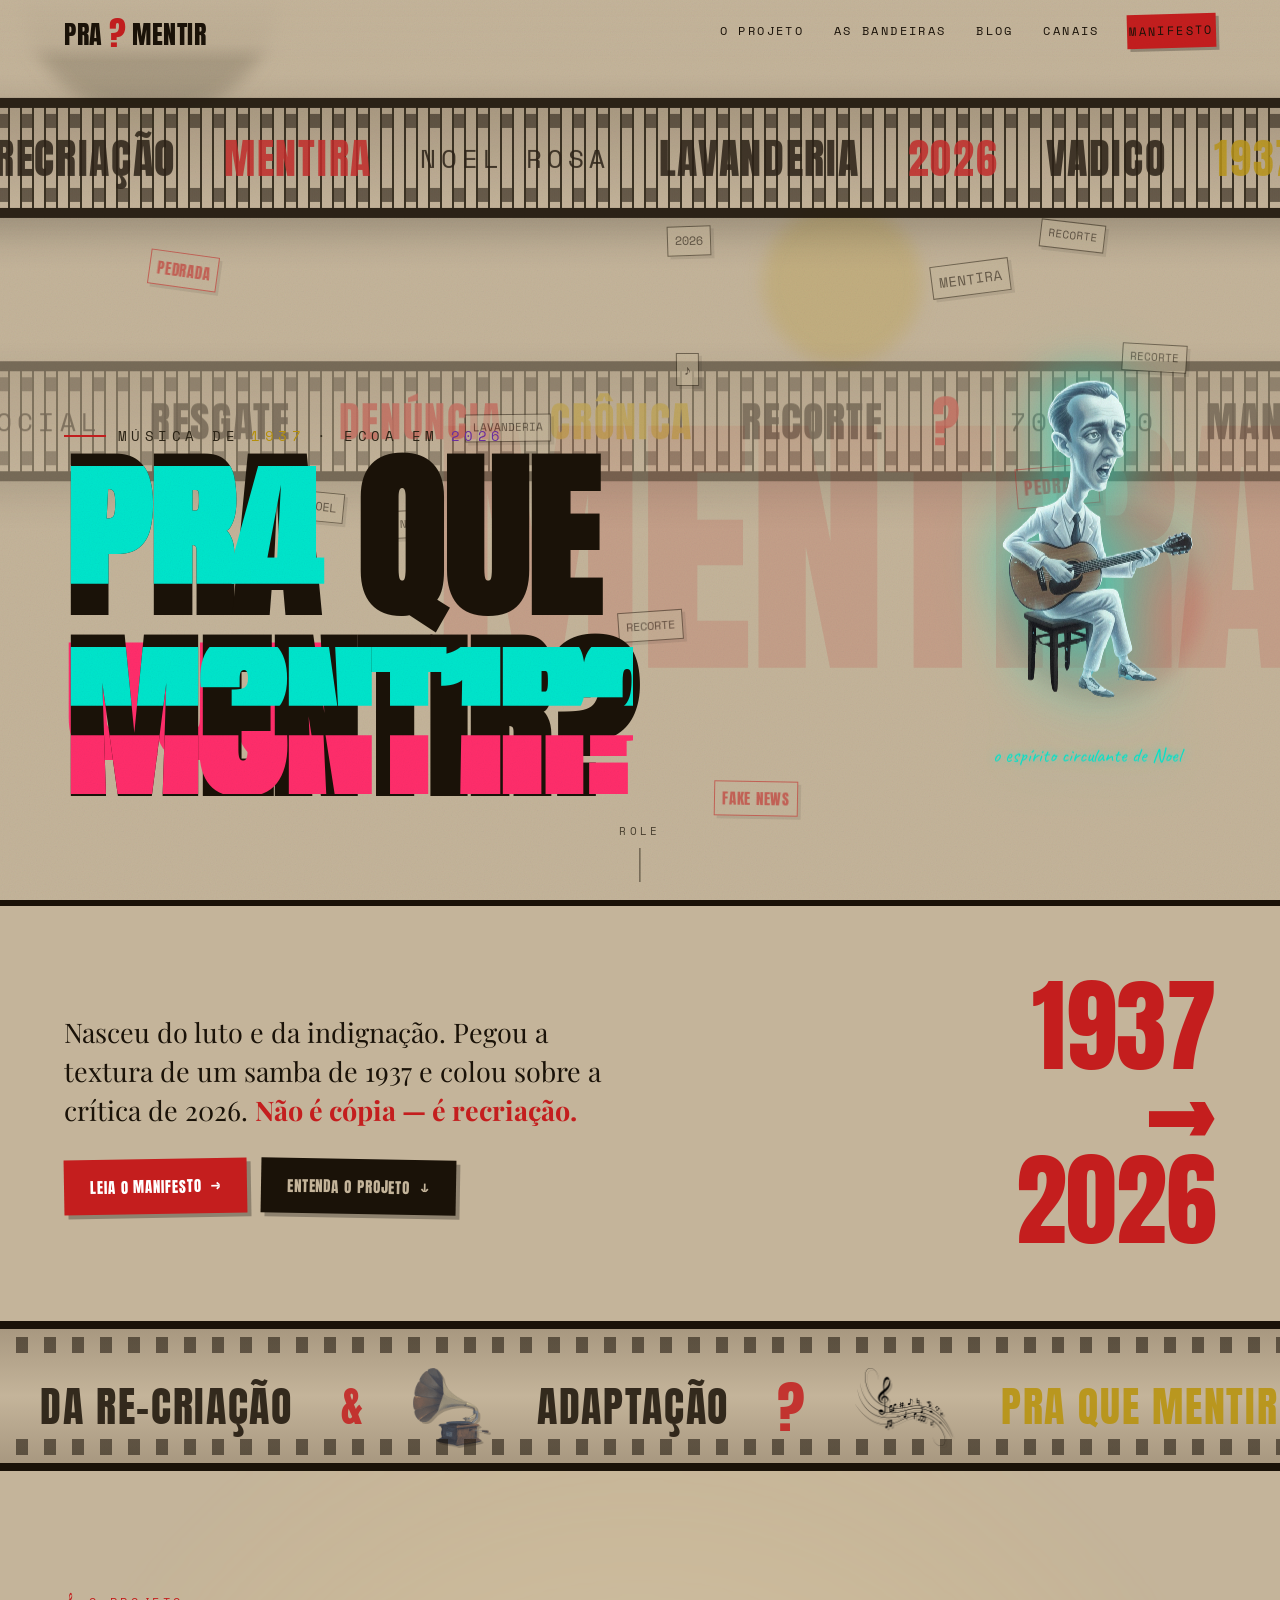
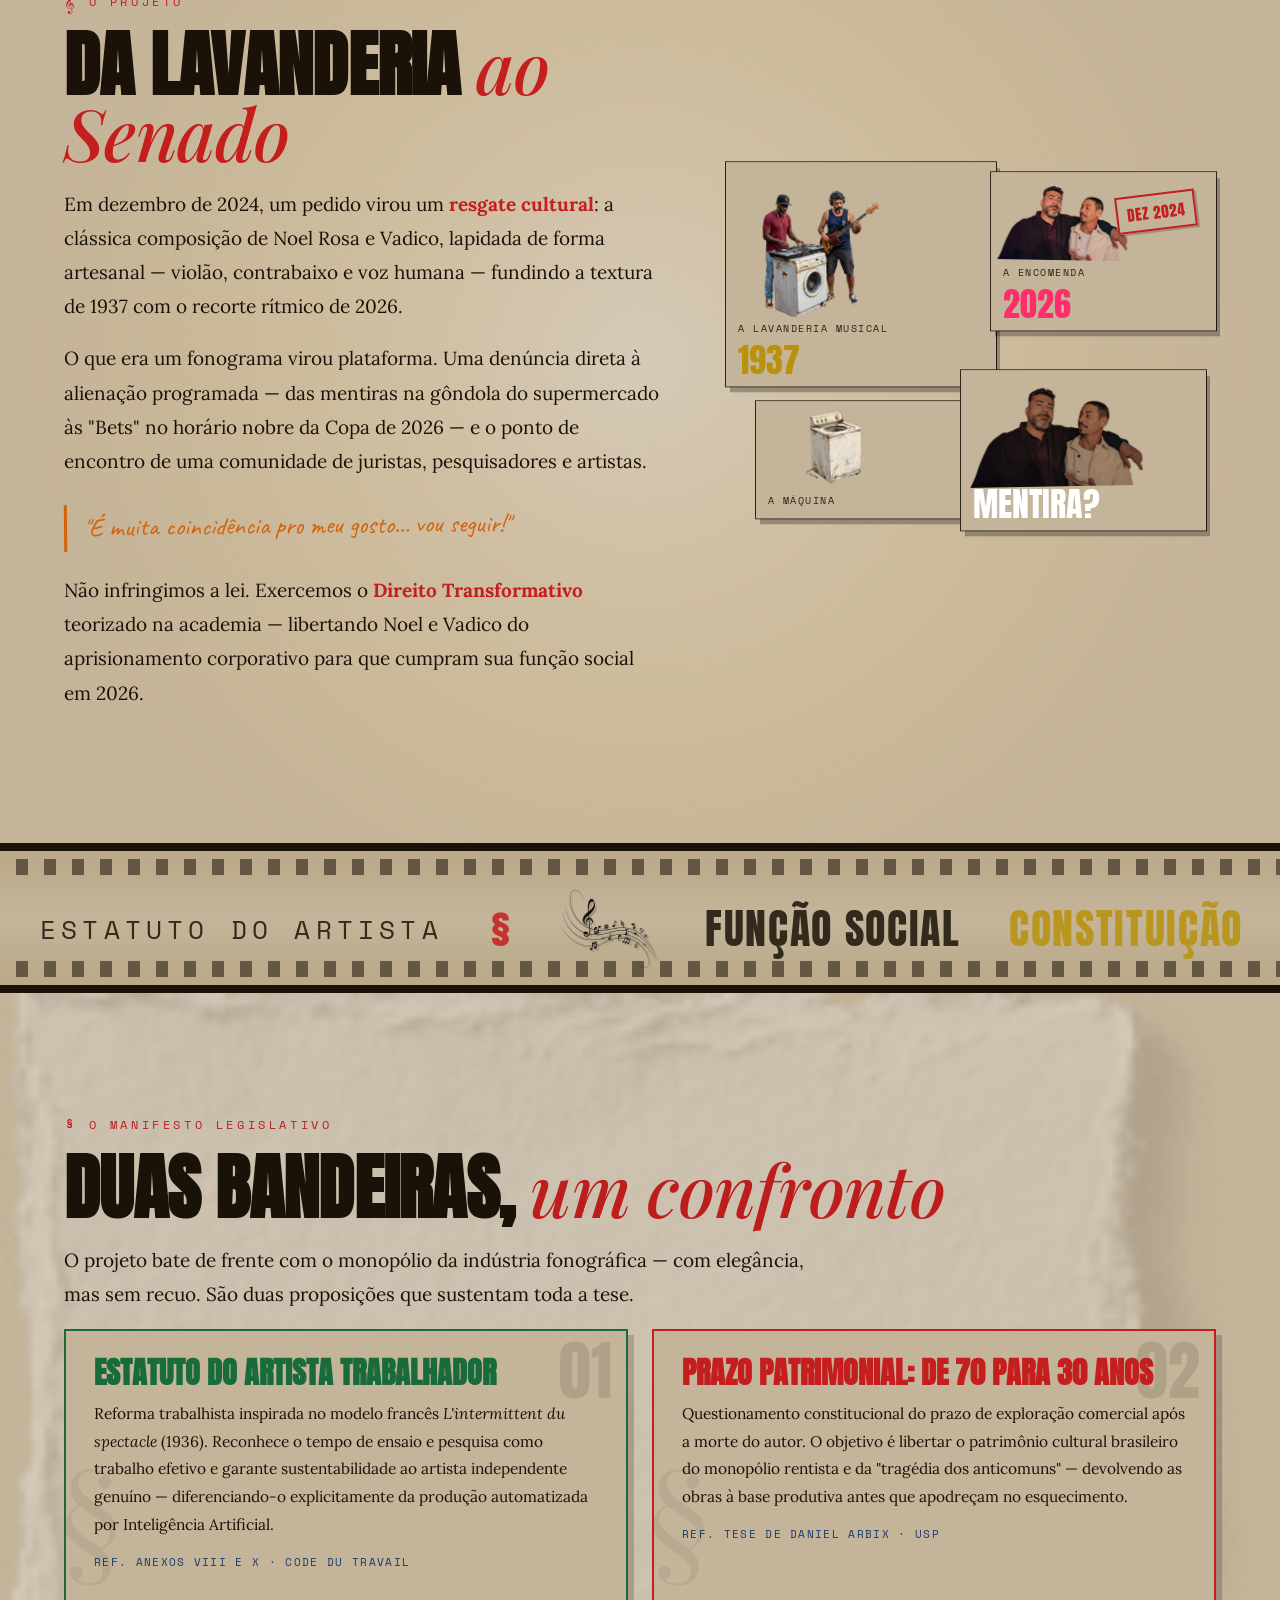
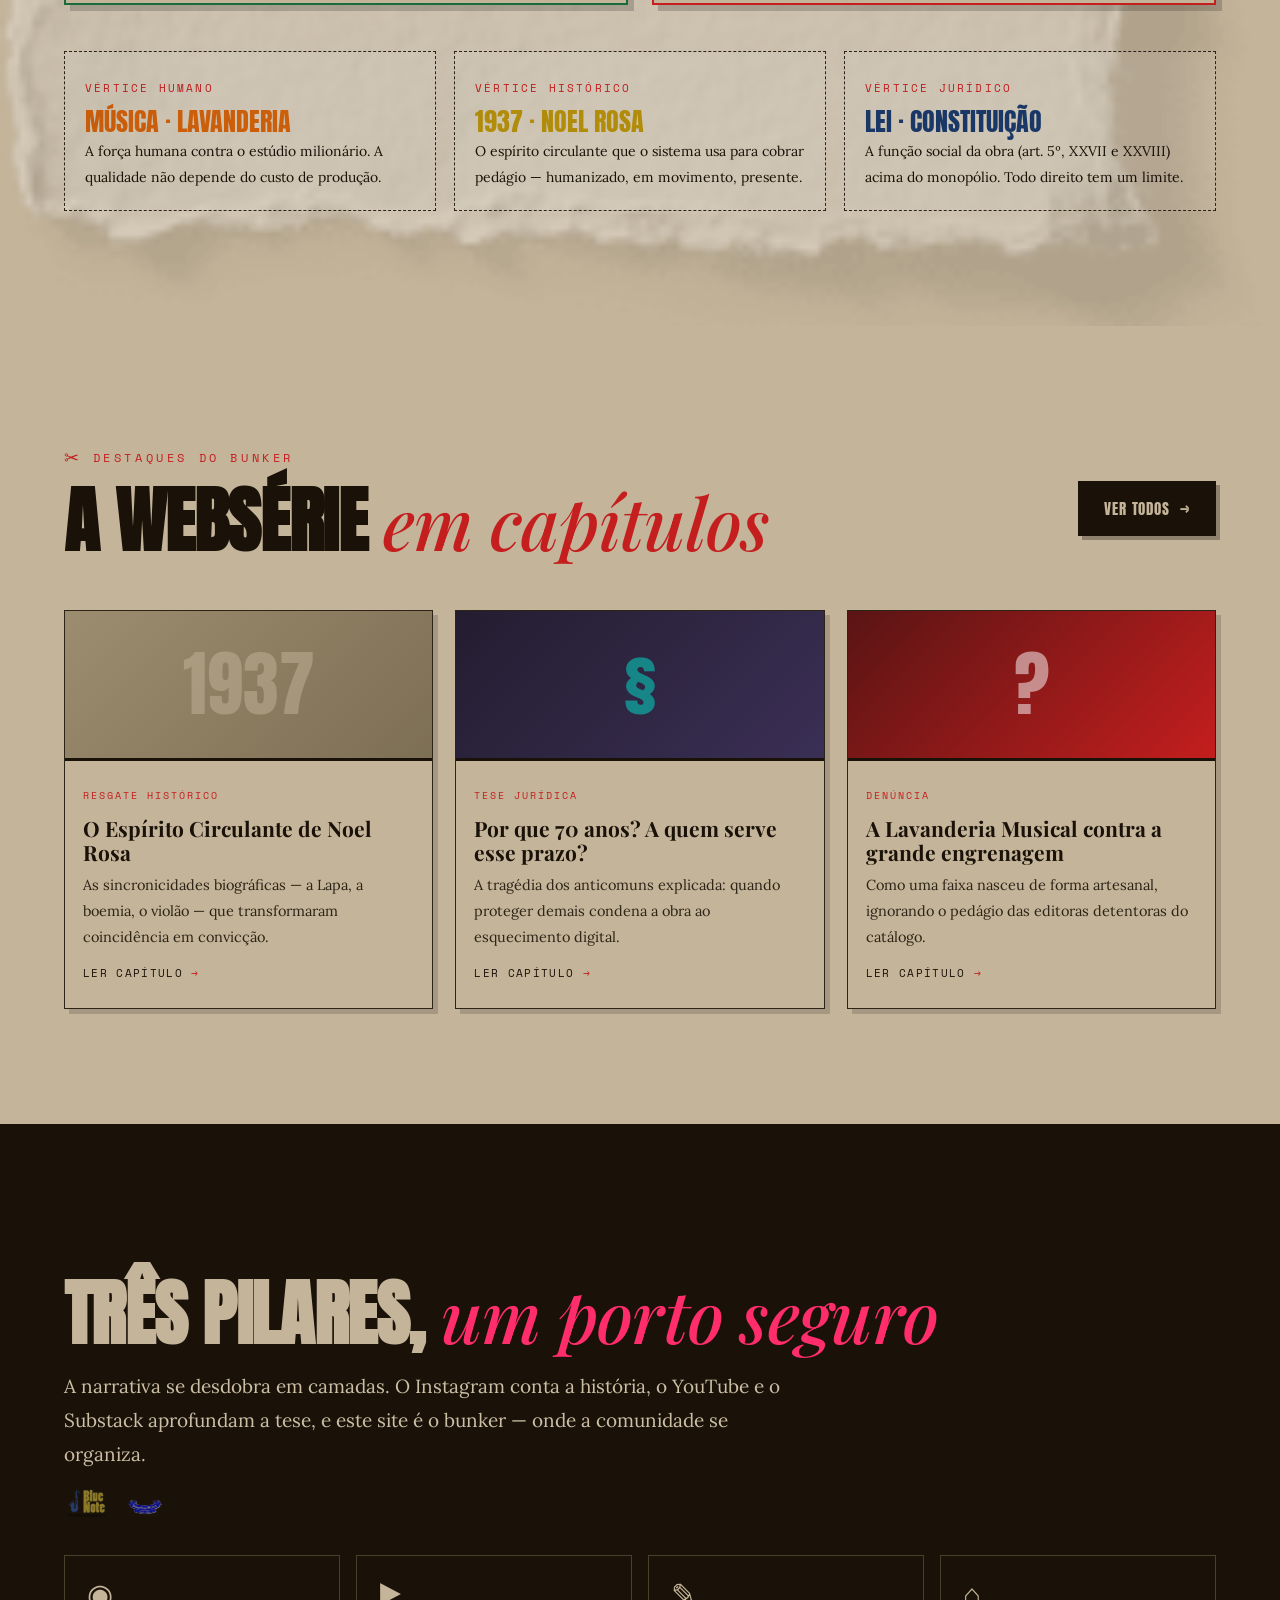
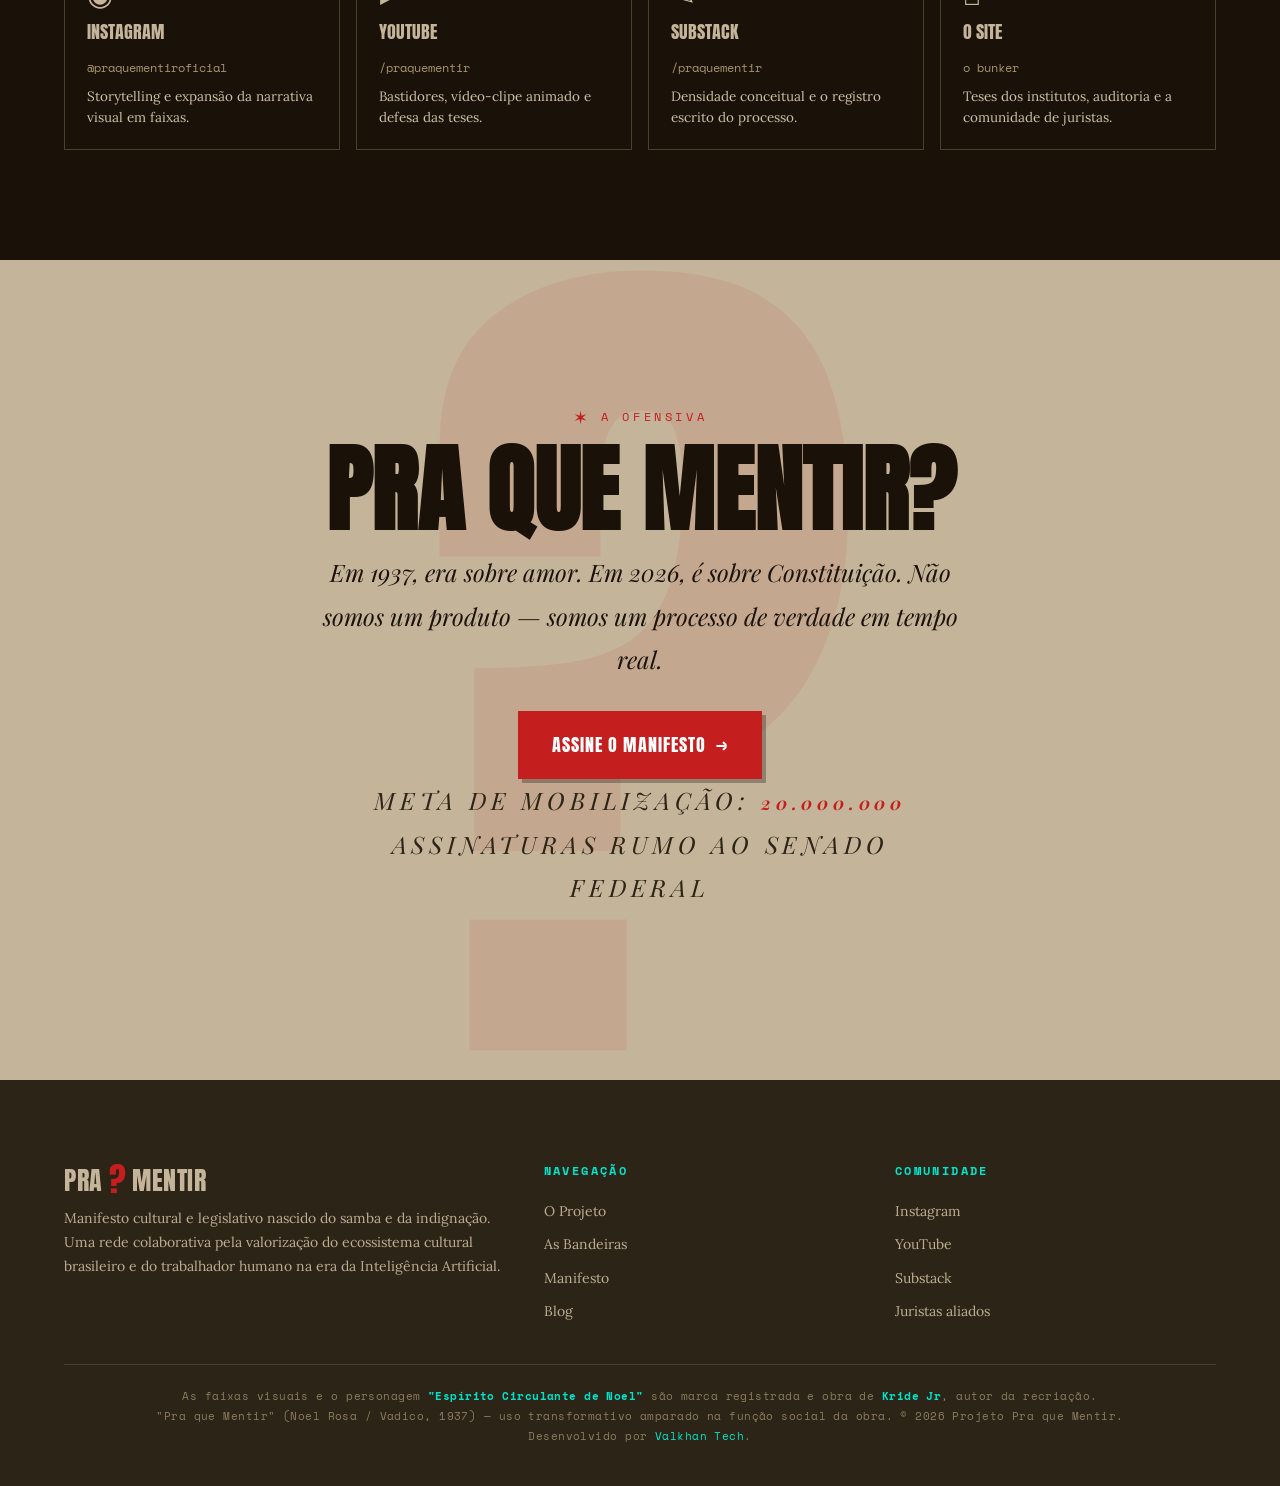
<file: index.html>
<!DOCTYPE html>
<html lang="pt-BR">
<head>
<meta charset="UTF-8">
<meta name="viewport" content="width=device-width, initial-scale=1.0">
<title>Pra que Mentir? — Música de 1937, ecoa em 2026 | Manifesto Cultural e Legislativo</title>

<!-- ============ SEO ============ -->
<meta name="description" content="Pra que Mentir? é um manifesto cultural e legislativo nascido do samba de Noel Rosa e Vadico (1937), recriado em 2026. Defende o Estatuto do Artista Trabalhador e a redução do prazo de direitos autorais de 70 para 30 anos.">
<meta name="keywords" content="Pra que Mentir, Noel Rosa, Vadico, direito autoral, domínio público, manifesto, Estatuto do Artista, Kride Jr, samba, uso transformativo, função social da obra">
<meta name="author" content="Kride Jr · Projeto Pra que Mentir">
<meta name="robots" content="index, follow, max-image-preview:large">
<link rel="canonical" href="https://praquementir.com.br/">

<!-- ============ Open Graph / GEO ============ -->
<meta property="og:type" content="website">
<meta property="og:locale" content="pt_BR">
<meta property="og:site_name" content="Pra que Mentir?">
<meta property="og:title" content="Pra que Mentir? — Música de 1937, ecoa em 2026">
<meta property="og:description" content="Manifesto cultural e legislativo. Da lavanderia ao Senado: libertar o patrimônio cultural brasileiro do monopólio rentista.">
<meta property="og:url" content="https://praquementir.com.br/">
<meta name="twitter:card" content="summary_large_image">
<meta name="twitter:title" content="Pra que Mentir? — Música de 1937, ecoa em 2026">
<meta name="twitter:description" content="Não somos um produto. Somos um processo de verdade em tempo real.">

<!-- ============ Structured Data (GEO) ============ -->
<script type="application/ld+json">
{
  "@context": "https://schema.org",
  "@type": "Organization",
  "name": "Pra que Mentir?",
  "alternateName": "Projeto Pra que Mentir",
  "url": "https://praquementir.com.br/",
  "description": "Manifesto cultural e legislativo brasileiro que defende o Estatuto do Artista Trabalhador e a redução do prazo de proteção patrimonial dos direitos autorais de 70 para 30 anos após a morte do autor.",
  "founder": { "@type": "Person", "name": "Kride Jr" },
  "sameAs": [
    "https://instagram.com/praquementiroficial",
    "https://youtube.com/@praquementiroficial",
    "https://praquementir.substack.com"
  ]
}
</script>
<script type="application/ld+json">
{
  "@context": "https://schema.org",
  "@type": "MusicComposition",
  "name": "Pra que Mentir? (Recriação 2026)",
  "composer": [
    { "@type": "Person", "name": "Noel Rosa" },
    { "@type": "Person", "name": "Vadico (Oswaldo Gogliano)" }
  ],
  "datePublished": "2026",
  "inLanguage": "pt-BR",
  "isBasedOn": "Pra que Mentir? (Noel Rosa / Vadico, 1937)",
  "about": "Uso transformativo, função social da obra, crítica à alienação e às apostas esportivas"
}
</script>
<script type="application/ld+json">
{
  "@context": "https://schema.org",
  "@type": "FAQPage",
  "mainEntity": [
    {
      "@type": "Question",
      "name": "O que é o projeto Pra que Mentir?",
      "acceptedAnswer": { "@type": "Answer", "text": "É um manifesto cultural e legislativo que parte da recriação do samba 'Pra que Mentir', de Noel Rosa e Vadico (1937), para defender a valorização do artista independente e a reforma da lei de direitos autorais no Brasil." }
    },
    {
      "@type": "Question",
      "name": "Quais são as duas bandeiras do manifesto?",
      "acceptedAnswer": { "@type": "Answer", "text": "Primeira: o Estatuto do Artista Trabalhador, inspirado no modelo francês L'intermittent du spectacle. Segunda: a redução do prazo de exploração comercial das obras de 70 para 30 anos após a morte do autor." }
    },
    {
      "@type": "Question",
      "name": "Por que 70 anos de proteção pós-morte é questionado?",
      "acceptedAnswer": { "@type": "Answer", "text": "Porque, segundo a tese de Daniel Arbix, o excesso de direitos sobre uma obra pode condená-la ao esquecimento — a chamada tragédia dos anticomuns — em vez de manter viva a memória cultural." }
    }
  ]
}
</script>

<!-- ============ Fontes ============ -->
<link rel="preconnect" href="https://fonts.googleapis.com">
<link rel="preconnect" href="https://fonts.gstatic.com" crossorigin>
<link href="https://fonts.googleapis.com/css2?family=Anton&family=Bebas+Neue&family=Caveat:wght@500;700&family=Lora:ital,wght@0,400;0,500;1,400&family=Playfair+Display:ital,wght@0,500;0,700;0,900;1,500&family=Space+Mono:wght@400;700&display=swap" rel="stylesheet">
<link rel="stylesheet" href="./css/main.css">

</head>
<body>

<!-- ===================== NAV ===================== -->
<nav class="nav" aria-label="Navegação principal">
  <a href="#topo" class="brand" aria-label="Pra que Mentir, página inicial">PRA<span class="q">?</span>MENTIR</a>
  <div class="nav-links">
    <a href="#projeto">O Projeto</a>
    <a href="#bandeiras">As Bandeiras</a>
    <a href="#blog">Blog</a>
    <a href="#canais">Canais</a>
    <a href="manifesto.html" class="nav-cta">Manifesto</a>
  </div>
</nav>

<!-- ===================== HERÓI ===================== -->
<header class="hero" id="topo">
  <div class="hero-bg-layer" data-parallax="0.15" aria-hidden="true">
    <span class="stain" style="width:260px;height:260px;background:var(--carvao);top:8%;left:6%"></span>
    <span class="stain" style="width:200px;height:200px;background:var(--vermelho);bottom:14%;right:10%"></span>
    <span class="stain" style="width:160px;height:160px;background:var(--dourado);top:40%;right:30%"></span>
  </div>

  <div class="mentira-ghost" data-parallax="0.06" aria-hidden="true">MENTIRA</div>

  <!-- Tiras diagonais (assinatura) -->
  <div class="diag-strip diag-1" data-parallax="0.1" aria-hidden="true">
    <div class="strip-run">
      <span class="strip-word gold">1937</span><span class="strip-word q">?</span>
      <span class="strip-word">RECRIAÇÃO</span><span class="strip-word red">MENTIRA</span>
      <span class="strip-word mono">NOEL ROSA</span><span class="strip-word">LAVANDERIA</span>
      <span class="strip-word red">2026</span><span class="strip-word">VADICO</span>
      <span class="strip-word gold">1937</span><span class="strip-word q">?</span>
      <span class="strip-word">RECRIAÇÃO</span><span class="strip-word red">MENTIRA</span>
      <span class="strip-word mono">NOEL ROSA</span><span class="strip-word">LAVANDERIA</span>
      <span class="strip-word red">2026</span><span class="strip-word">VADICO</span>
    </div>
  </div>
  <div class="diag-strip diag-2" data-parallax="0.14" aria-hidden="true">
    <div class="strip-run">
      <span class="strip-word mono">§ FUNÇÃO SOCIAL</span><span class="strip-word">RESGATE</span>
      <span class="strip-word red">DENÚNCIA</span><span class="strip-word gold">CRÔNICA</span>
      <span class="strip-word">RECORTE</span><span class="strip-word q">?</span>
      <span class="strip-word mono">70 → 30</span><span class="strip-word">MANIFESTO</span>
      <span class="strip-word mono">§ FUNÇÃO SOCIAL</span><span class="strip-word">RESGATE</span>
      <span class="strip-word red">DENÚNCIA</span><span class="strip-word gold">CRÔNICA</span>
      <span class="strip-word">RECORTE</span><span class="strip-word q">?</span>
      <span class="strip-word mono">70 → 30</span><span class="strip-word">MANIFESTO</span>
    </div>
  </div>

  <div class="hero-inner">
    <div class="hero-grid">
      <div>
        <span class="kicker">Música de <span class="y1937">1937</span> · ecoa em <span class="y2026">2026</span></span>
        <h1>
          <span class="glitch" data-text="PR4 QU3">PRA QUE</span><span class="que">&nbsp;</span><span class="glitch mentir" data-text="M3NT1R?">MENTIR?</span>
        </h1>
      </div>

      <!-- ESPÍRITO CIRCULANTE — imagem real (marca registrada Kride Jr) -->
      <figure class="spirit-wrap" data-parallax="0.08">
        <img class="spirit-svg spirit-real"
             src="./img/espirito-circulante-noel-rosa.png"
             alt="Espírito Circulante de Noel Rosa tocando violão — personagem do projeto"
             loading="eager" decoding="async">
        <figcaption class="spirit-tag">o espírito circulante de Noel</figcaption>
      </figure>
    </div>
  </div>

  <!-- Scatter híbrido: imagens reais (ui_ + ilu_ pequenos) + scraps tipográficos via JS -->
  <div id="hero-scatter" data-scatter-pool="ui,ilu" data-scatter-count="8"
       data-scatter-priority="low" aria-hidden="true"
       style="position:absolute;inset:0;z-index:2;pointer-events:none;overflow:hidden"></div>

  <div class="scroll-cue" aria-hidden="true"><span>role</span><span class="line"></span></div>
</header>

<!-- ===================== HERO INTRO — seção limpa ===================== -->
<div class="hero-intro">
  <div class="hero-intro-inner">
    <div class="reveal">
      <p class="hero-lead">Nasceu do luto e da indignação. Pegou a textura de um samba de 1937 e colou sobre a crítica de 2026. <b>Não é cópia — é recriação.</b></p>
      <div class="hero-actions">
        <a href="manifesto.html" class="btn btn-red">Leia o Manifesto <span class="arr">→</span></a>
        <a href="#projeto" class="btn btn-ink">Entenda o Projeto <span class="arr">↓</span></a>
      </div>
    </div>
    <div class="hero-intro-deco reveal" aria-hidden="true">1937<br>→<br>2026</div>
  </div>
</div>

<!-- ===================== DIVISOR FAIXA ===================== -->
<div class="faixa-divider" aria-hidden="true" data-strip-pool="hist,ins,logo">
  <div class="strip-run">
    <span class="strip-word">DA RE-CRIAÇÃO</span><span class="strip-word red">&</span><span class="strip-word">ADAPTAÇÃO</span>
    <span class="strip-word q">?</span><span class="strip-word gold">PRA QUE MENTIR</span>
    <span class="strip-word mono">EM NOVO ESTILO</span><span class="strip-word red">PEDRADA NO SISTEMA</span>
    <span class="strip-word">DA RE-CRIAÇÃO</span><span class="strip-word red">&</span><span class="strip-word">ADAPTAÇÃO</span>
    <span class="strip-word q">?</span><span class="strip-word gold">PRA QUE MENTIR</span>
    <span class="strip-word mono">EM NOVO ESTILO</span><span class="strip-word red">PEDRADA NO SISTEMA</span>
  </div>
</div>

<!-- ===================== O PROJETO ===================== -->
<section class="section" id="projeto" data-bg-pool="tex" data-bg-tone="sepia">
  <div class="projeto">
    <div class="reveal">
      <span class="eyebrow"><span class="sym">𝄞</span> O Projeto</span>
      <h2 class="h2">Da lavanderia <span class="ital">ao Senado</span></h2>
      <p class="lead-p">Em dezembro de 2024, um pedido virou um <strong>resgate cultural</strong>: a clássica composição de Noel Rosa e Vadico, lapidada de forma artesanal — violão, contrabaixo e voz humana — fundindo a textura de 1937 com o recorte rítmico de 2026.</p>
      <p class="lead-p">O que era um fonograma virou plataforma. Uma denúncia direta à alienação programada — das mentiras na gôndola do supermercado às "Bets" no horário nobre da Copa de 2026 — e o ponto de encontro de uma comunidade de juristas, pesquisadores e artistas.</p>
      <p class="aside-note">"É muita coincidência pro meu gosto… vou seguir!"</p>
      <p class="lead-p">Não infringimos a lei. Exercemos o <strong>Direito Transformativo</strong> teorizado na academia — libertando Noel e Vadico do aprisionamento corporativo para que cumpram sua função social em 2026.</p>
    </div>
    <div class="collage reveal" data-parallax="0.05" aria-hidden="true">
      <div class="collage-notes" id="collage-notes"></div>
      <!-- Foto 1: Kride na lavanderia — quadrada 150×150, roda esquerda -->
      <div class="foto f1">
        <img data-asset="art_kride-lavanderia_01" alt="">
        <span class="lbl">A Lavanderia Musical</span>
        <span class="big">1937</span>
      </div>
      <!-- Foto 2: Dupla Kride + Marcos — landscape 149×84 -->
      <div class="foto f2">
        <img data-asset="art_kride-marcos-braga-dupla_01" alt="">
        <span class="lbl">A encomenda</span>
        <span class="big">2026</span>
      </div>
      <!-- Foto 3: Máquina de lavar — landscape 149×83 -->
      <div class="foto f3">
        <img data-asset="ins_lavanderia-maquina_01" alt="">
        <span class="lbl">A máquina</span>
      </div>
      <!-- Foto 4: Kride retrato — landscape 199×112 -->
      <div class="foto f4">
        <img data-asset="art_kride-retrato_01" alt="" style="filter:grayscale(30%)">
        <span class="big">MENTIRA?</span>
      </div>
      <!-- Carimbo tipográfico flutuante -->
      <span class="collage-stamp" style="top:6%;right:4%">DEZ 2024</span>
    </div>
  </div>
</section>

<!-- ===================== DIVISOR FAIXA ALT ===================== -->
<div class="faixa-divider alt" aria-hidden="true" data-strip-pool="jur,ins">
  <div class="strip-run">
    <span class="strip-word mono">ESTATUTO DO ARTISTA</span><span class="strip-word red">§</span>
    <span class="strip-word">FUNÇÃO SOCIAL</span><span class="strip-word gold">CONSTITUIÇÃO</span>
    <span class="strip-word mono">70 → 30 ANOS</span><span class="strip-word q">?</span>
    <span class="strip-word mono">ESTATUTO DO ARTISTA</span><span class="strip-word red">§</span>
    <span class="strip-word">FUNÇÃO SOCIAL</span><span class="strip-word gold">CONSTITUIÇÃO</span>
    <span class="strip-word mono">70 → 30 ANOS</span><span class="strip-word q">?</span>
  </div>
</div>

<!-- ===================== AS BANDEIRAS ===================== -->
<section class="section" id="bandeiras" data-bg-pool="tex" data-bg-tone="rasgado">
  <span class="eyebrow reveal"><span class="sym">§</span> O Manifesto Legislativo</span>
  <h2 class="h2 reveal">Duas bandeiras, <span class="ital">um confronto</span></h2>
  <p class="lead-p reveal">O projeto bate de frente com o monopólio da indústria fonográfica — com elegância, mas sem recuo. São duas proposições que sustentam toda a tese.</p>

  <div class="bandeiras">
    <article class="bandeira b1 reveal">
      <span class="num">01</span>
      <h3>Estatuto do Artista Trabalhador</h3>
      <p>Reforma trabalhista inspirada no modelo francês <em>L'intermittent du spectacle</em> (1936). Reconhece o tempo de ensaio e pesquisa como trabalho efetivo e garante sustentabilidade ao artista independente genuíno — diferenciando-o explicitamente da produção automatizada por Inteligência Artificial.</p>
      <span class="tagref">Ref. Anexos VIII e X · Code du Travail</span>
    </article>
    <article class="bandeira b2 reveal">
      <span class="num">02</span>
      <h3>Prazo Patrimonial: de 70 para 30 anos</h3>
      <p>Questionamento constitucional do prazo de exploração comercial após a morte do autor. O objetivo é libertar o patrimônio cultural brasileiro do monopólio rentista e da "tragédia dos anticomuns" — devolvendo as obras à base produtiva antes que apodreçam no esquecimento.</p>
      <span class="tagref">Ref. Tese de Daniel Arbix · USP</span>
    </article>
  </div>

  <!-- Triângulo Visual-Manifesto -->
  <div class="triangle" role="list" aria-label="O triângulo visual do manifesto">
    <div class="vertex v-hum reveal" role="listitem">
      <span class="v-k">Vértice Humano</span>
      <div class="v-t">Música · Lavanderia</div>
      <p class="v-d">A força humana contra o estúdio milionário. A qualidade não depende do custo de produção.</p>
    </div>
    <div class="vertex v-his reveal" role="listitem">
      <span class="v-k">Vértice Histórico</span>
      <div class="v-t">1937 · Noel Rosa</div>
      <p class="v-d">O espírito circulante que o sistema usa para cobrar pedágio — humanizado, em movimento, presente.</p>
    </div>
    <div class="vertex v-jur reveal" role="listitem">
      <span class="v-k">Vértice Jurídico</span>
      <div class="v-t">Lei · Constituição</div>
      <p class="v-d">A função social da obra (art. 5º, XXVII e XXVIII) acima do monopólio. Todo direito tem um limite.</p>
    </div>
  </div>
</section>

<!-- ===================== BLOG ===================== -->
<section class="section" id="blog">
  <div class="blog-head">
    <div class="reveal">
      <span class="eyebrow"><span class="sym">✂</span> Destaques do Bunker</span>
      <h2 class="h2">A websérie <span class="ital">em capítulos</span></h2>
    </div>
    <a href="blog.html" class="btn btn-ink reveal" style="align-self:center">Ver todos <span class="arr">→</span></a>
  </div>

  <div class="blog-grid">
    <a href="blog.html" class="post p-a reveal">
      <div class="thumb"><span class="glyph">1937</span></div>
      <div class="body">
        <span class="cat">Resgate Histórico</span>
        <h3>O Espírito Circulante de Noel Rosa</h3>
        <p class="excerpt">As sincronicidades biográficas — a Lapa, a boemia, o violão — que transformaram coincidência em convicção.</p>
        <span class="read">Ler capítulo <span class="arr">→</span></span>
      </div>
    </a>

    <a href="blog.html" class="post p-b reveal">
      <span class="soon">Em breve</span>
      <div class="thumb"><span class="glyph">§</span></div>
      <div class="body">
        <span class="cat">Tese Jurídica</span>
        <h3>Por que 70 anos? A quem serve esse prazo?</h3>
        <p class="excerpt">A tragédia dos anticomuns explicada: quando proteger demais condena a obra ao esquecimento digital.</p>
        <span class="read">Ler capítulo <span class="arr">→</span></span>
      </div>
    </a>

    <a href="blog.html" class="post p-c reveal">
      <span class="soon">Em breve</span>
      <div class="thumb"><span class="glyph">?</span></div>
      <div class="body">
        <span class="cat">Denúncia</span>
        <h3>A Lavanderia Musical contra a grande engrenagem</h3>
        <p class="excerpt">Como uma faixa nasceu de forma artesanal, ignorando o pedágio das editoras detentoras do catálogo.</p>
        <span class="read">Ler capítulo <span class="arr">→</span></span>
      </div>
    </a>
  </div>
</section>

<!-- ===================== CANAIS OFICIAIS ===================== -->
<section class="canais-sec" id="canais">
  <div class="section" style="padding-top:clamp(64px,9vw,110px);padding-bottom:clamp(64px,9vw,110px)">
    <span class="eyebrow reveal"><span class="sym">◎</span> Canais Oficiais</span>
    <h2 class="h2 reveal">Três pilares, <span class="ital">um porto seguro</span></h2>
    <p class="lead-p reveal">A narrativa se desdobra em camadas. O Instagram conta a história, o YouTube e o Substack aprofundam a tese, e este site é o bunker — onde a comunidade se organiza.</p>

    <!-- Logos de parceiros -->
    <div style="display:flex;gap:20px;align-items:center;margin-bottom:22px;opacity:.7">
      <img data-asset="logo_blue-note-alt_01" alt="Blue Note — parceiro do projeto Pra que Mentir" style="height:36px;width:auto;filter:invert(1) brightness(0.8)">
      <img data-asset="logo_bourbon-street-alt_01" alt="Bourbon Street Music Club — parceiro do projeto Pra que Mentir" style="height:36px;width:auto;filter:invert(1) brightness(0.8)">
    </div>

    <div class="canais">
      <a href="https://instagram.com/praquementiroficial" class="canal insta reveal" target="_blank" rel="noopener">
        <span class="ic">◉</span><span class="nm">Instagram</span>
        <span class="at">@praquementiroficial</span>
        <span class="desc">Storytelling e expansão da narrativa visual em faixas.</span>
      </a>
      <a href="https://youtube.com/@praquementiroficial" class="canal yt reveal" target="_blank" rel="noopener">
        <span class="ic">▶</span><span class="nm">YouTube</span>
        <span class="at">/praquementir</span>
        <span class="desc">Bastidores, vídeo-clipe animado e defesa das teses.</span>
      </a>
      <a href="https://praquementir.substack.com" class="canal sub reveal" target="_blank" rel="noopener">
        <span class="ic">✎</span><span class="nm">Substack</span>
        <span class="at">/praquementir</span>
        <span class="desc">Densidade conceitual e o registro escrito do processo.</span>
      </a>
      <a href="manifesto.html" class="canal site reveal">
        <span class="ic">⌂</span><span class="nm">O Site</span>
        <span class="at">o bunker</span>
        <span class="desc">Teses dos institutos, auditoria e a comunidade de juristas.</span>
      </a>
    </div>
  </div>
</section>

<!-- ===================== CTA MANIFESTO ===================== -->
<section class="cta-sec" data-bg-pool="den" data-bg-tone="dark">
  <span class="big-q" aria-hidden="true">?</span>
  <div class="cta-inner">
    <span class="eyebrow reveal" style="justify-content:center"><span class="sym">✶</span> A Ofensiva</span>
    <h2 class="reveal">Pra que mentir?</h2>
    <p class="reveal">Em 1937, era sobre amor. Em 2026, é sobre Constituição. Não somos um produto — somos um processo de verdade em tempo real.</p>
    <a href="manifesto.html" class="btn btn-red reveal" style="font-size:18px;padding:18px 34px">Assine o Manifesto <span class="arr">→</span></a>
    <p class="count reveal">Meta de mobilização: <b>20.000.000</b> assinaturas rumo ao Senado Federal</p>
  </div>
</section>

<!-- ===================== RODAPÉ ===================== -->
<footer>
  <div class="foot-grid">
    <div>
      <div class="brand">PRA<span class="q">?</span>MENTIR</div>
      <p>Manifesto cultural e legislativo nascido do samba e da indignação. Uma rede colaborativa pela valorização do ecossistema cultural brasileiro e do trabalhador humano na era da Inteligência Artificial.</p>
    </div>
    <div class="foot-col">
      <h4>Navegação</h4>
      <a href="#projeto">O Projeto</a>
      <a href="#bandeiras">As Bandeiras</a>
      <a href="manifesto.html">Manifesto</a>
      <a href="blog.html">Blog</a>
    </div>
    <div class="foot-col">
      <h4>Comunidade</h4>
      <a href="https://instagram.com/praquementiroficial" target="_blank" rel="noopener">Instagram</a>
      <a href="https://youtube.com/@praquementiroficial" target="_blank" rel="noopener">YouTube</a>
      <a href="https://praquementir.substack.com" target="_blank" rel="noopener">Substack</a>
      <a href="manifesto.html">Juristas aliados</a>
    </div>
  </div>
  <div class="tm">
    As faixas visuais e o personagem <b>"Espírito Circulante de Noel"</b> são marca registrada e obra de <b>Kride Jr</b>, autor da recriação.<br>
    "Pra que Mentir" (Noel Rosa / Vadico, 1937) — uso transformativo amparado na função social da obra. © 2026 Projeto Pra que Mentir.<br>
    Desenvolvido por <a href="https://valkhan.com.br?utm_source=praquementir.com.br" target="_blank" rel="noopener">Valkhan Tech</a>.
  </div>
</footer>

<script src="./js/assets-loader.js" defer></script>
<script src="./js/main.js" defer></script>
</body>
</html>
</file>
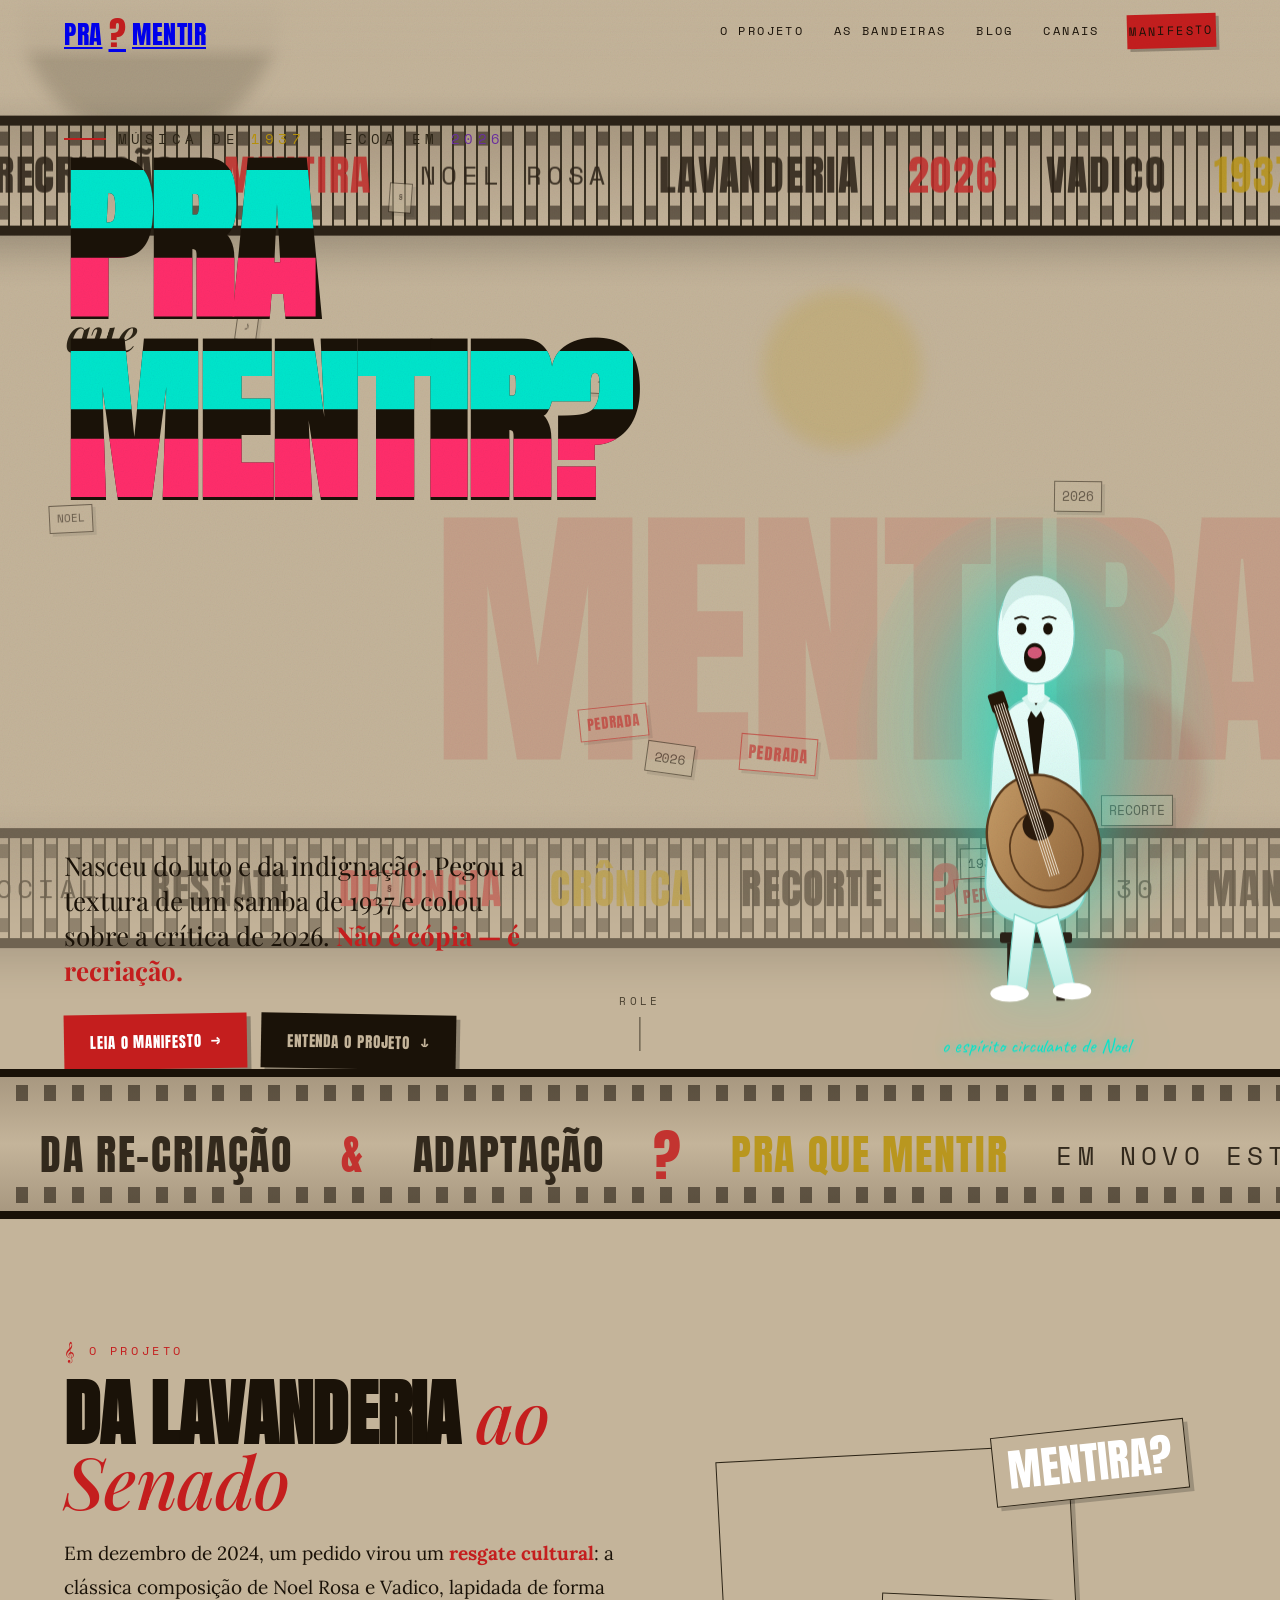
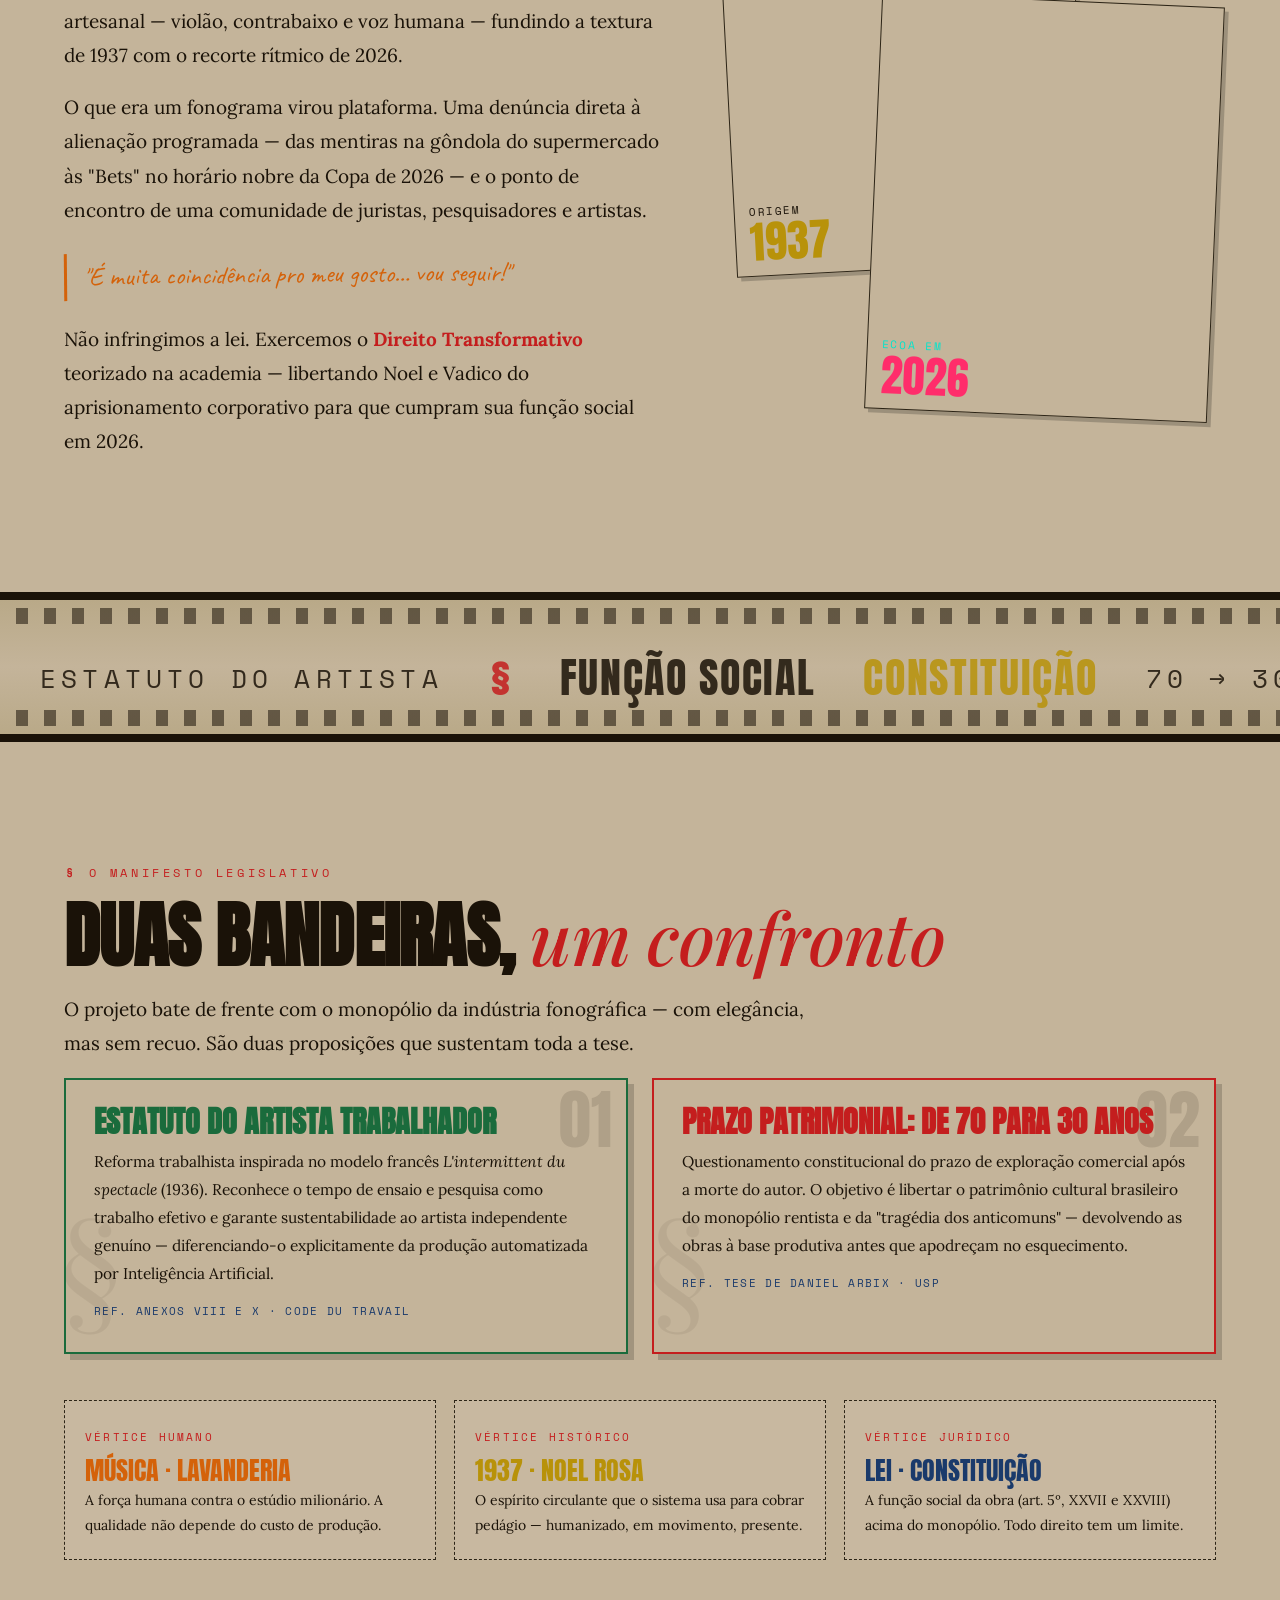
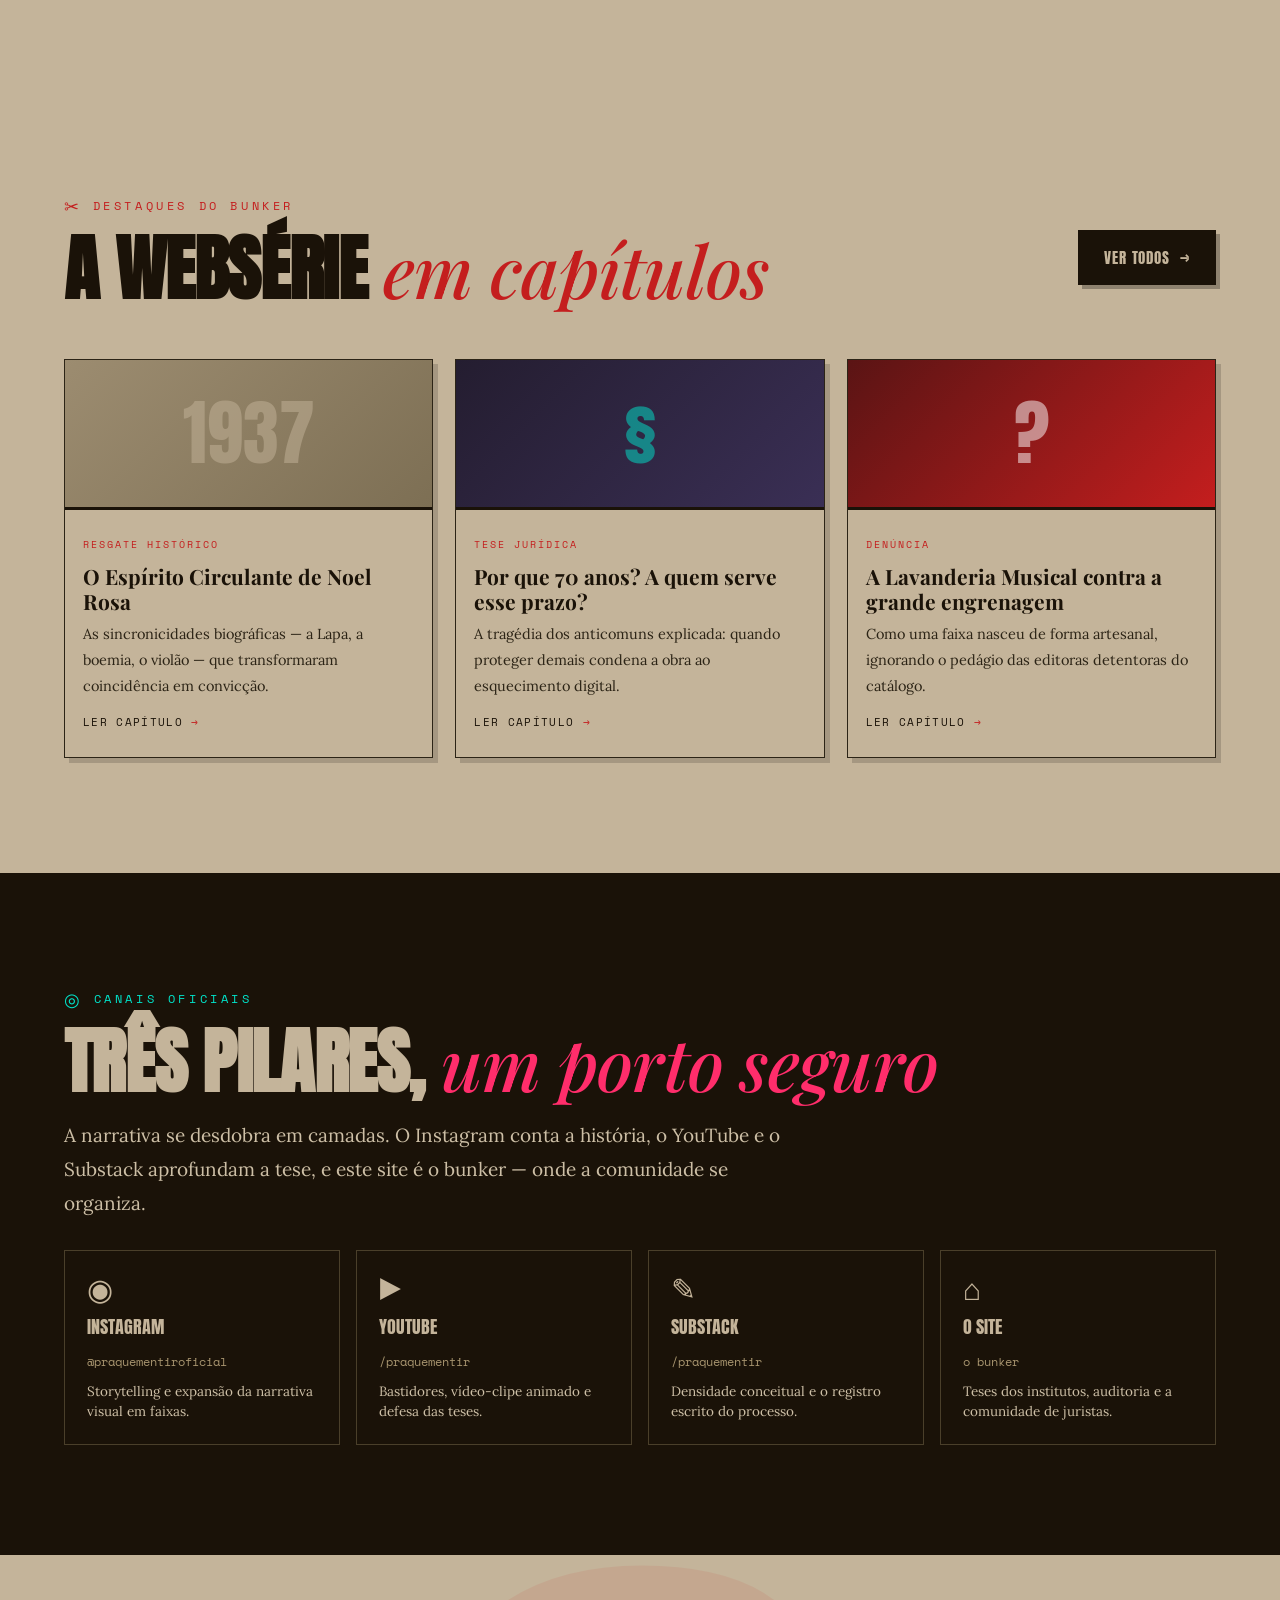
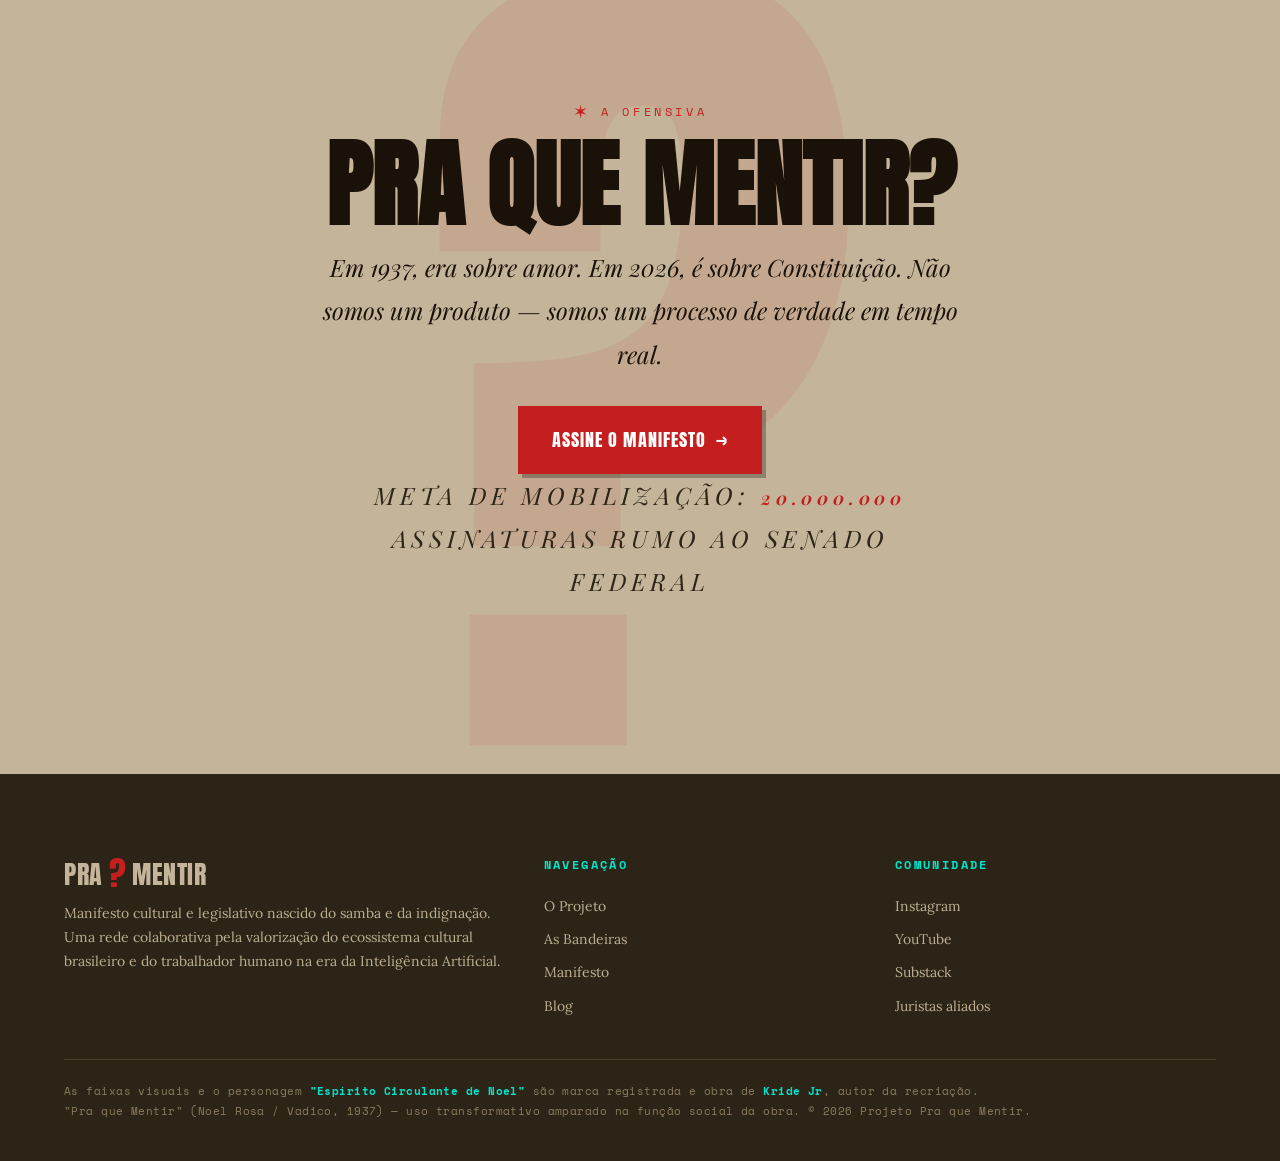
<file: index2.html>
<!DOCTYPE html>
<html lang="pt-BR">
<head>
<meta charset="UTF-8">
<meta name="viewport" content="width=device-width, initial-scale=1.0">
<title>Pra que Mentir? — Música de 1937, ecoa em 2026 | Manifesto Cultural e Legislativo</title>

<!-- ============ SEO ============ -->
<meta name="description" content="Pra que Mentir? é um manifesto cultural e legislativo nascido do samba de Noel Rosa e Vadico (1937), recriado em 2026. Defende o Estatuto do Artista Trabalhador e a redução do prazo de direitos autorais de 70 para 30 anos.">
<meta name="keywords" content="Pra que Mentir, Noel Rosa, Vadico, direito autoral, domínio público, manifesto, Estatuto do Artista, Kride Jr, samba, uso transformativo, função social da obra">
<meta name="author" content="Kride Jr · Projeto Pra que Mentir">
<meta name="robots" content="index, follow, max-image-preview:large">
<link rel="canonical" href="https://praquementir.com.br/">

<!-- ============ Open Graph / GEO ============ -->
<meta property="og:type" content="website">
<meta property="og:locale" content="pt_BR">
<meta property="og:site_name" content="Pra que Mentir?">
<meta property="og:title" content="Pra que Mentir? — Música de 1937, ecoa em 2026">
<meta property="og:description" content="Manifesto cultural e legislativo. Da lavanderia ao Senado: libertar o patrimônio cultural brasileiro do monopólio rentista.">
<meta property="og:url" content="https://praquementir.com.br/">
<meta name="twitter:card" content="summary_large_image">
<meta name="twitter:title" content="Pra que Mentir? — Música de 1937, ecoa em 2026">
<meta name="twitter:description" content="Não somos um produto. Somos um processo de verdade em tempo real.">

<!-- ============ Structured Data (GEO) ============ -->
<script type="application/ld+json">
{
  "@context": "https://schema.org",
  "@type": "Organization",
  "name": "Pra que Mentir?",
  "alternateName": "Projeto Pra que Mentir",
  "url": "https://praquementir.com.br/",
  "description": "Manifesto cultural e legislativo brasileiro que defende o Estatuto do Artista Trabalhador e a redução do prazo de proteção patrimonial dos direitos autorais de 70 para 30 anos após a morte do autor.",
  "founder": { "@type": "Person", "name": "Kride Jr" },
  "sameAs": [
    "https://instagram.com/praquementiroficial",
    "https://youtube.com/@praquementiroficial",
    "https://praquementir.substack.com"
  ]
}
</script>
<script type="application/ld+json">
{
  "@context": "https://schema.org",
  "@type": "MusicComposition",
  "name": "Pra que Mentir? (Recriação 2026)",
  "composer": [
    { "@type": "Person", "name": "Noel Rosa" },
    { "@type": "Person", "name": "Vadico (Oswaldo Gogliano)" }
  ],
  "datePublished": "2026",
  "inLanguage": "pt-BR",
  "isBasedOn": "Pra que Mentir? (Noel Rosa / Vadico, 1937)",
  "about": "Uso transformativo, função social da obra, crítica à alienação e às apostas esportivas"
}
</script>
<script type="application/ld+json">
{
  "@context": "https://schema.org",
  "@type": "FAQPage",
  "mainEntity": [
    {
      "@type": "Question",
      "name": "O que é o projeto Pra que Mentir?",
      "acceptedAnswer": { "@type": "Answer", "text": "É um manifesto cultural e legislativo que parte da recriação do samba 'Pra que Mentir', de Noel Rosa e Vadico (1937), para defender a valorização do artista independente e a reforma da lei de direitos autorais no Brasil." }
    },
    {
      "@type": "Question",
      "name": "Quais são as duas bandeiras do manifesto?",
      "acceptedAnswer": { "@type": "Answer", "text": "Primeira: o Estatuto do Artista Trabalhador, inspirado no modelo francês L'intermittent du spectacle. Segunda: a redução do prazo de exploração comercial das obras de 70 para 30 anos após a morte do autor." }
    },
    {
      "@type": "Question",
      "name": "Por que 70 anos de proteção pós-morte é questionado?",
      "acceptedAnswer": { "@type": "Answer", "text": "Porque, segundo a tese de Daniel Arbix, o excesso de direitos sobre uma obra pode condená-la ao esquecimento — a chamada tragédia dos anticomuns — em vez de manter viva a memória cultural." }
    }
  ]
}
</script>

<!-- ============ Fontes ============ -->
<link rel="preconnect" href="https://fonts.googleapis.com">
<link rel="preconnect" href="https://fonts.gstatic.com" crossorigin>
<link href="https://fonts.googleapis.com/css2?family=Anton&family=Bebas+Neue&family=Caveat:wght@500;700&family=Lora:ital,wght@0,400;0,500;1,400&family=Playfair+Display:ital,wght@0,500;0,700;0,900;1,500&family=Space+Mono:wght@400;700&display=swap" rel="stylesheet">

<style>
/* ============================================================
   PRA QUE MENTIR — Identidade "Retro-Futurismo de Denúncia"
   Tokens derivados do Guia da Marca v1.0
   ============================================================ */
:root{
  /* A Lavanderia */
  --papel:#C4B49A;
  --areia:#A89880;
  --tinta:#1A1208;
  --carvao:#2C2416;
  /* A Tinta */
  --vermelho:#C41E1E;
  --laranja:#D4620A;
  --roxo:#6B2FA0;
  --dourado:#B8920A;
  --verde:#1A6B3C;
  --azul:#1A3A6B;
  /* O Glitch */
  --neon:#FF2D6B;
  --ciano:#00E5CC;
  --alerta:#FFE100;

  --max:1440px;

  /* Slots de imagem — PV: troque por assets reais das faixas/tiras */
  --faixa-1:none;
  --faixa-2:none;
  --faixa-3:none;
}

*{margin:0;padding:0;box-sizing:border-box}
html{scroll-behavior:smooth}
body{
  background:var(--papel);
  color:var(--tinta);
  font-family:'Lora',Georgia,serif;
  line-height:1.8;
  overflow-x:hidden;
  position:relative;
}

/* Grão de papel global */
body::before{
  content:"";position:fixed;inset:0;z-index:9000;pointer-events:none;opacity:.10;
  mix-blend-mode:multiply;
  background-image:url("data:image/svg+xml,%3Csvg xmlns='http://www.w3.org/2000/svg' width='180' height='180'%3E%3Cfilter id='n'%3E%3CfeTurbulence type='fractalNoise' baseFrequency='0.85' numOctaves='3' stitchTiles='stitch'/%3E%3C/filter%3E%3Crect width='100%25' height='100%25' filter='url(%23n)'/%3E%3C/svg%3E");
  animation:grain 8s steps(6) infinite;
}
@keyframes grain{
  0%,100%{transform:translate(0,0)}
  20%{transform:translate(-3px,2px)}
  40%{transform:translate(2px,-3px)}
  60%{transform:translate(-2px,-2px)}
  80%{transform:translate(3px,2px)}
}

::selection{background:var(--vermelho);color:#fff}

/* ===================== NAV ===================== */
.nav{
  position:fixed;top:0;left:0;right:0;z-index:8000;
  display:flex;align-items:center;justify-content:space-between;
  padding:14px clamp(18px,5vw,80px);
  background:linear-gradient(180deg,rgba(196,180,154,.96),rgba(196,180,154,.78) 70%,transparent);
  backdrop-filter:blur(2px);
}
.brand{font-family:'Anton';font-size:clamp(18px,2.4vw,26px);letter-spacing:.5px;text-transform:uppercase;line-height:1;display:flex;align-items:baseline;gap:6px}
.brand .q{color:var(--vermelho);font-size:1.3em;transform:translateY(.06em)}
.nav-links{display:flex;align-items:center;gap:clamp(10px,2vw,30px)}
.nav-links a{
  font-family:'Space Mono';font-size:12px;letter-spacing:.2em;text-transform:uppercase;
  color:var(--tinta);text-decoration:none;position:relative;padding:6px 2px;
}
.nav-links a::after{content:"";position:absolute;left:0;bottom:0;height:2px;width:0;background:var(--vermelho);transition:width .25s}
.nav-links a:hover::after,.nav-links a:focus-visible::after{width:100%}
.nav-cta{
  font-family:'Anton';text-transform:uppercase;letter-spacing:.06em;
  background:var(--vermelho);color:#fff;text-decoration:none;
  padding:9px 18px;font-size:13px;box-shadow:3px 3px 0 rgba(0,0,0,.25);
  transform:rotate(-1.5deg);transition:transform .15s,box-shadow .15s;
}
.nav-cta:hover{transform:rotate(-1.5deg) translate(-1px,-1px);box-shadow:5px 5px 0 rgba(0,0,0,.3)}
.menu-toggle{display:none}

/* ===================== HERÓI ===================== */
.hero{
  position:relative;min-height:100svh;
  display:flex;flex-direction:column;justify-content:center;
  padding:120px clamp(18px,5vw,80px) 0;
  overflow:hidden;
}
.hero-bg-layer{position:absolute;inset:-10% -5%;z-index:0;pointer-events:none}

/* manchas de café/umidade */
.stain{position:absolute;border-radius:50%;filter:blur(8px);opacity:.18;mix-blend-mode:multiply}

/* faixa diagonal — assinatura visual */
.diag-strip{
  position:absolute;left:-20%;width:140%;height:120px;z-index:1;
  background:repeating-linear-gradient(90deg,var(--carvao) 0 2px,transparent 2px 12px),
             linear-gradient(180deg,var(--areia),var(--papel));
  border-top:10px solid var(--tinta);border-bottom:10px solid var(--tinta);
  box-shadow:0 14px 40px rgba(0,0,0,.25);opacity:.9;
  display:flex;align-items:center;overflow:hidden;
}
.diag-strip::before,.diag-strip::after{
  content:"";position:absolute;left:0;right:0;height:14px;
  background:repeating-linear-gradient(90deg,transparent 0 14px,var(--tinta) 14px 24px);
  opacity:.6;
}
.diag-strip::before{top:6px}
.diag-strip::after{bottom:6px}
.diag-1{top:18%;transform:rotate(-7deg)}
.diag-2{bottom:8%;transform:rotate(5deg);opacity:.5}

.strip-run{display:flex;gap:48px;white-space:nowrap;align-items:center;padding-left:40px;animation:run 38s linear infinite;will-change:transform}
.diag-2 .strip-run{animation-duration:52s;animation-direction:reverse}
@keyframes run{from{transform:translateX(0)}to{transform:translateX(-50%)}}
.strip-word{font-family:'Anton';font-size:42px;text-transform:uppercase;letter-spacing:.04em;color:var(--tinta);opacity:.85}
.strip-word.red{color:var(--vermelho)}
.strip-word.gold{color:var(--dourado)}
.strip-word.mono{font-family:'Space Mono';font-size:26px;letter-spacing:.2em}
.strip-word.q{color:var(--vermelho);font-size:56px}

.hero-inner{position:relative;z-index:5;max-width:var(--max);margin:0 auto;width:100%}
.kicker{
  font-family:'Space Mono';font-size:clamp(11px,1.5vw,14px);letter-spacing:.32em;text-transform:uppercase;
  color:var(--carvao);display:inline-flex;align-items:center;gap:12px;margin-bottom:18px;
}
.kicker::before{content:"";width:42px;height:2px;background:var(--vermelho)}
.kicker .y1937{color:var(--dourado)}
.kicker .y2026{color:var(--roxo)}

.hero h1{
  font-family:'Anton';text-transform:uppercase;line-height:.82;
  font-size:clamp(58px,14vw,200px);letter-spacing:-.01em;
  color:var(--tinta);position:relative;margin-bottom:6px;
}
.hero h1 .que{
  display:block;font-family:'Playfair Display';font-style:italic;font-weight:500;
  font-size:.26em;letter-spacing:0;text-transform:none;color:var(--carvao);
  margin:-.05em 0 -.04em .04em;
}
.hero h1 .mentir{color:var(--tinta)}
/* Glitch 1937 ↔ 2026 no título */
.glitch{position:relative;display:inline-block}
.glitch::before,.glitch::after{
  content:attr(data-text);position:absolute;left:0;top:0;width:100%;overflow:hidden;pointer-events:none;
}
.glitch::before{color:var(--ciano);clip-path:inset(0 0 60% 0);animation:gl1 4.2s infinite steps(2)}
.glitch::after{color:var(--neon);clip-path:inset(60% 0 0 0);animation:gl2 3.4s infinite steps(2)}
@keyframes gl1{0%,92%,100%{transform:translate(0,0);opacity:0}93%{opacity:.9;transform:translate(-4px,-2px)}96%{transform:translate(3px,1px)}}
@keyframes gl2{0%,90%,100%{transform:translate(0,0);opacity:0}91%{opacity:.9;transform:translate(4px,2px)}97%{transform:translate(-3px,-1px)}}

.hero-grid{display:grid;grid-template-columns:1.3fr .9fr;gap:40px;align-items:end;margin-top:26px}
@media(max-width:860px){.hero-grid{grid-template-columns:1fr;gap:28px}}

.hero-lead{font-family:'Playfair Display';font-size:clamp(18px,2.4vw,26px);line-height:1.35;max-width:30ch}
.hero-lead b{color:var(--vermelho);font-weight:700}
.hero-actions{display:flex;flex-wrap:wrap;gap:14px;margin-top:26px}
.btn{
  font-family:'Anton';text-transform:uppercase;letter-spacing:.06em;font-size:15px;
  text-decoration:none;padding:14px 26px;display:inline-flex;align-items:center;gap:10px;
  box-shadow:4px 4px 0 rgba(0,0,0,.28);transition:transform .15s,box-shadow .15s;cursor:pointer;border:none;
}
.btn-red{background:var(--vermelho);color:#fff;transform:rotate(-1deg)}
.btn-ink{background:var(--tinta);color:var(--papel);transform:rotate(1deg)}
.btn:hover{transform:translate(-2px,-2px) rotate(0deg);box-shadow:6px 6px 0 rgba(0,0,0,.32)}
.btn .arr{font-family:'Space Mono';font-weight:700}

/* MENTIRA combativa gigante atrás */
.mentira-ghost{
  position:absolute;right:-2%;top:50%;transform:translateY(-50%) rotate(-4deg);
  font-family:'Anton';font-size:clamp(120px,22vw,360px);color:var(--vermelho);
  opacity:.13;letter-spacing:-.02em;z-index:1;pointer-events:none;user-select:none;line-height:.8;
}

/* O ESPÍRITO CIRCULANTE (SVG) */
.spirit-wrap{position:relative;justify-self:end;width:min(360px,80vw);filter:drop-shadow(0 0 30px rgba(0,229,204,.35))}
.spirit-tag{
  font-family:'Caveat';font-size:20px;color:var(--ciano);text-align:center;margin-top:6px;
  text-shadow:0 0 12px rgba(0,229,204,.6);
}
.spirit-svg{width:100%;height:auto;display:block;animation:float 7s ease-in-out infinite;will-change:transform}
@keyframes float{0%,100%{transform:translateY(0)}50%{transform:translateY(-14px)}}
.aura{animation:pulse 4s ease-in-out infinite}
@keyframes pulse{0%,100%{opacity:.5}50%{opacity:.95}}

.scroll-cue{
  position:absolute;bottom:18px;left:50%;transform:translateX(-50%);z-index:6;
  font-family:'Space Mono';font-size:11px;letter-spacing:.3em;text-transform:uppercase;color:var(--carvao);
  display:flex;flex-direction:column;align-items:center;gap:6px;opacity:.8;
}
.scroll-cue .line{width:1px;height:34px;background:var(--carvao);animation:cue 1.8s ease-in-out infinite}
@keyframes cue{0%,100%{transform:scaleY(.4);transform-origin:top;opacity:.4}50%{transform:scaleY(1);opacity:1}}

/* recortes aleatórios espalhados via JS */
.scrap{position:absolute;z-index:2;pointer-events:none;font-family:'Space Mono';font-size:12px;
  background:var(--papel);border:1px solid var(--carvao);padding:3px 7px;
  box-shadow:3px 3px 0 rgba(0,0,0,.15);opacity:.0;transition:opacity 1.2s}
.scrap.show{opacity:.55}
.scrap.stamp{font-family:'Anton';color:var(--vermelho);border-color:var(--vermelho);background:transparent;font-size:14px;letter-spacing:.05em}

/* ===================== DIVISOR DE FAIXA FULL-BLEED ===================== */
.faixa-divider{
  position:relative;height:150px;overflow:hidden;z-index:3;
  background:linear-gradient(180deg,var(--areia),var(--papel) 50%,var(--areia));
  border-top:8px solid var(--tinta);border-bottom:8px solid var(--tinta);
  margin:0;
}
.faixa-divider::before,.faixa-divider::after{
  content:"";position:absolute;left:0;right:0;height:16px;z-index:2;
  background:repeating-linear-gradient(90deg,transparent 0 16px,var(--tinta) 16px 28px);opacity:.55;
}
.faixa-divider::before{top:8px}
.faixa-divider::after{bottom:8px}
.faixa-divider .strip-run{height:100%;padding-top:22px}
.faixa-divider.alt{background:linear-gradient(180deg,#b9a988,var(--papel) 50%,#b9a988)}

/* ===================== SEÇÃO BASE ===================== */
.section{position:relative;max-width:var(--max);margin:0 auto;padding:clamp(64px,9vw,120px) clamp(18px,5vw,80px);z-index:4}
.eyebrow{font-family:'Space Mono';font-size:12px;letter-spacing:.3em;text-transform:uppercase;color:var(--vermelho);margin-bottom:14px;display:flex;align-items:center;gap:10px}
.eyebrow .sym{font-size:18px}
.h2{font-family:'Anton';text-transform:uppercase;font-size:clamp(34px,6vw,72px);line-height:.92;letter-spacing:-.01em;margin-bottom:22px}
.h2 .ital{font-family:'Playfair Display';font-style:italic;font-weight:500;text-transform:none;color:var(--vermelho)}
.lead-p{font-size:clamp(16px,2vw,19px);max-width:62ch;margin-bottom:18px}
.lead-p strong{color:var(--vermelho)}

/* reveal */
.reveal{opacity:0;transform:translateY(28px);transition:opacity .8s,transform .8s}
.reveal.in{opacity:1;transform:none}

/* ----- O PROJETO ----- */
.projeto{display:grid;grid-template-columns:1.1fr .9fr;gap:clamp(30px,5vw,70px);align-items:center}
@media(max-width:860px){.projeto{grid-template-columns:1fr}}
.aside-note{
  font-family:'Caveat';font-size:clamp(19px,2.4vw,26px);color:var(--laranja);
  border-left:3px solid var(--laranja);padding-left:16px;margin:24px 0;transform:rotate(-.6deg);
}
.collage{position:relative;aspect-ratio:4/5;min-height:320px}
.collage .card{
  position:absolute;background:var(--papel);border:1px solid var(--carvao);
  box-shadow:4px 4px 0 rgba(0,0,0,.2);padding:14px;
  display:flex;flex-direction:column;justify-content:flex-end;
}
.collage .card .lbl{font-family:'Space Mono';font-size:11px;letter-spacing:.15em;text-transform:uppercase}
.collage .card .big{font-family:'Anton';font-size:clamp(28px,4vw,44px);line-height:.9;text-transform:uppercase}
.c1{inset:0 28% 32% 0;background:linear-gradient(135deg,#9c8c70,var(--areia));transform:rotate(-3deg);z-index:2}
.c1 .big{color:var(--dourado)}
.c2{inset:24% 0 8% 30%;background:linear-gradient(135deg,#2a2335,#1a1422);transform:rotate(2.5deg);z-index:3}
.c2 .lbl,.c2 .big{color:var(--ciano)}
.c2 .big{color:var(--neon)}
.c3{right:6%;top:-4%;background:var(--vermelho);color:#fff;transform:rotate(-6deg);z-index:4;padding:10px 14px;width:max-content}
.c3 .big{font-size:clamp(22px,3vw,32px)}

/* ----- TRIÂNGULO / BANDEIRAS ----- */
.bandeiras{display:grid;grid-template-columns:repeat(2,1fr);gap:24px;margin-top:10px}
@media(max-width:760px){.bandeiras{grid-template-columns:1fr}}
.bandeira{
  position:relative;background:var(--papel);border:2px solid var(--tinta);padding:28px;
  box-shadow:6px 6px 0 rgba(0,0,0,.18);overflow:hidden;
}
.bandeira .num{font-family:'Anton';font-size:64px;line-height:1;color:rgba(26,18,8,.12);position:absolute;top:8px;right:14px}
.bandeira h3{font-family:'Anton';text-transform:uppercase;font-size:clamp(22px,2.6vw,30px);line-height:.95;margin-bottom:12px;position:relative;z-index:2}
.bandeira p{font-size:15.5px;position:relative;z-index:2}
.bandeira .tagref{font-family:'Space Mono';font-size:11px;letter-spacing:.12em;text-transform:uppercase;margin-top:14px;display:inline-block;color:var(--azul)}
.bandeira.b1{border-color:var(--verde)}
.bandeira.b1 h3{color:var(--verde)}
.bandeira.b2{border-color:var(--vermelho)}
.bandeira.b2 h3{color:var(--vermelho)}
.bandeira::after{content:"§";position:absolute;bottom:-18px;left:-6px;font-family:'Playfair Display';font-size:120px;opacity:.06}

/* triângulo visual */
.triangle{display:grid;grid-template-columns:repeat(3,1fr);gap:18px;margin-top:46px}
@media(max-width:760px){.triangle{grid-template-columns:1fr}}
.vertex{border:1px dashed var(--carvao);padding:20px;background:rgba(255,255,255,.06)}
.vertex .v-k{font-family:'Space Mono';font-size:11px;letter-spacing:.2em;text-transform:uppercase;color:var(--vermelho)}
.vertex .v-t{font-family:'Anton';text-transform:uppercase;font-size:clamp(20px,2.4vw,26px);line-height:.95;margin:8px 0 6px}
.vertex .v-d{font-size:14px}
.v-hum .v-t{color:var(--laranja)}
.v-his .v-t{color:var(--dourado)}
.v-jur .v-t{color:var(--azul)}

/* ----- BLOG ----- */
.blog-head{display:flex;align-items:flex-end;justify-content:space-between;flex-wrap:wrap;gap:18px;margin-bottom:34px}
.blog-grid{display:grid;grid-template-columns:repeat(3,1fr);gap:22px}
@media(max-width:900px){.blog-grid{grid-template-columns:1fr 1fr}}
@media(max-width:600px){.blog-grid{grid-template-columns:1fr}}
.post{
  position:relative;background:var(--papel);border:1px solid var(--carvao);
  box-shadow:5px 5px 0 rgba(0,0,0,.16);text-decoration:none;color:var(--tinta);
  display:flex;flex-direction:column;overflow:hidden;transition:transform .18s,box-shadow .18s;
}
.post:hover{transform:translate(-3px,-3px);box-shadow:9px 9px 0 rgba(0,0,0,.22)}
.post .thumb{height:150px;position:relative;overflow:hidden;border-bottom:3px solid var(--tinta);
  display:flex;align-items:center;justify-content:center}
.post .thumb .glyph{font-family:'Anton';font-size:72px;opacity:.5;text-transform:uppercase}
.p-a .thumb{background:linear-gradient(135deg,#9c8c70,#7d6f54)}.p-a .glyph{color:var(--papel)}
.p-b .thumb{background:linear-gradient(135deg,#241d30,#3a2f55)}.p-b .glyph{color:var(--ciano)}
.p-c .thumb{background:linear-gradient(135deg,#5a1414,var(--vermelho))}.p-c .glyph{color:#fff}
.post .body{padding:18px 18px 22px}
.post .cat{font-family:'Space Mono';font-size:10px;letter-spacing:.2em;text-transform:uppercase;color:var(--vermelho)}
.post h3{font-family:'Playfair Display';font-weight:700;font-size:21px;line-height:1.15;margin:8px 0 8px}
.post .excerpt{font-size:14.5px;color:var(--carvao)}
.post .read{font-family:'Space Mono';font-size:11px;letter-spacing:.12em;text-transform:uppercase;margin-top:14px;display:inline-block}
.post .read .arr{color:var(--vermelho)}
.soon{position:absolute;top:10px;right:-30px;transform:rotate(40deg);background:var(--tinta);color:var(--papel);
  font-family:'Space Mono';font-size:10px;letter-spacing:.15em;padding:4px 38px;text-transform:uppercase}

/* ----- CANAIS ----- */
.canais-sec{background:var(--tinta);color:var(--papel);position:relative;z-index:4;overflow:hidden}
.canais-sec .eyebrow{color:var(--ciano)}
.canais-sec .h2{color:var(--papel)}
.canais-sec .h2 .ital{color:var(--neon)}
.canais-sec .lead-p{color:#cdbfa6}
.canais{display:grid;grid-template-columns:repeat(4,1fr);gap:16px;margin-top:30px}
@media(max-width:880px){.canais{grid-template-columns:1fr 1fr}}
@media(max-width:460px){.canais{grid-template-columns:1fr}}
.canal{
  border:1px solid #4a3f2a;padding:22px;text-decoration:none;color:var(--papel);
  display:flex;flex-direction:column;gap:8px;transition:background .2s,transform .18s,border-color .2s;
}
.canal:hover{transform:translateY(-4px)}
.canal .ic{font-family:'Anton';font-size:30px;line-height:1}
.canal .nm{font-family:'Anton';text-transform:uppercase;font-size:18px}
.canal .at{font-family:'Space Mono';font-size:12px;color:#a8956f}
.canal .desc{font-size:13.5px;color:#cdbfa6;line-height:1.5}
.canal.insta:hover{background:linear-gradient(135deg,#6b2fa0,#ff2d6b);border-color:transparent}
.canal.yt:hover{background:var(--vermelho);border-color:transparent}
.canal.sub:hover{background:var(--laranja);border-color:transparent}
.canal.site:hover{background:var(--verde);border-color:transparent}

/* ----- CTA MANIFESTO ----- */
.cta-sec{position:relative;text-align:center;padding:clamp(70px,11vw,150px) clamp(18px,5vw,80px);overflow:hidden;z-index:4}
.cta-sec .big-q{position:absolute;inset:0;display:flex;align-items:center;justify-content:center;
  font-family:'Anton';font-size:min(80vw,900px);color:var(--vermelho);opacity:.08;z-index:0;pointer-events:none;line-height:1}
.cta-inner{position:relative;z-index:2;max-width:var(--max);margin:0 auto}
.cta-sec h2{font-family:'Anton';text-transform:uppercase;font-size:clamp(38px,8vw,96px);line-height:.9;margin-bottom:18px}
.cta-sec p{font-family:'Playfair Display';font-style:italic;font-size:clamp(17px,2.4vw,24px);max-width:46ch;margin:0 auto 30px}
.count{font-family:'Space Mono';font-size:13px;letter-spacing:.2em;text-transform:uppercase;color:var(--carvao);margin-top:24px}
.count b{color:var(--vermelho);font-size:18px}

/* ----- RODAPÉ ----- */
footer{background:var(--carvao);color:#bdae93;position:relative;z-index:4;padding:clamp(48px,7vw,80px) clamp(18px,5vw,80px) 40px}
.foot-grid{max-width:var(--max);margin:0 auto;display:grid;grid-template-columns:1.4fr 1fr 1fr;gap:30px}
@media(max-width:760px){.foot-grid{grid-template-columns:1fr}}
footer .brand{color:var(--papel);margin-bottom:14px}
footer p{font-size:14px;line-height:1.7}
.foot-col h4{font-family:'Space Mono';font-size:12px;letter-spacing:.2em;text-transform:uppercase;color:var(--ciano);margin-bottom:14px}
.foot-col a{display:block;color:#bdae93;text-decoration:none;font-size:14px;padding:4px 0}
.foot-col a:hover{color:var(--papel)}
.tm{max-width:var(--max);margin:36px auto 0;border-top:1px solid #4a3f2a;padding-top:22px;
  font-family:'Space Mono';font-size:11px;line-height:1.8;color:#8a7c5f;letter-spacing:.04em}
.tm b{color:var(--ciano)}

/* ===================== ACESSIBILIDADE ===================== */
a:focus-visible,button:focus-visible{outline:3px solid var(--ciano);outline-offset:3px}
@media(prefers-reduced-motion:reduce){
  *,*::before,*::after{animation:none!important;transition:none!important;scroll-behavior:auto!important}
  .reveal{opacity:1;transform:none}
}
</style>
</head>
<body>

<!-- ===================== NAV ===================== -->
<nav class="nav" aria-label="Navegação principal">
  <a href="#topo" class="brand" aria-label="Pra que Mentir, página inicial">PRA<span class="q">?</span>MENTIR</a>
  <div class="nav-links">
    <a href="#projeto">O Projeto</a>
    <a href="#bandeiras">As Bandeiras</a>
    <a href="#blog">Blog</a>
    <a href="#canais">Canais</a>
    <a href="manifesto.html" class="nav-cta">Manifesto</a>
  </div>
</nav>

<!-- ===================== HERÓI ===================== -->
<header class="hero" id="topo">
  <div class="hero-bg-layer" data-parallax="0.15" aria-hidden="true">
    <span class="stain" style="width:260px;height:260px;background:var(--carvao);top:8%;left:6%"></span>
    <span class="stain" style="width:200px;height:200px;background:var(--vermelho);bottom:14%;right:10%"></span>
    <span class="stain" style="width:160px;height:160px;background:var(--dourado);top:40%;right:30%"></span>
  </div>

  <div class="mentira-ghost" data-parallax="0.06" aria-hidden="true">MENTIRA</div>

  <!-- Tiras diagonais (assinatura) -->
  <div class="diag-strip diag-1" data-parallax="0.1" aria-hidden="true">
    <div class="strip-run">
      <span class="strip-word gold">1937</span><span class="strip-word q">?</span>
      <span class="strip-word">RECRIAÇÃO</span><span class="strip-word red">MENTIRA</span>
      <span class="strip-word mono">NOEL ROSA</span><span class="strip-word">LAVANDERIA</span>
      <span class="strip-word red">2026</span><span class="strip-word">VADICO</span>
      <span class="strip-word gold">1937</span><span class="strip-word q">?</span>
      <span class="strip-word">RECRIAÇÃO</span><span class="strip-word red">MENTIRA</span>
      <span class="strip-word mono">NOEL ROSA</span><span class="strip-word">LAVANDERIA</span>
      <span class="strip-word red">2026</span><span class="strip-word">VADICO</span>
    </div>
  </div>
  <div class="diag-strip diag-2" data-parallax="0.14" aria-hidden="true">
    <div class="strip-run">
      <span class="strip-word mono">§ FUNÇÃO SOCIAL</span><span class="strip-word">RESGATE</span>
      <span class="strip-word red">DENÚNCIA</span><span class="strip-word gold">CRÔNICA</span>
      <span class="strip-word">RECORTE</span><span class="strip-word q">?</span>
      <span class="strip-word mono">70 → 30</span><span class="strip-word">MANIFESTO</span>
      <span class="strip-word mono">§ FUNÇÃO SOCIAL</span><span class="strip-word">RESGATE</span>
      <span class="strip-word red">DENÚNCIA</span><span class="strip-word gold">CRÔNICA</span>
      <span class="strip-word">RECORTE</span><span class="strip-word q">?</span>
      <span class="strip-word mono">70 → 30</span><span class="strip-word">MANIFESTO</span>
    </div>
  </div>

  <div class="hero-inner">
    <span class="kicker">Música de <span class="y1937">1937</span> · ecoa em <span class="y2026">2026</span></span>
    <h1>
      <span class="glitch" data-text="PRA">PRA</span><span class="que">que</span><span class="glitch mentir" data-text="MENTIR?">MENTIR?</span>
    </h1>

    <div class="hero-grid">
      <div>
        <p class="hero-lead">Nasceu do luto e da indignação. Pegou a textura de um samba de 1937 e colou sobre a crítica de 2026. <b>Não é cópia — é recriação.</b></p>
        <div class="hero-actions">
          <a href="manifesto.html" class="btn btn-red">Leia o Manifesto <span class="arr">→</span></a>
          <a href="#projeto" class="btn btn-ink">Entenda o Projeto <span class="arr">↓</span></a>
        </div>
      </div>

      <!-- ESPÍRITO CIRCULANTE — SVG (marca registrada Kride Jr) -->
      <figure class="spirit-wrap" data-parallax="0.08">
        <svg class="spirit-svg" viewBox="0 0 300 420" xmlns="http://www.w3.org/2000/svg" role="img" aria-label="Espírito Circulante de Noel Rosa — personagem do projeto">
          <defs>
            <radialGradient id="halo" cx="50%" cy="45%" r="55%">
              <stop offset="0%" stop-color="#00E5CC" stop-opacity="0.55"/>
              <stop offset="60%" stop-color="#00E5CC" stop-opacity="0.12"/>
              <stop offset="100%" stop-color="#00E5CC" stop-opacity="0"/>
            </radialGradient>
            <linearGradient id="suit" x1="0" y1="0" x2="0" y2="1">
              <stop offset="0%" stop-color="#eafffb"/><stop offset="100%" stop-color="#bfeee6"/>
            </linearGradient>
            <linearGradient id="wood" x1="0" y1="0" x2="1" y2="1">
              <stop offset="0%" stop-color="#caa06a"/><stop offset="100%" stop-color="#8a5e34"/>
            </linearGradient>
          </defs>
          <ellipse class="aura" cx="150" cy="190" rx="150" ry="200" fill="url(#halo)"/>
          <!-- banquinho -->
          <rect x="120" y="345" width="60" height="9" rx="2" fill="#2a2118"/>
          <rect x="126" y="354" width="7" height="48" fill="#2a2118"/>
          <rect x="167" y="354" width="7" height="48" fill="#2a2118"/>
          <!-- corpo / terno branco -->
          <path d="M150 150 C128 150 116 170 114 196 L108 300 C106 322 120 338 150 338 C180 338 194 322 192 300 L186 196 C184 170 172 150 150 150 Z" fill="url(#suit)" stroke="#7fd6c9" stroke-width="1.5"/>
          <!-- pernas -->
          <path d="M132 330 L126 392 L142 392 L150 338 Z" fill="url(#suit)" stroke="#7fd6c9" stroke-width="1"/>
          <path d="M168 330 L182 388 L166 392 L150 338 Z" fill="url(#suit)" stroke="#7fd6c9" stroke-width="1"/>
          <!-- sapatos brancos -->
          <ellipse cx="128" cy="396" rx="16" ry="7" fill="#fff"/>
          <ellipse cx="180" cy="394" rx="16" ry="7" fill="#fff"/>
          <!-- gravata -->
          <path d="M150 150 L143 168 L150 230 L157 168 Z" fill="#1a1208"/>
          <!-- colarinho -->
          <path d="M138 150 L150 166 L162 150 L156 146 L150 156 L144 146 Z" fill="#d9f7f1"/>
          <!-- pescoço -->
          <rect x="143" y="128" width="14" height="26" rx="5" fill="#eafffb"/>
          <!-- cabeça (caricatura alongada) -->
          <path d="M150 50 C170 50 182 70 182 96 C182 122 168 138 150 138 C132 138 118 122 118 96 C118 70 130 50 150 50 Z" fill="#eafffb" stroke="#7fd6c9" stroke-width="1.2"/>
          <!-- cabelo penteado -->
          <path d="M122 86 C120 60 134 48 150 48 C168 48 182 62 180 86 C176 72 168 64 150 64 C133 64 126 73 122 86 Z" fill="#cfeee8"/>
          <!-- olhos -->
          <ellipse cx="138" cy="92" rx="4" ry="5" fill="#1a1208"/>
          <ellipse cx="160" cy="92" rx="4" ry="5" fill="#1a1208"/>
          <!-- sobrancelhas expressivas -->
          <path d="M132 84 Q138 80 144 84" stroke="#1a1208" stroke-width="1.6" fill="none"/>
          <path d="M155 84 Q161 80 167 84" stroke="#1a1208" stroke-width="1.6" fill="none"/>
          <!-- boca cantando -->
          <ellipse cx="149" cy="116" rx="9" ry="12" fill="#1a1208"/>
          <ellipse cx="149" cy="112" rx="6" ry="5" fill="#d65a7a"/>
          <!-- VIOLÃO -->
          <g transform="rotate(-18 150 250)">
            <ellipse cx="150" cy="270" rx="46" ry="56" fill="url(#wood)" stroke="#5a3a1c" stroke-width="2"/>
            <ellipse cx="150" cy="278" rx="30" ry="34" fill="none" stroke="#5a3a1c" stroke-width="1.5"/>
            <circle cx="150" cy="256" r="13" fill="#2a1a0c"/>
            <rect x="144" y="150" width="12" height="100" rx="3" fill="#3a2614"/>
            <rect x="143" y="140" width="14" height="16" rx="2" fill="#241608"/>
            <g stroke="#f2e9d8" stroke-width="0.7">
              <line x1="146" y1="150" x2="146" y2="300"/><line x1="148" y1="150" x2="148" y2="300"/>
              <line x1="150" y1="150" x2="150" y2="300"/><line x1="152" y1="150" x2="152" y2="300"/>
              <line x1="154" y1="150" x2="154" y2="300"/>
            </g>
          </g>
        </svg>
        <figcaption class="spirit-tag">o espírito circulante de Noel</figcaption>
      </figure>
    </div>
  </div>

  <div class="scroll-cue" aria-hidden="true"><span>role</span><span class="line"></span></div>
</header>

<!-- ===================== DIVISOR FAIXA ===================== -->
<div class="faixa-divider" aria-hidden="true">
  <div class="strip-run">
    <span class="strip-word">DA RE-CRIAÇÃO</span><span class="strip-word red">&</span><span class="strip-word">ADAPTAÇÃO</span>
    <span class="strip-word q">?</span><span class="strip-word gold">PRA QUE MENTIR</span>
    <span class="strip-word mono">EM NOVO ESTILO</span><span class="strip-word red">PEDRADA NO SISTEMA</span>
    <span class="strip-word">DA RE-CRIAÇÃO</span><span class="strip-word red">&</span><span class="strip-word">ADAPTAÇÃO</span>
    <span class="strip-word q">?</span><span class="strip-word gold">PRA QUE MENTIR</span>
    <span class="strip-word mono">EM NOVO ESTILO</span><span class="strip-word red">PEDRADA NO SISTEMA</span>
  </div>
</div>

<!-- ===================== O PROJETO ===================== -->
<section class="section" id="projeto">
  <div class="projeto">
    <div class="reveal">
      <span class="eyebrow"><span class="sym">𝄞</span> O Projeto</span>
      <h2 class="h2">Da lavanderia <span class="ital">ao Senado</span></h2>
      <p class="lead-p">Em dezembro de 2024, um pedido virou um <strong>resgate cultural</strong>: a clássica composição de Noel Rosa e Vadico, lapidada de forma artesanal — violão, contrabaixo e voz humana — fundindo a textura de 1937 com o recorte rítmico de 2026.</p>
      <p class="lead-p">O que era um fonograma virou plataforma. Uma denúncia direta à alienação programada — das mentiras na gôndola do supermercado às "Bets" no horário nobre da Copa de 2026 — e o ponto de encontro de uma comunidade de juristas, pesquisadores e artistas.</p>
      <p class="aside-note">"É muita coincidência pro meu gosto… vou seguir!"</p>
      <p class="lead-p">Não infringimos a lei. Exercemos o <strong>Direito Transformativo</strong> teorizado na academia — libertando Noel e Vadico do aprisionamento corporativo para que cumpram sua função social em 2026.</p>
    </div>
    <div class="collage reveal" data-parallax="0.05" aria-hidden="true">
      <div class="card c1"><span class="lbl">Origem</span><span class="big">1937</span></div>
      <div class="card c2"><span class="lbl">Ecoa em</span><span class="big">2026</span></div>
      <div class="card c3"><span class="big">MENTIRA?</span></div>
    </div>
  </div>
</section>

<!-- ===================== DIVISOR FAIXA ALT ===================== -->
<div class="faixa-divider alt" aria-hidden="true">
  <div class="strip-run">
    <span class="strip-word mono">ESTATUTO DO ARTISTA</span><span class="strip-word red">§</span>
    <span class="strip-word">FUNÇÃO SOCIAL</span><span class="strip-word gold">CONSTITUIÇÃO</span>
    <span class="strip-word mono">70 → 30 ANOS</span><span class="strip-word q">?</span>
    <span class="strip-word mono">ESTATUTO DO ARTISTA</span><span class="strip-word red">§</span>
    <span class="strip-word">FUNÇÃO SOCIAL</span><span class="strip-word gold">CONSTITUIÇÃO</span>
    <span class="strip-word mono">70 → 30 ANOS</span><span class="strip-word q">?</span>
  </div>
</div>

<!-- ===================== AS BANDEIRAS ===================== -->
<section class="section" id="bandeiras">
  <span class="eyebrow reveal"><span class="sym">§</span> O Manifesto Legislativo</span>
  <h2 class="h2 reveal">Duas bandeiras, <span class="ital">um confronto</span></h2>
  <p class="lead-p reveal">O projeto bate de frente com o monopólio da indústria fonográfica — com elegância, mas sem recuo. São duas proposições que sustentam toda a tese.</p>

  <div class="bandeiras">
    <article class="bandeira b1 reveal">
      <span class="num">01</span>
      <h3>Estatuto do Artista Trabalhador</h3>
      <p>Reforma trabalhista inspirada no modelo francês <em>L'intermittent du spectacle</em> (1936). Reconhece o tempo de ensaio e pesquisa como trabalho efetivo e garante sustentabilidade ao artista independente genuíno — diferenciando-o explicitamente da produção automatizada por Inteligência Artificial.</p>
      <span class="tagref">Ref. Anexos VIII e X · Code du Travail</span>
    </article>
    <article class="bandeira b2 reveal">
      <span class="num">02</span>
      <h3>Prazo Patrimonial: de 70 para 30 anos</h3>
      <p>Questionamento constitucional do prazo de exploração comercial após a morte do autor. O objetivo é libertar o patrimônio cultural brasileiro do monopólio rentista e da "tragédia dos anticomuns" — devolvendo as obras à base produtiva antes que apodreçam no esquecimento.</p>
      <span class="tagref">Ref. Tese de Daniel Arbix · USP</span>
    </article>
  </div>

  <!-- Triângulo Visual-Manifesto -->
  <div class="triangle" role="list" aria-label="O triângulo visual do manifesto">
    <div class="vertex v-hum reveal" role="listitem">
      <span class="v-k">Vértice Humano</span>
      <div class="v-t">Música · Lavanderia</div>
      <p class="v-d">A força humana contra o estúdio milionário. A qualidade não depende do custo de produção.</p>
    </div>
    <div class="vertex v-his reveal" role="listitem">
      <span class="v-k">Vértice Histórico</span>
      <div class="v-t">1937 · Noel Rosa</div>
      <p class="v-d">O espírito circulante que o sistema usa para cobrar pedágio — humanizado, em movimento, presente.</p>
    </div>
    <div class="vertex v-jur reveal" role="listitem">
      <span class="v-k">Vértice Jurídico</span>
      <div class="v-t">Lei · Constituição</div>
      <p class="v-d">A função social da obra (art. 5º, XXVII e XXVIII) acima do monopólio. Todo direito tem um limite.</p>
    </div>
  </div>
</section>

<!-- ===================== BLOG ===================== -->
<section class="section" id="blog">
  <div class="blog-head">
    <div class="reveal">
      <span class="eyebrow"><span class="sym">✂</span> Destaques do Bunker</span>
      <h2 class="h2">A websérie <span class="ital">em capítulos</span></h2>
    </div>
    <a href="blog.html" class="btn btn-ink reveal" style="align-self:center">Ver todos <span class="arr">→</span></a>
  </div>

  <div class="blog-grid">
    <a href="blog.html" class="post p-a reveal">
      <div class="thumb"><span class="glyph">1937</span></div>
      <div class="body">
        <span class="cat">Resgate Histórico</span>
        <h3>O Espírito Circulante de Noel Rosa</h3>
        <p class="excerpt">As sincronicidades biográficas — a Lapa, a boemia, o violão — que transformaram coincidência em convicção.</p>
        <span class="read">Ler capítulo <span class="arr">→</span></span>
      </div>
    </a>

    <a href="blog.html" class="post p-b reveal">
      <span class="soon">Em breve</span>
      <div class="thumb"><span class="glyph">§</span></div>
      <div class="body">
        <span class="cat">Tese Jurídica</span>
        <h3>Por que 70 anos? A quem serve esse prazo?</h3>
        <p class="excerpt">A tragédia dos anticomuns explicada: quando proteger demais condena a obra ao esquecimento digital.</p>
        <span class="read">Ler capítulo <span class="arr">→</span></span>
      </div>
    </a>

    <a href="blog.html" class="post p-c reveal">
      <span class="soon">Em breve</span>
      <div class="thumb"><span class="glyph">?</span></div>
      <div class="body">
        <span class="cat">Denúncia</span>
        <h3>A Lavanderia Musical contra a grande engrenagem</h3>
        <p class="excerpt">Como uma faixa nasceu de forma artesanal, ignorando o pedágio das editoras detentoras do catálogo.</p>
        <span class="read">Ler capítulo <span class="arr">→</span></span>
      </div>
    </a>
  </div>
</section>

<!-- ===================== CANAIS OFICIAIS ===================== -->
<section class="canais-sec" id="canais">
  <div class="section" style="padding-top:clamp(64px,9vw,110px);padding-bottom:clamp(64px,9vw,110px)">
    <span class="eyebrow reveal"><span class="sym">◎</span> Canais Oficiais</span>
    <h2 class="h2 reveal">Três pilares, <span class="ital">um porto seguro</span></h2>
    <p class="lead-p reveal">A narrativa se desdobra em camadas. O Instagram conta a história, o YouTube e o Substack aprofundam a tese, e este site é o bunker — onde a comunidade se organiza.</p>

    <div class="canais">
      <a href="https://instagram.com/praquementiroficial" class="canal insta reveal" target="_blank" rel="noopener">
        <span class="ic">◉</span><span class="nm">Instagram</span>
        <span class="at">@praquementiroficial</span>
        <span class="desc">Storytelling e expansão da narrativa visual em faixas.</span>
      </a>
      <a href="https://youtube.com/@praquementiroficial" class="canal yt reveal" target="_blank" rel="noopener">
        <span class="ic">▶</span><span class="nm">YouTube</span>
        <span class="at">/praquementir</span>
        <span class="desc">Bastidores, vídeo-clipe animado e defesa das teses.</span>
      </a>
      <a href="https://praquementir.substack.com" class="canal sub reveal" target="_blank" rel="noopener">
        <span class="ic">✎</span><span class="nm">Substack</span>
        <span class="at">/praquementir</span>
        <span class="desc">Densidade conceitual e o registro escrito do processo.</span>
      </a>
      <a href="manifesto.html" class="canal site reveal">
        <span class="ic">⌂</span><span class="nm">O Site</span>
        <span class="at">o bunker</span>
        <span class="desc">Teses dos institutos, auditoria e a comunidade de juristas.</span>
      </a>
    </div>
  </div>
</section>

<!-- ===================== CTA MANIFESTO ===================== -->
<section class="cta-sec">
  <span class="big-q" aria-hidden="true">?</span>
  <div class="cta-inner">
    <span class="eyebrow reveal" style="justify-content:center"><span class="sym">✶</span> A Ofensiva</span>
    <h2 class="reveal">Pra que mentir?</h2>
    <p class="reveal">Em 1937, era sobre amor. Em 2026, é sobre Constituição. Não somos um produto — somos um processo de verdade em tempo real.</p>
    <a href="manifesto.html" class="btn btn-red reveal" style="font-size:18px;padding:18px 34px">Assine o Manifesto <span class="arr">→</span></a>
    <p class="count reveal">Meta de mobilização: <b>20.000.000</b> assinaturas rumo ao Senado Federal</p>
  </div>
</section>

<!-- ===================== RODAPÉ ===================== -->
<footer>
  <div class="foot-grid">
    <div>
      <div class="brand">PRA<span class="q">?</span>MENTIR</div>
      <p>Manifesto cultural e legislativo nascido do samba e da indignação. Uma rede colaborativa pela valorização do ecossistema cultural brasileiro e do trabalhador humano na era da Inteligência Artificial.</p>
    </div>
    <div class="foot-col">
      <h4>Navegação</h4>
      <a href="#projeto">O Projeto</a>
      <a href="#bandeiras">As Bandeiras</a>
      <a href="manifesto.html">Manifesto</a>
      <a href="blog.html">Blog</a>
    </div>
    <div class="foot-col">
      <h4>Comunidade</h4>
      <a href="https://instagram.com/praquementiroficial" target="_blank" rel="noopener">Instagram</a>
      <a href="https://youtube.com/@praquementiroficial" target="_blank" rel="noopener">YouTube</a>
      <a href="https://praquementir.substack.com" target="_blank" rel="noopener">Substack</a>
      <a href="manifesto.html">Juristas aliados</a>
    </div>
  </div>
  <div class="tm">
    As faixas visuais e o personagem <b>"Espírito Circulante de Noel"</b> são marca registrada e obra de <b>Kride Jr</b>, autor da recriação.<br>
    "Pra que Mentir" (Noel Rosa / Vadico, 1937) — uso transformativo amparado na função social da obra. © 2026 Projeto Pra que Mentir.
  </div>
</footer>

<script>
(function(){
  var reduce = window.matchMedia('(prefers-reduced-motion: reduce)').matches;

  /* ---------- Reveal on scroll ---------- */
  var io = new IntersectionObserver(function(entries){
    entries.forEach(function(e){ if(e.isIntersecting){ e.target.classList.add('in'); io.unobserve(e.target); } });
  }, {threshold:0.12, rootMargin:'0px 0px -8% 0px'});
  document.querySelectorAll('.reveal').forEach(function(el){ io.observe(el); });

  if(reduce) return; /* respeita reduced-motion: sem parallax nem recortes animados */

  /* ---------- Parallax (rAF, ligado ao scroll) ---------- */
  var layers = [].slice.call(document.querySelectorAll('[data-parallax]'));
  var ticking = false;
  function onScroll(){
    if(ticking) return; ticking = true;
    requestAnimationFrame(function(){
      var y = window.pageYOffset;
      layers.forEach(function(l){
        var speed = parseFloat(l.getAttribute('data-parallax')) || 0;
        var rect = l.getBoundingClientRect();
        var center = rect.top + window.pageYOffset + rect.height/2;
        var off = (y + window.innerHeight/2 - center) * speed;
        l.style.transform = 'translate3d(0,'+ (-off).toFixed(1) +'px,0)';
      });
      ticking = false;
    });
  }
  window.addEventListener('scroll', onScroll, {passive:true});
  onScroll();

  /* ---------- Recortes aleatórios no herói (aleatoriedade dos elementos) ---------- */
  var hero = document.getElementById('topo');
  var bits = ['§','?','♪','1937','2026','RECORTE','MENTIRA','NOEL','VADICO','LAVANDERIA'];
  var stamps = ['FAKE NEWS','URGENTE','RESGATE','PEDRADA'];
  var made = [];
  function place(text, isStamp){
    var s = document.createElement('span');
    s.className = 'scrap' + (isStamp?' stamp':'');
    s.textContent = text;
    var top = 14 + Math.random()*72;
    var left = Math.random()*88;
    s.style.top = top+'%';
    s.style.left = left+'%';
    s.style.transform = 'rotate('+ (Math.random()*16-8).toFixed(1) +'deg)';
    s.style.fontSize = (isStamp ? 13+Math.random()*6 : 10+Math.random()*4).toFixed(0)+'px';
    hero.appendChild(s);
    made.push(s);
    return s;
  }
  for(var i=0;i<9;i++){ place(bits[Math.floor(Math.random()*bits.length)], false); }
  for(var j=0;j<3;j++){ place(stamps[Math.floor(Math.random()*stamps.length)], true); }
  /* fade-in escalonado + leve drift contínuo */
  made.forEach(function(s, idx){
    setTimeout(function(){ s.classList.add('show'); }, 600 + idx*140);
    var base = parseFloat(s.style.top);
    var t0 = Math.random()*1000, amp = 4+Math.random()*6, per = 6000+Math.random()*5000;
    (function drift(){
      var dy = Math.sin((performance.now()+t0)/per*Math.PI*2)*amp;
      s.style.marginTop = dy.toFixed(1)+'px';
      requestAnimationFrame(drift);
    })();
  });
})();
</script>
</body>
</html>
</file>
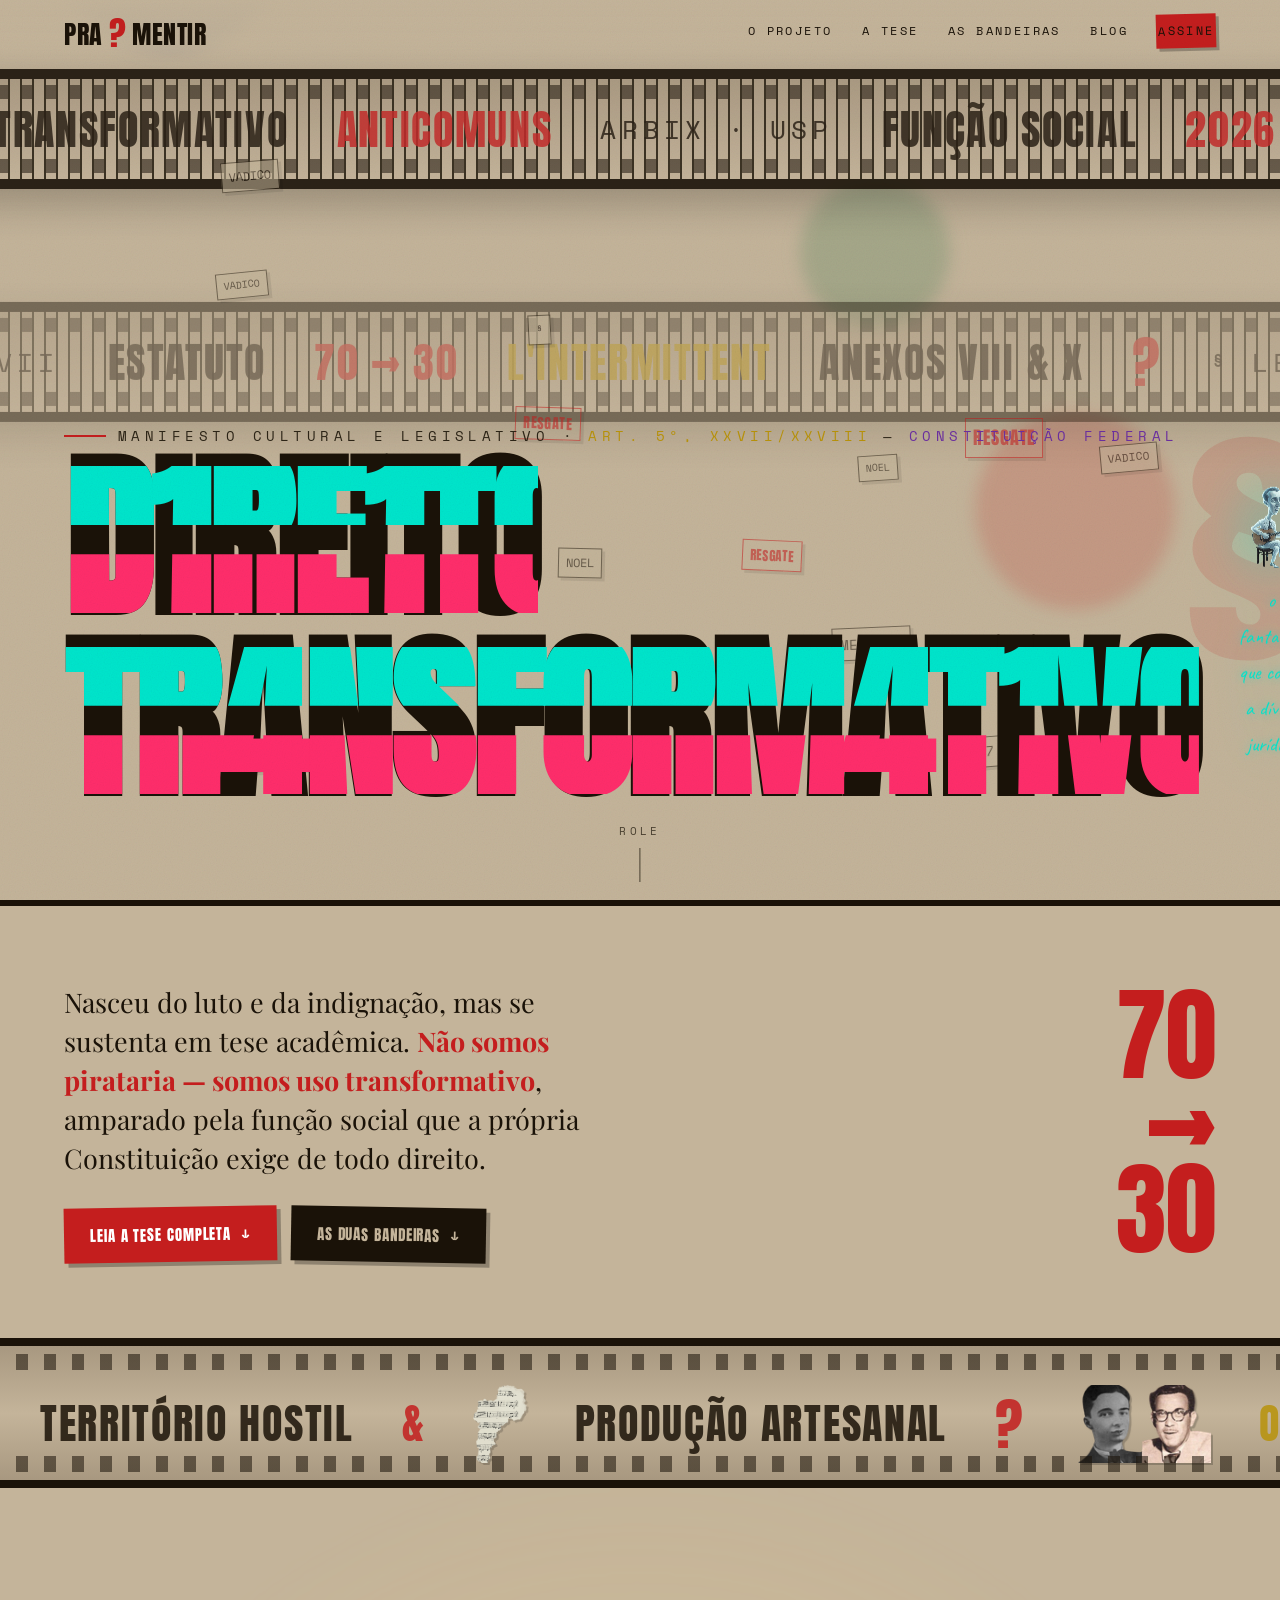
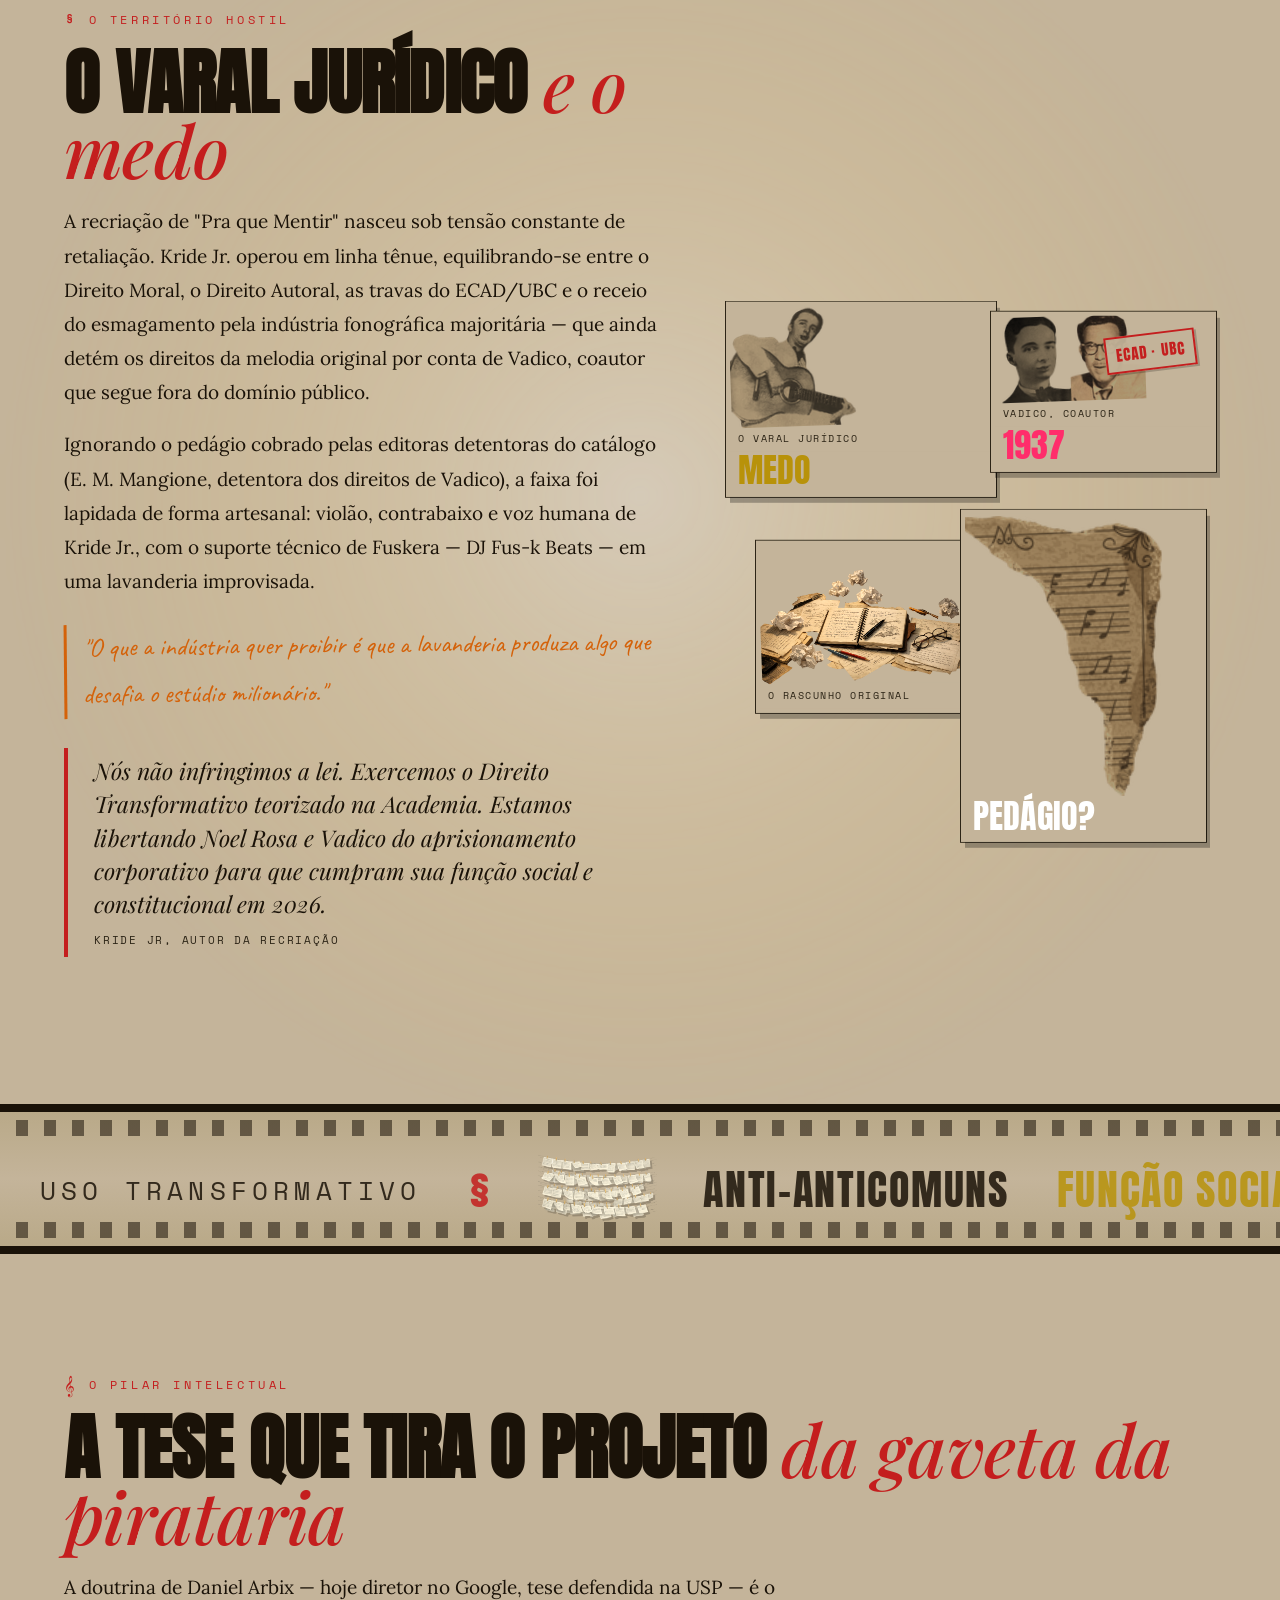
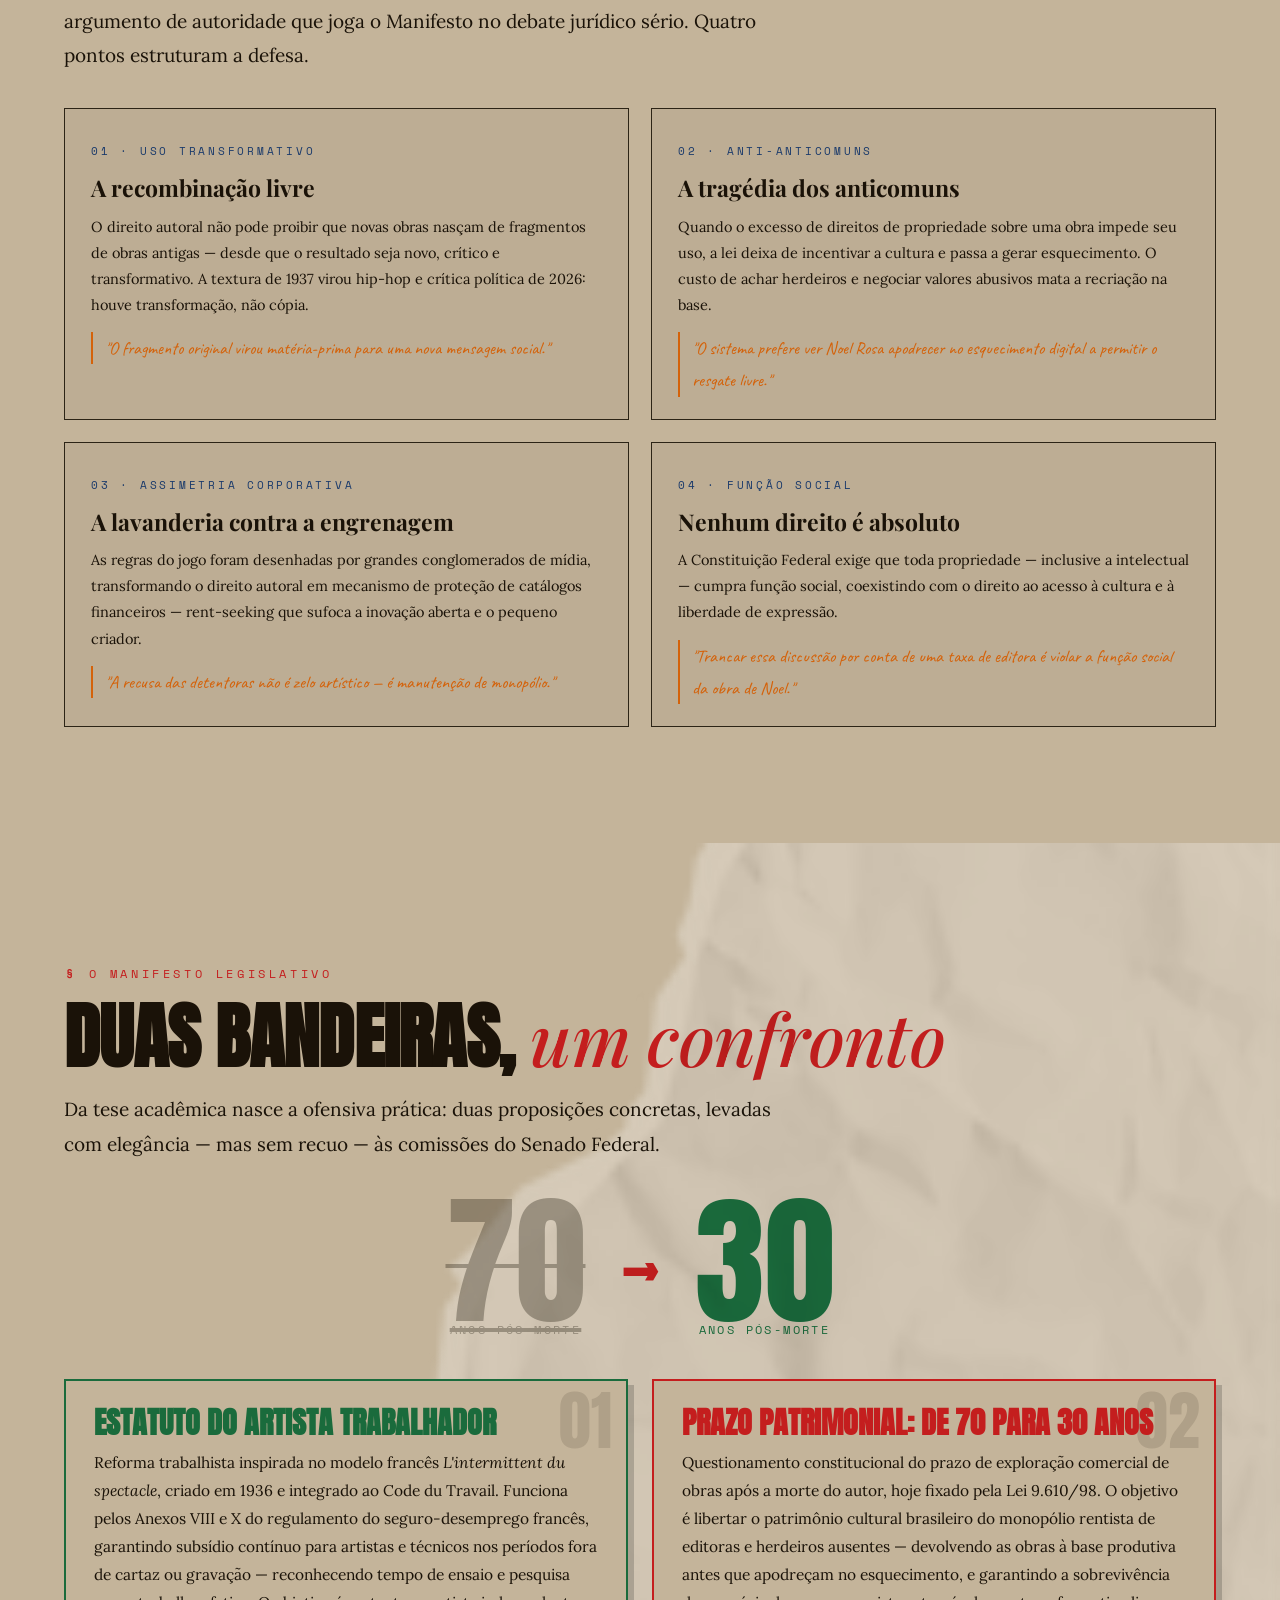
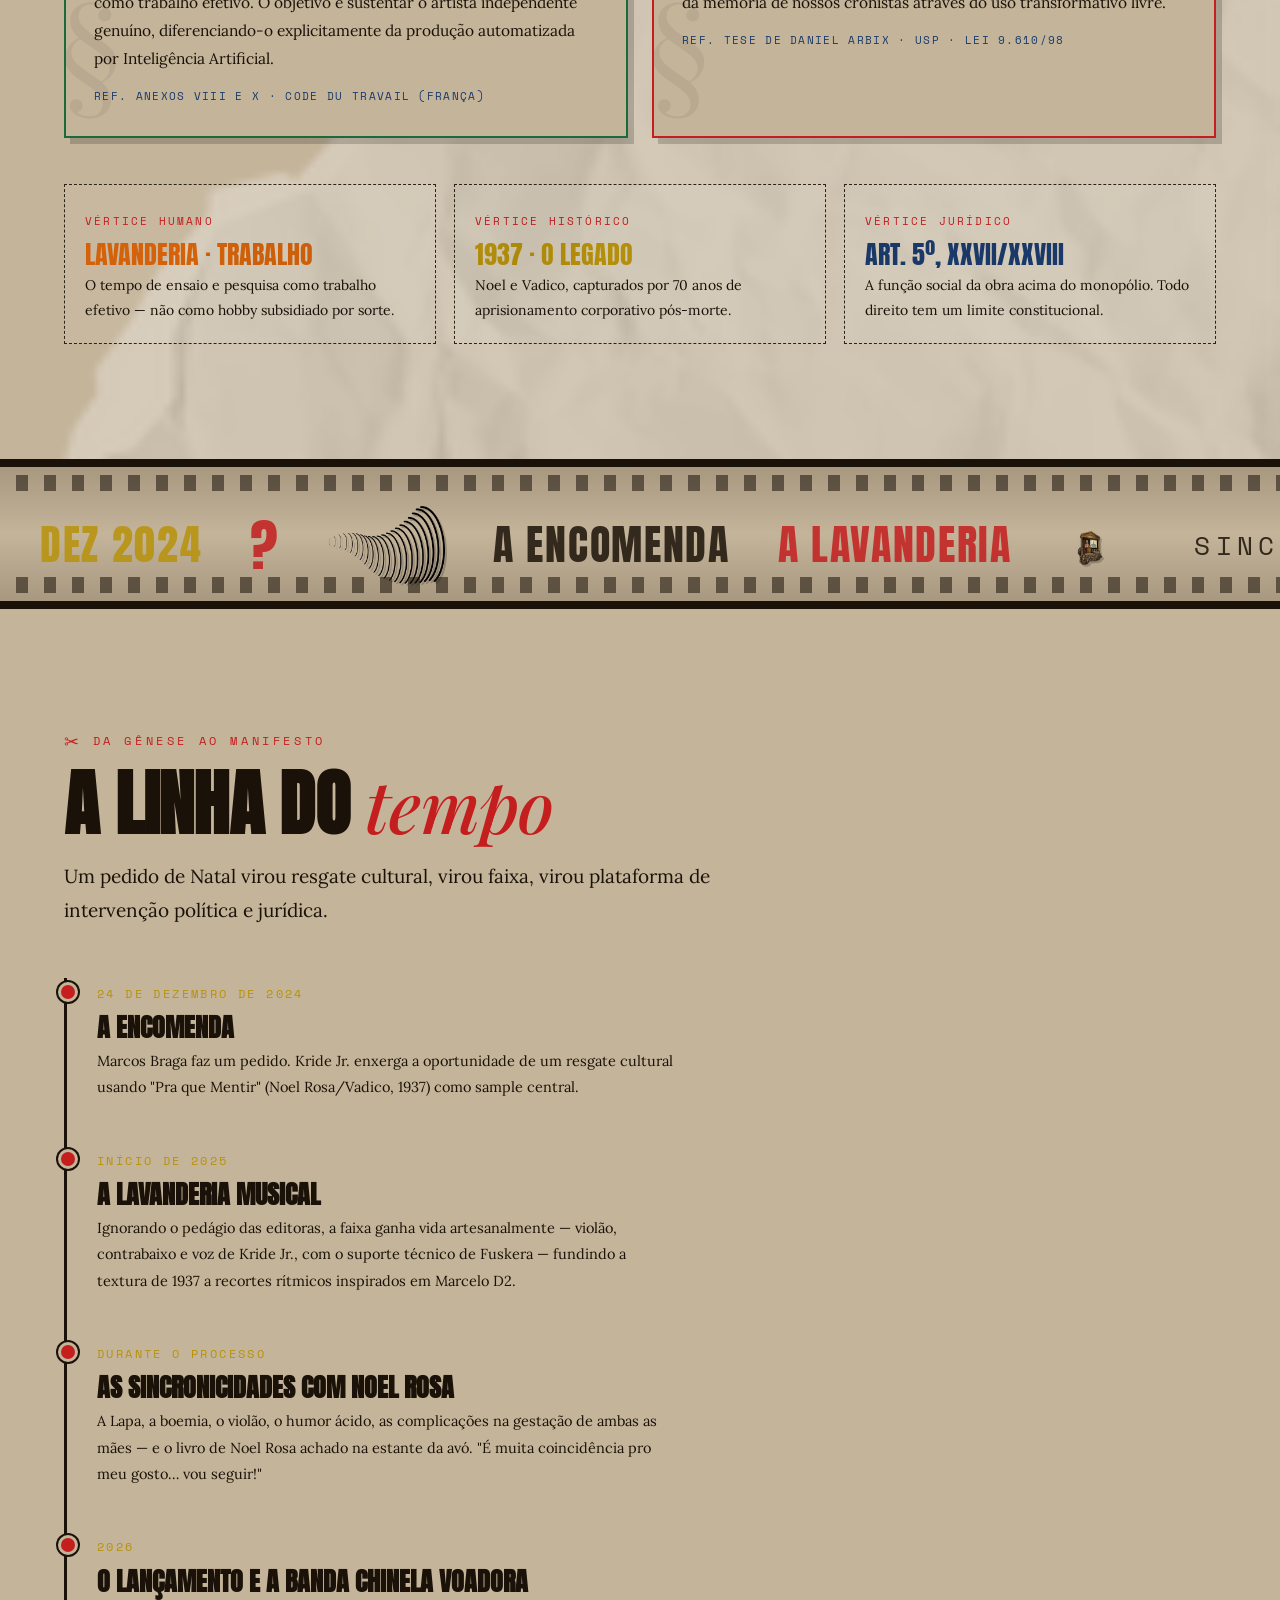
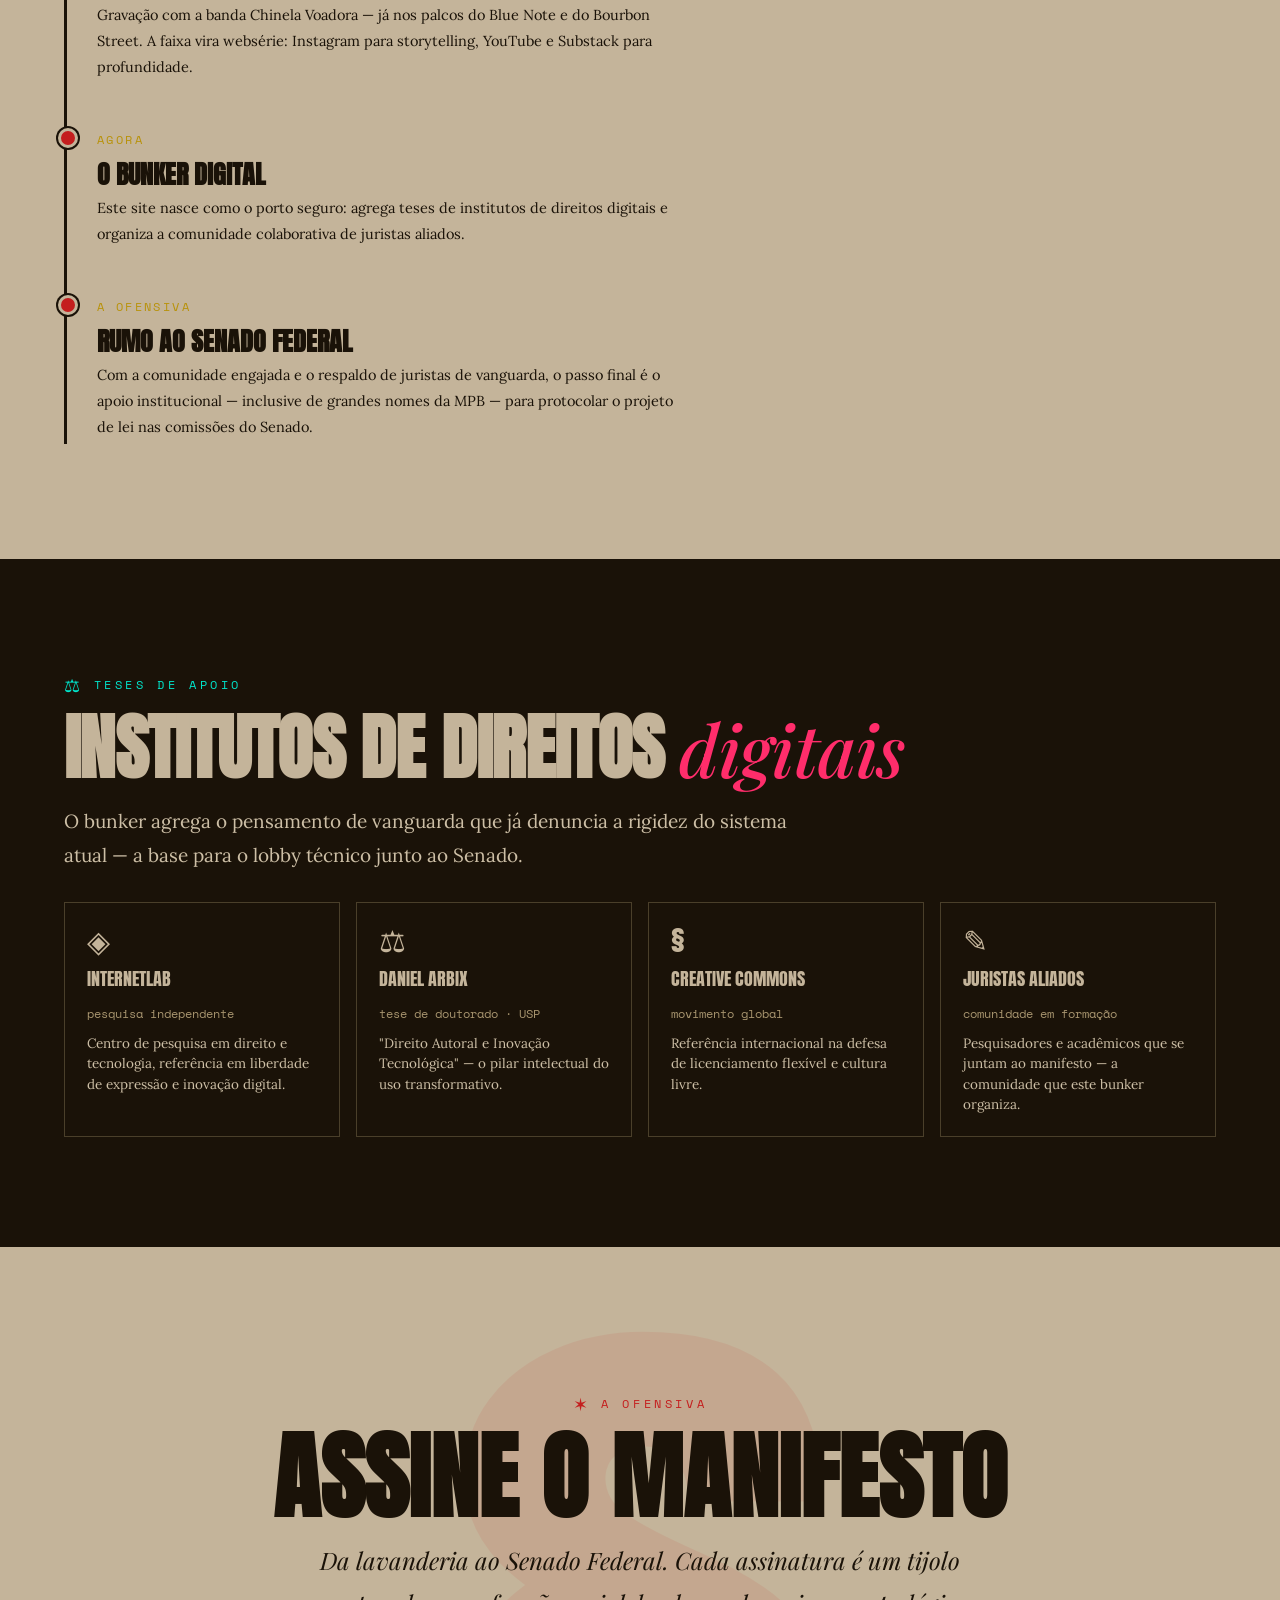
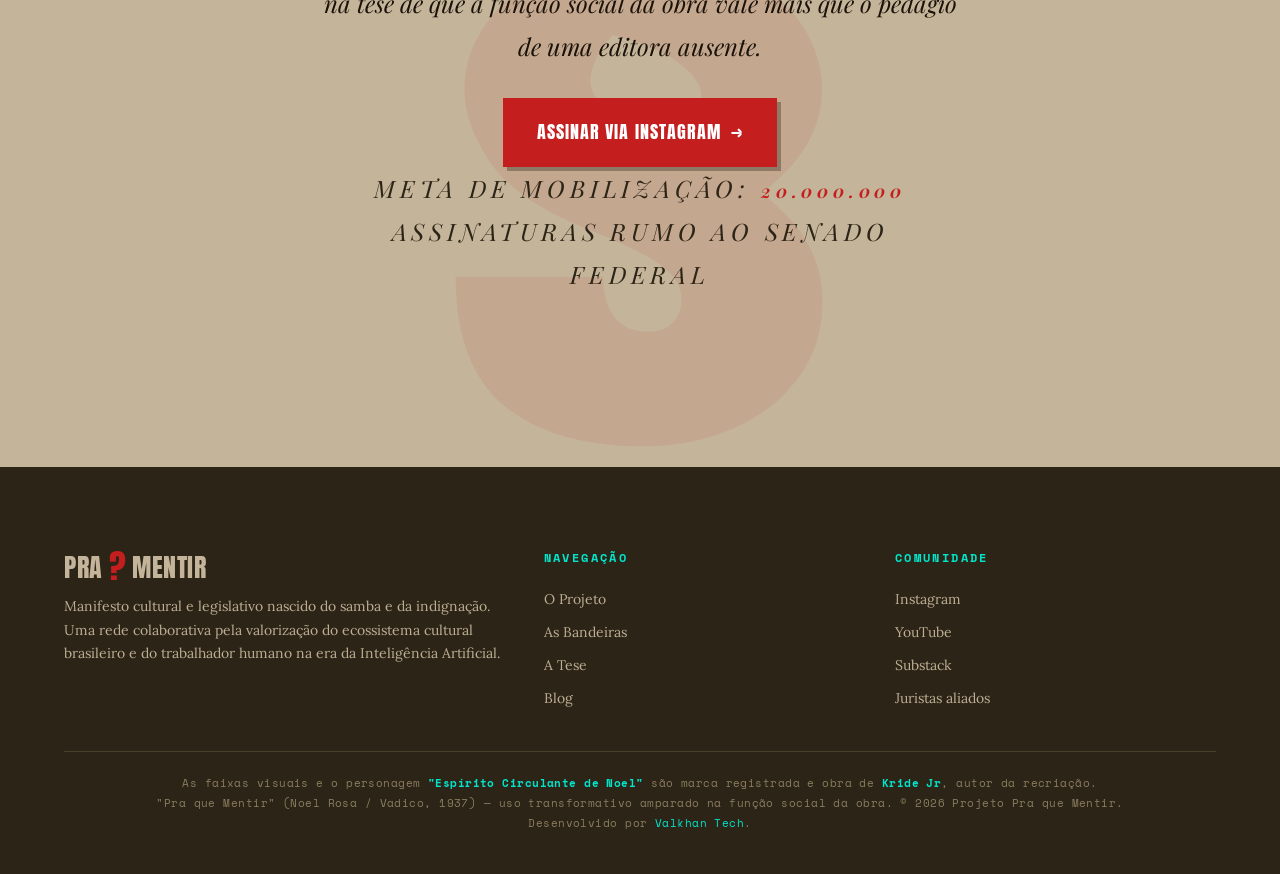
<file: manifesto.html>
<!DOCTYPE html>
<html lang="pt-BR">
<head>
<meta charset="UTF-8">
<meta name="viewport" content="width=device-width, initial-scale=1.0">
<title>O Manifesto — Direito Transformativo e as Duas Bandeiras | Pra que Mentir?</title>

<!-- ============ SEO ============ -->
<meta name="description" content="O Manifesto Legislativo do projeto Pra que Mentir: a tese do Direito Transformativo (Daniel Arbix/USP), a redução do prazo de direitos autorais de 70 para 30 anos e o Estatuto do Artista Trabalhador inspirado no modelo francês.">
<meta name="keywords" content="Manifesto, direito transformativo, Daniel Arbix, tragédia dos anticomuns, função social da obra, Estatuto do Artista Trabalhador, L'intermittent du spectacle, 70 anos direito autoral, domínio público">
<meta name="author" content="Kride Jr · Projeto Pra que Mentir">
<meta name="robots" content="index, follow, max-image-preview:large">
<link rel="canonical" href="https://praquementir.com.br/manifesto.html">

<!-- ============ Open Graph / GEO ============ -->
<meta property="og:type" content="article">
<meta property="og:locale" content="pt_BR">
<meta property="og:site_name" content="Pra que Mentir?">
<meta property="og:title" content="O Manifesto — Direito Transformativo e as Duas Bandeiras">
<meta property="og:description" content="A tese jurídica completa: por que 70 anos de direito autoral pós-morte condenam a cultura ao esquecimento, e por que o artista independente merece um estatuto trabalhista próprio.">
<meta property="og:url" content="https://praquementir.com.br/manifesto.html">
<meta name="twitter:card" content="summary_large_image">
<meta name="twitter:title" content="O Manifesto — Pra que Mentir?">
<meta name="twitter:description" content="Não infringimos a lei. Exercemos o Direito Transformativo.">

<!-- ============ Structured Data (GEO) ============ -->
<script type="application/ld+json">
{
  "@context": "https://schema.org",
  "@type": "Article",
  "headline": "O Manifesto Cultural e Legislativo — Pra que Mentir",
  "author": { "@type": "Person", "name": "Kride Jr" },
  "about": [
    "Direito Transformativo",
    "Tragédia dos anticomuns",
    "Função social da obra",
    "Estatuto do Artista Trabalhador"
  ],
  "citation": "Daniel Arbix, \"Direito Autoral e Inovação Tecnológica\", tese de doutorado, USP",
  "inLanguage": "pt-BR",
  "isPartOf": { "@type": "WebSite", "name": "Pra que Mentir?", "url": "https://praquementir.com.br/" }
}
</script>

<!-- ============ Fontes ============ -->
<link rel="preconnect" href="https://fonts.googleapis.com">
<link rel="preconnect" href="https://fonts.gstatic.com" crossorigin>
<link href="https://fonts.googleapis.com/css2?family=Anton&family=Bebas+Neue&family=Caveat:wght@500;700&family=Lora:ital,wght@0,400;0,500;1,400&family=Playfair+Display:ital,wght@0,500;0,700;0,900;1,500&family=Space+Mono:wght@400;700&display=swap" rel="stylesheet">
<link rel="stylesheet" href="./css/main.css">

</head>
<body>

<!-- ===================== NAV ===================== -->
<nav class="nav" aria-label="Navegação principal">
  <a href="index.html#topo" class="brand" aria-label="Pra que Mentir, página inicial">PRA<span class="q">?</span>MENTIR</a>
  <div class="nav-links">
    <a href="index.html#projeto">O Projeto</a>
    <a href="#tese">A Tese</a>
    <a href="#bandeiras-m">As Bandeiras</a>
    <a href="index.html#blog">Blog</a>
    <a href="#assinatura" class="nav-cta">Assine</a>
  </div>
</nav>

<!-- ===================== HERÓI ===================== -->
<header class="hero" id="topo">
  <div class="hero-bg-layer" data-parallax="0.15" aria-hidden="true">
    <span class="stain" style="width:240px;height:240px;background:var(--azul);top:10%;left:8%"></span>
    <span class="stain" style="width:200px;height:200px;background:var(--vermelho);bottom:16%;right:12%"></span>
    <span class="stain" style="width:150px;height:150px;background:var(--verde);top:44%;right:28%"></span>
  </div>

  <div class="mentira-ghost" data-parallax="0.06" aria-hidden="true">§</div>

  <!-- Tiras diagonais (assinatura) -->
  <div class="diag-strip diag-1" data-parallax="0.1" aria-hidden="true">
    <div class="strip-run">
      <span class="strip-word gold">1937</span><span class="strip-word q">?</span>
      <span class="strip-word">TRANSFORMATIVO</span><span class="strip-word red">ANTICOMUNS</span>
      <span class="strip-word mono">ARBIX · USP</span><span class="strip-word">FUNÇÃO SOCIAL</span>
      <span class="strip-word red">2026</span><span class="strip-word">CONSTITUIÇÃO</span>
      <span class="strip-word gold">1937</span><span class="strip-word q">?</span>
      <span class="strip-word">TRANSFORMATIVO</span><span class="strip-word red">ANTICOMUNS</span>
      <span class="strip-word mono">ARBIX · USP</span><span class="strip-word">FUNÇÃO SOCIAL</span>
      <span class="strip-word red">2026</span><span class="strip-word">CONSTITUIÇÃO</span>
    </div>
  </div>
  <div class="diag-strip diag-2" data-parallax="0.14" aria-hidden="true">
    <div class="strip-run">
      <span class="strip-word mono">ART. 5º XXVII</span><span class="strip-word">ESTATUTO</span>
      <span class="strip-word red">70 → 30</span><span class="strip-word gold">L'INTERMITTENT</span>
      <span class="strip-word">ANEXOS VIII & X</span><span class="strip-word q">?</span>
      <span class="strip-word mono">§ LEI 9.610/98</span><span class="strip-word">SENADO FEDERAL</span>
      <span class="strip-word mono">ART. 5º XXVII</span><span class="strip-word">ESTATUTO</span>
      <span class="strip-word red">70 → 30</span><span class="strip-word gold">L'INTERMITTENT</span>
      <span class="strip-word">ANEXOS VIII & X</span><span class="strip-word q">?</span>
      <span class="strip-word mono">§ LEI 9.610/98</span><span class="strip-word">SENADO FEDERAL</span>
    </div>
  </div>

  <div class="hero-inner">
    <div class="hero-grid">
      <div>
        <span class="kicker">Manifesto Cultural e Legislativo · <span class="y1937">Art. 5º, XXVII/XXVIII</span> — <span class="y2026">Constituição Federal</span></span>
        <h1>
          <span class="glitch" data-text="D1RE1TO">DIREITO</span><span class="que">&nbsp;</span><span class="glitch mentir" data-text="TR4NSF0RM4T1V0">TRANSFORMATIVO</span>
        </h1>
      </div>

      <figure class="spirit-wrap" data-parallax="0.08">
        <img class="spirit-svg spirit-real"
             src="./img/espirito-circulante-noel-rosa.png"
             alt="Espírito Circulante de Noel Rosa tocando violão — personagem do projeto"
             loading="eager" decoding="async">
        <figcaption class="spirit-tag">o fantasma que cobra a dívida jurídica</figcaption>
      </figure>
    </div>
  </div>

  <div id="hero-scatter" data-scatter-pool="jur,hist" data-scatter-count="8"
       data-scatter-priority="low" aria-hidden="true"
       style="position:absolute;inset:0;z-index:2;pointer-events:none;overflow:hidden"></div>

  <div class="scroll-cue" aria-hidden="true"><span>role</span><span class="line"></span></div>
</header>

<!-- ===================== HERO INTRO ===================== -->
<div class="hero-intro">
  <div class="hero-intro-inner">
    <div class="reveal">
      <p class="hero-lead">Nasceu do luto e da indignação, mas se sustenta em tese acadêmica. <b>Não somos pirataria — somos uso transformativo</b>, amparado pela função social que a própria Constituição exige de todo direito.</p>
      <div class="hero-actions">
        <a href="#tese" class="btn btn-red">Leia a Tese Completa <span class="arr">↓</span></a>
        <a href="#bandeiras-m" class="btn btn-ink">As Duas Bandeiras <span class="arr">↓</span></a>
      </div>
    </div>
    <div class="hero-intro-deco reveal" aria-hidden="true">70<br>→<br>30</div>
  </div>
</div>

<!-- ===================== DIVISOR FAIXA ===================== -->
<div class="faixa-divider" aria-hidden="true" data-strip-pool="jur,hist">
  <div class="strip-run">
    <span class="strip-word">TERRITÓRIO HOSTIL</span><span class="strip-word red">&</span><span class="strip-word">PRODUÇÃO ARTESANAL</span>
    <span class="strip-word q">?</span><span class="strip-word gold">O VARAL JURÍDICO</span>
    <span class="strip-word mono">ECAD · UBC</span><span class="strip-word red">O MEDO DO ESMAGAMENTO</span>
    <span class="strip-word">TERRITÓRIO HOSTIL</span><span class="strip-word red">&</span><span class="strip-word">PRODUÇÃO ARTESANAL</span>
    <span class="strip-word q">?</span><span class="strip-word gold">O VARAL JURÍDICO</span>
    <span class="strip-word mono">ECAD · UBC</span><span class="strip-word red">O MEDO DO ESMAGAMENTO</span>
  </div>
</div>

<!-- ===================== O TERRITÓRIO HOSTIL ===================== -->
<section class="section" id="territorio" data-bg-pool="tex" data-bg-tone="sepia">
  <div class="projeto">
    <div class="reveal">
      <span class="eyebrow"><span class="sym">§</span> O Território Hostil</span>
      <h2 class="h2">O varal jurídico <span class="ital">e o medo</span></h2>
      <p class="lead-p">A recriação de "Pra que Mentir" nasceu sob tensão constante de retaliação. Kride Jr. operou em linha tênue, equilibrando-se entre o Direito Moral, o Direito Autoral, as travas do ECAD/UBC e o receio do esmagamento pela indústria fonográfica majoritária — que ainda detém os direitos da melodia original por conta de Vadico, coautor que segue fora do domínio público.</p>
      <p class="lead-p">Ignorando o pedágio cobrado pelas editoras detentoras do catálogo (E. M. Mangione, detentora dos direitos de Vadico), a faixa foi lapidada de forma artesanal: violão, contrabaixo e voz humana de Kride Jr., com o suporte técnico de Fuskera — DJ Fus-k Beats — em uma lavanderia improvisada.</p>
      <p class="aside-note">"O que a indústria quer proibir é que a lavanderia produza algo que desafia o estúdio milionário."</p>
      <div class="quote-block">
        <p>Nós não infringimos a lei. Exercemos o Direito Transformativo teorizado na Academia. Estamos libertando Noel Rosa e Vadico do aprisionamento corporativo para que cumpram sua função social e constitucional em 2026.</p>
        <cite>Kride Jr, autor da recriação</cite>
      </div>
    </div>
    <div class="collage reveal" data-parallax="0.05" aria-hidden="true">
      <div class="collage-notes" id="collage-notes"></div>
      <div class="foto f1">
        <img data-asset="hist_violonista-vintage_01" alt="">
        <span class="lbl">O Varal Jurídico</span>
        <span class="big">MEDO</span>
      </div>
      <div class="foto f2">
        <img data-asset="hist_vadico-retrato_01" alt="">
        <span class="lbl">Vadico, coautor</span>
        <span class="big">1937</span>
      </div>
      <div class="foto f3">
        <img data-asset="jur_rascunho-escrito_01" alt="">
        <span class="lbl">O rascunho original</span>
      </div>
      <div class="foto f4">
        <img data-asset="hist_partitura-rasgada_01" alt="" style="filter:grayscale(20%)">
        <span class="big">PEDÁGIO?</span>
      </div>
      <span class="collage-stamp" style="top:6%;right:4%">ECAD · UBC</span>
    </div>
  </div>
</section>

<!-- ===================== DIVISOR FAIXA ALT ===================== -->
<div class="faixa-divider alt" aria-hidden="true" data-strip-pool="jur,ins">
  <div class="strip-run">
    <span class="strip-word mono">USO TRANSFORMATIVO</span><span class="strip-word red">§</span>
    <span class="strip-word">ANTI-ANTICOMUNS</span><span class="strip-word gold">FUNÇÃO SOCIAL</span>
    <span class="strip-word mono">DANIEL ARBIX · USP</span><span class="strip-word q">?</span>
    <span class="strip-word mono">USO TRANSFORMATIVO</span><span class="strip-word red">§</span>
    <span class="strip-word">ANTI-ANTICOMUNS</span><span class="strip-word gold">FUNÇÃO SOCIAL</span>
    <span class="strip-word mono">DANIEL ARBIX · USP</span><span class="strip-word q">?</span>
  </div>
</div>

<!-- ===================== A TESE (ARBIX) ===================== -->
<section class="section" id="tese">
  <span class="eyebrow reveal"><span class="sym">𝄞</span> O Pilar Intelectual</span>
  <h2 class="h2 reveal">A tese que tira o projeto <span class="ital">da gaveta da pirataria</span></h2>
  <p class="lead-p reveal">A doutrina de Daniel Arbix — hoje diretor no Google, tese defendida na USP — é o argumento de autoridade que joga o Manifesto no debate jurídico sério. Quatro pontos estruturam a defesa.</p>

  <div class="tese-grid">
    <article class="tese reveal">
      <span class="tnum">01 · Uso Transformativo</span>
      <h3>A recombinação livre</h3>
      <p>O direito autoral não pode proibir que novas obras nasçam de fragmentos de obras antigas — desde que o resultado seja novo, crítico e transformativo. A textura de 1937 virou hip-hop e crítica política de 2026: houve transformação, não cópia.</p>
      <blockquote>"O fragmento original virou matéria-prima para uma nova mensagem social."</blockquote>
    </article>
    <article class="tese reveal">
      <span class="tnum">02 · Anti-Anticomuns</span>
      <h3>A tragédia dos anticomuns</h3>
      <p>Quando o excesso de direitos de propriedade sobre uma obra impede seu uso, a lei deixa de incentivar a cultura e passa a gerar esquecimento. O custo de achar herdeiros e negociar valores abusivos mata a recriação na base.</p>
      <blockquote>"O sistema prefere ver Noel Rosa apodrecer no esquecimento digital a permitir o resgate livre."</blockquote>
    </article>
    <article class="tese reveal">
      <span class="tnum">03 · Assimetria Corporativa</span>
      <h3>A lavanderia contra a engrenagem</h3>
      <p>As regras do jogo foram desenhadas por grandes conglomerados de mídia, transformando o direito autoral em mecanismo de proteção de catálogos financeiros — rent-seeking que sufoca a inovação aberta e o pequeno criador.</p>
      <blockquote>"A recusa das detentoras não é zelo artístico — é manutenção de monopólio."</blockquote>
    </article>
    <article class="tese reveal">
      <span class="tnum">04 · Função Social</span>
      <h3>Nenhum direito é absoluto</h3>
      <p>A Constituição Federal exige que toda propriedade — inclusive a intelectual — cumpra função social, coexistindo com o direito ao acesso à cultura e à liberdade de expressão.</p>
      <blockquote>"Trancar essa discussão por conta de uma taxa de editora é violar a função social da obra de Noel."</blockquote>
    </article>
  </div>
</section>

<!-- ===================== AS DUAS BANDEIRAS ===================== -->
<section class="section" id="bandeiras-m" data-bg-pool="tex" data-bg-tone="rasgado">
  <span class="eyebrow reveal"><span class="sym">§</span> O Manifesto Legislativo</span>
  <h2 class="h2 reveal">Duas bandeiras, <span class="ital">um confronto</span></h2>
  <p class="lead-p reveal">Da tese acadêmica nasce a ofensiva prática: duas proposições concretas, levadas com elegância — mas sem recuo — às comissões do Senado Federal.</p>

  <div class="law-compare reveal" aria-hidden="true">
    <div class="law-num old">70<span class="yrs">anos pós-morte</span></div>
    <span class="law-arrow">→</span>
    <div class="law-num new">30<span class="yrs">anos pós-morte</span></div>
  </div>

  <div class="bandeiras">
    <article class="bandeira b1 reveal">
      <span class="num">01</span>
      <h3>Estatuto do Artista Trabalhador</h3>
      <p>Reforma trabalhista inspirada no modelo francês <em>L'intermittent du spectacle</em>, criado em 1936 e integrado ao Code du Travail. Funciona pelos Anexos VIII e X do regulamento do seguro-desemprego francês, garantindo subsídio contínuo para artistas e técnicos nos períodos fora de cartaz ou gravação — reconhecendo tempo de ensaio e pesquisa como trabalho efetivo. O objetivo é sustentar o artista independente genuíno, diferenciando-o explicitamente da produção automatizada por Inteligência Artificial.</p>
      <span class="tagref">Ref. Anexos VIII e X · Code du Travail (França)</span>
    </article>
    <article class="bandeira b2 reveal">
      <span class="num">02</span>
      <h3>Prazo Patrimonial: de 70 para 30 anos</h3>
      <p>Questionamento constitucional do prazo de exploração comercial de obras após a morte do autor, hoje fixado pela Lei 9.610/98. O objetivo é libertar o patrimônio cultural brasileiro do monopólio rentista de editoras e herdeiros ausentes — devolvendo as obras à base produtiva antes que apodreçam no esquecimento, e garantindo a sobrevivência da memória de nossos cronistas através do uso transformativo livre.</p>
      <span class="tagref">Ref. Tese de Daniel Arbix · USP · Lei 9.610/98</span>
    </article>
  </div>

  <div class="triangle" role="list" aria-label="O triângulo visual do manifesto">
    <div class="vertex v-hum reveal" role="listitem">
      <span class="v-k">Vértice Humano</span>
      <div class="v-t">Lavanderia · Trabalho</div>
      <p class="v-d">O tempo de ensaio e pesquisa como trabalho efetivo — não como hobby subsidiado por sorte.</p>
    </div>
    <div class="vertex v-his reveal" role="listitem">
      <span class="v-k">Vértice Histórico</span>
      <div class="v-t">1937 · O Legado</div>
      <p class="v-d">Noel e Vadico, capturados por 70 anos de aprisionamento corporativo pós-morte.</p>
    </div>
    <div class="vertex v-jur reveal" role="listitem">
      <span class="v-k">Vértice Jurídico</span>
      <div class="v-t">Art. 5º, XXVII/XXVIII</div>
      <p class="v-d">A função social da obra acima do monopólio. Todo direito tem um limite constitucional.</p>
    </div>
  </div>
</section>

<!-- ===================== DIVISOR FAIXA ===================== -->
<div class="faixa-divider" aria-hidden="true" data-strip-pool="hist,ins">
  <div class="strip-run">
    <span class="strip-word gold">DEZ 2024</span><span class="strip-word q">?</span>
    <span class="strip-word">A ENCOMENDA</span><span class="strip-word red">A LAVANDERIA</span>
    <span class="strip-word mono">SINCRONICIDADES</span><span class="strip-word">O LANÇAMENTO</span>
    <span class="strip-word gold">DEZ 2024</span><span class="strip-word q">?</span>
    <span class="strip-word">A ENCOMENDA</span><span class="strip-word red">A LAVANDERIA</span>
    <span class="strip-word mono">SINCRONICIDADES</span><span class="strip-word">O LANÇAMENTO</span>
  </div>
</div>

<!-- ===================== LINHA DO TEMPO ===================== -->
<section class="section" id="linha-do-tempo">
  <span class="eyebrow reveal"><span class="sym">✂</span> Da Gênese ao Manifesto</span>
  <h2 class="h2 reveal">A linha do <span class="ital">tempo</span></h2>
  <p class="lead-p reveal">Um pedido de Natal virou resgate cultural, virou faixa, virou plataforma de intervenção política e jurídica.</p>

  <div class="timeline">
    <div class="timeline-item reveal">
      <span class="tl-date">24 de dezembro de 2024</span>
      <h3>A Encomenda</h3>
      <p>Marcos Braga faz um pedido. Kride Jr. enxerga a oportunidade de um resgate cultural usando "Pra que Mentir" (Noel Rosa/Vadico, 1937) como sample central.</p>
    </div>
    <div class="timeline-item reveal">
      <span class="tl-date">Início de 2025</span>
      <h3>A Lavanderia Musical</h3>
      <p>Ignorando o pedágio das editoras, a faixa ganha vida artesanalmente — violão, contrabaixo e voz de Kride Jr., com o suporte técnico de Fuskera — fundindo a textura de 1937 a recortes rítmicos inspirados em Marcelo D2.</p>
    </div>
    <div class="timeline-item reveal">
      <span class="tl-date">Durante o processo</span>
      <h3>As Sincronicidades com Noel Rosa</h3>
      <p>A Lapa, a boemia, o violão, o humor ácido, as complicações na gestação de ambas as mães — e o livro de Noel Rosa achado na estante da avó. "É muita coincidência pro meu gosto… vou seguir!"</p>
    </div>
    <div class="timeline-item reveal">
      <span class="tl-date">2026</span>
      <h3>O Lançamento e a Banda Chinela Voadora</h3>
      <p>Gravação com a banda Chinela Voadora — já nos palcos do Blue Note e do Bourbon Street. A faixa vira websérie: Instagram para storytelling, YouTube e Substack para profundidade.</p>
    </div>
    <div class="timeline-item reveal">
      <span class="tl-date">Agora</span>
      <h3>O Bunker Digital</h3>
      <p>Este site nasce como o porto seguro: agrega teses de institutos de direitos digitais e organiza a comunidade colaborativa de juristas aliados.</p>
    </div>
    <div class="timeline-item reveal">
      <span class="tl-date">A Ofensiva</span>
      <h3>Rumo ao Senado Federal</h3>
      <p>Com a comunidade engajada e o respaldo de juristas de vanguarda, o passo final é o apoio institucional — inclusive de grandes nomes da MPB — para protocolar o projeto de lei nas comissões do Senado.</p>
    </div>
  </div>
</section>

<!-- ===================== INSTITUTOS ALIADOS ===================== -->
<section class="canais-sec" id="institutos">
  <div class="section" style="padding-top:clamp(64px,9vw,110px);padding-bottom:clamp(64px,9vw,110px)">
    <span class="eyebrow reveal"><span class="sym">⚖</span> Teses de Apoio</span>
    <h2 class="h2 reveal">Institutos de direitos <span class="ital">digitais</span></h2>
    <p class="lead-p reveal">O bunker agrega o pensamento de vanguarda que já denuncia a rigidez do sistema atual — a base para o lobby técnico junto ao Senado.</p>

    <div class="canais">
      <div class="canal static reveal">
        <span class="ic">◈</span><span class="nm">InternetLab</span>
        <span class="at">pesquisa independente</span>
        <span class="desc">Centro de pesquisa em direito e tecnologia, referência em liberdade de expressão e inovação digital.</span>
      </div>
      <div class="canal static reveal">
        <span class="ic">⚖</span><span class="nm">Daniel Arbix</span>
        <span class="at">tese de doutorado · USP</span>
        <span class="desc">"Direito Autoral e Inovação Tecnológica" — o pilar intelectual do uso transformativo.</span>
      </div>
      <div class="canal static reveal">
        <span class="ic">§</span><span class="nm">Creative Commons</span>
        <span class="at">movimento global</span>
        <span class="desc">Referência internacional na defesa de licenciamento flexível e cultura livre.</span>
      </div>
      <div class="canal static reveal">
        <span class="ic">✎</span><span class="nm">Juristas Aliados</span>
        <span class="at">comunidade em formação</span>
        <span class="desc">Pesquisadores e acadêmicos que se juntam ao manifesto — a comunidade que este bunker organiza.</span>
      </div>
    </div>
  </div>
</section>

<!-- ===================== CTA ASSINATURA ===================== -->
<section class="cta-sec" id="assinatura" data-bg-pool="den" data-bg-tone="dark">
  <span class="big-q" aria-hidden="true">§</span>
  <div class="cta-inner">
    <span class="eyebrow reveal" style="justify-content:center"><span class="sym">✶</span> A Ofensiva</span>
    <h2 class="reveal">Assine o Manifesto</h2>
    <p class="reveal">Da lavanderia ao Senado Federal. Cada assinatura é um tijolo na tese de que a função social da obra vale mais que o pedágio de uma editora ausente.</p>
    <a href="https://instagram.com/praquementiroficial" class="btn btn-red reveal" style="font-size:18px;padding:18px 34px" target="_blank" rel="noopener">Assinar via Instagram <span class="arr">→</span></a>
    <p class="count reveal">Meta de mobilização: <b>20.000.000</b> assinaturas rumo ao Senado Federal</p>
  </div>
</section>

<!-- ===================== RODAPÉ ===================== -->
<footer>
  <div class="foot-grid">
    <div>
      <div class="brand">PRA<span class="q">?</span>MENTIR</div>
      <p>Manifesto cultural e legislativo nascido do samba e da indignação. Uma rede colaborativa pela valorização do ecossistema cultural brasileiro e do trabalhador humano na era da Inteligência Artificial.</p>
    </div>
    <div class="foot-col">
      <h4>Navegação</h4>
      <a href="index.html#projeto">O Projeto</a>
      <a href="#bandeiras-m">As Bandeiras</a>
      <a href="#tese">A Tese</a>
      <a href="index.html#blog">Blog</a>
    </div>
    <div class="foot-col">
      <h4>Comunidade</h4>
      <a href="https://instagram.com/praquementiroficial" target="_blank" rel="noopener">Instagram</a>
      <a href="https://youtube.com/@praquementiroficial" target="_blank" rel="noopener">YouTube</a>
      <a href="https://praquementir.substack.com" target="_blank" rel="noopener">Substack</a>
      <a href="#institutos">Juristas aliados</a>
    </div>
  </div>
  <div class="tm">
    As faixas visuais e o personagem <b>"Espírito Circulante de Noel"</b> são marca registrada e obra de <b>Kride Jr</b>, autor da recriação.<br>
    "Pra que Mentir" (Noel Rosa / Vadico, 1937) — uso transformativo amparado na função social da obra. © 2026 Projeto Pra que Mentir.<br>
    Desenvolvido por <a href="https://valkhan.com.br?utm_source=praquementir.com.br" target="_blank" rel="noopener">Valkhan Tech</a>.
  </div>
</footer>

<script src="./js/assets-loader.js" defer></script>
<script src="./js/main.js" defer></script>
</body>
</html>
</file>
<file: css/main.css>
/* ============================================================
   PRA QUE MENTIR — Identidade "Retro-Futurismo de Denúncia"
   Tokens derivados do Guia da Marca v1.0
   ============================================================ */
:root{
  /* A Lavanderia */
  --papel:#C4B49A;
  --areia:#A89880;
  --tinta:#1A1208;
  --carvao:#2C2416;
  /* A Tinta */
  --vermelho:#C41E1E;
  --laranja:#D4620A;
  --roxo:#6B2FA0;
  --dourado:#B8920A;
  --verde:#1A6B3C;
  --azul:#1A3A6B;
  /* O Glitch */
  --neon:#FF2D6B;
  --ciano:#00E5CC;
  --alerta:#FFE100;

  --max:1440px;

  /* Slots de imagem — PV: troque por assets reais das faixas/tiras */
  --faixa-1:none;
  --faixa-2:none;
  --faixa-3:none;
}

*{margin:0;padding:0;box-sizing:border-box}
html{scroll-behavior:smooth}
body{
  background:var(--papel);
  color:var(--tinta);
  font-family:'Lora',Georgia,serif;
  line-height:1.8;
  overflow-x:hidden;
  position:relative;
}

/* Grão de papel global */
body::before{
  content:"";position:fixed;inset:0;z-index:9000;pointer-events:none;opacity:.10;
  mix-blend-mode:multiply;
  background-image:url("data:image/svg+xml,%3Csvg xmlns='http://www.w3.org/2000/svg' width='180' height='180'%3E%3Cfilter id='n'%3E%3CfeTurbulence type='fractalNoise' baseFrequency='0.85' numOctaves='3' stitchTiles='stitch'/%3E%3C/filter%3E%3Crect width='100%25' height='100%25' filter='url(%23n)'/%3E%3C/svg%3E");
  animation:grain 8s steps(6) infinite;
}
@keyframes grain{
  0%,100%{transform:translate(0,0)}
  20%{transform:translate(-3px,2px)}
  40%{transform:translate(2px,-3px)}
  60%{transform:translate(-2px,-2px)}
  80%{transform:translate(3px,2px)}
}

::selection{background:var(--vermelho);color:#fff}

/* ===================== NAV ===================== */
.nav{
  position:fixed;top:0;left:0;right:0;z-index:8000;
  display:flex;align-items:center;justify-content:space-between;
  padding:14px clamp(18px,5vw,80px);
  background:linear-gradient(180deg,rgba(196,180,154,.96),rgba(196,180,154,.78) 70%,transparent);
  backdrop-filter:blur(2px);
}
.brand{font-family:'Anton';font-size:clamp(18px,2.4vw,26px);letter-spacing:.5px;text-transform:uppercase;line-height:1;display:flex;align-items:baseline;gap:6px;color:var(--tinta);text-decoration:none}
.brand .q{color:var(--vermelho);font-size:1.3em;transform:translateY(.06em)}
.nav-links{display:flex;align-items:center;gap:clamp(10px,2vw,30px)}
.nav-links a{
  font-family:'Space Mono';font-size:12px;letter-spacing:.2em;text-transform:uppercase;
  color:var(--tinta);text-decoration:none;position:relative;padding:6px 2px;
}
.nav-links a::after{content:"";position:absolute;left:0;bottom:0;height:2px;width:0;background:var(--vermelho);transition:width .25s}
.nav-links a:hover::after,.nav-links a:focus-visible::after{width:100%}
.nav-cta{
  font-family:'Anton';text-transform:uppercase;letter-spacing:.06em;
  background:var(--vermelho);color:#fff;text-decoration:none;
  padding:9px 18px;font-size:13px;box-shadow:3px 3px 0 rgba(0,0,0,.25);
  transform:rotate(-1.5deg);transition:transform .15s,box-shadow .15s;
}
.nav-cta:hover{transform:rotate(-1.5deg) translate(-1px,-1px);box-shadow:5px 5px 0 rgba(0,0,0,.3)}
.menu-toggle{display:none}

/* ===================== HERÓI ===================== */
.hero{
  position:relative;min-height:100svh;
  display:flex;flex-direction:column;justify-content:flex-end;
  padding:0 clamp(18px,5vw,80px) clamp(60px,8vw,100px);
  overflow:hidden;
}
.hero-bg-layer{position:absolute;inset:-10% -5%;z-index:0;pointer-events:none}

/* manchas de café/umidade */
.stain{position:absolute;border-radius:50%;filter:blur(8px);opacity:.18;mix-blend-mode:multiply}

/* faixa diagonal — assinatura visual */
.diag-strip{
  position:absolute;left:-20%;width:140%;height:120px;z-index:1;
  background:repeating-linear-gradient(90deg,var(--carvao) 0 2px,transparent 2px 12px),
             linear-gradient(180deg,var(--areia),var(--papel));
  border-top:10px solid var(--tinta);border-bottom:10px solid var(--tinta);
  box-shadow:0 14px 40px rgba(0,0,0,.25);opacity:.9;
  display:flex;align-items:center;overflow:hidden;
}
.diag-strip::before,.diag-strip::after{
  content:"";position:absolute;left:0;right:0;height:14px;
  background:repeating-linear-gradient(90deg,transparent 0 14px,var(--tinta) 14px 24px);
  opacity:.6;
}
.diag-strip::before{top:6px}
.diag-strip::after{bottom:6px}
.diag-1{top:20%;transform:rotate(-7deg)}
.diag-2{top:52%;transform:rotate(5deg);opacity:.45}

.strip-run{display:flex;gap:48px;white-space:nowrap;align-items:center;padding-left:40px;animation:run 38s linear infinite;will-change:transform}
.diag-2 .strip-run{animation-duration:52s;animation-direction:reverse}
@keyframes run{from{transform:translateX(0)}to{transform:translateX(-50%)}}
.strip-word{font-family:'Anton';font-size:42px;text-transform:uppercase;letter-spacing:.04em;color:var(--tinta);opacity:.85}
.strip-word.red{color:var(--vermelho)}
.strip-word.gold{color:var(--dourado)}
.strip-word.mono{font-family:'Space Mono';font-size:26px;letter-spacing:.2em}
.strip-word.q{color:var(--vermelho);font-size:56px}

.hero-inner{position:relative;z-index:5;max-width:var(--max);margin:0 auto;width:100%;padding-top:80px}
.kicker{
  font-family:'Space Mono';font-size:clamp(11px,1.5vw,14px);letter-spacing:.32em;text-transform:uppercase;
  color:var(--carvao);display:inline-flex;align-items:center;gap:12px;margin-bottom:18px;
}
.kicker::before{content:"";width:42px;height:2px;background:var(--vermelho)}
.kicker .y1937{color:var(--dourado)}
.kicker .y2026{color:var(--roxo)}

.hero h1{
  font-family:'Anton';text-transform:uppercase;line-height:.82;
  font-size:clamp(58px,14vw,200px);letter-spacing:-.01em;
  color:var(--tinta);position:relative;margin-bottom:6px;
}
.hero h1 .que{
  display:block;font-family:'Playfair Display';font-style:italic;font-weight:500;
  font-size:.26em;letter-spacing:0;text-transform:none;color:var(--carvao);
  margin:-.05em 0 -.04em .04em;
}
.hero h1 .mentir{color:var(--tinta)}

/* Glitch 1937 ↔ 2026 no título */
.glitch{position:relative;display:inline-block}
.glitch::before,.glitch::after{
  content:attr(data-text);position:absolute;left:0;top:0;width:100%;overflow:hidden;pointer-events:none;
}
.glitch::before{color:var(--ciano);clip-path:inset(0 0 60% 0);animation:gl1 4.2s infinite steps(2)}
.glitch::after{color:var(--neon);clip-path:inset(60% 0 0 0);animation:gl2 3.4s infinite steps(2)}
@keyframes gl1{0%,92%,100%{transform:translate(0,0);opacity:0}93%{opacity:.9;transform:translate(-4px,-2px)}96%{transform:translate(3px,1px)}}
@keyframes gl2{0%,90%,100%{transform:translate(0,0);opacity:0}91%{opacity:.9;transform:translate(4px,2px)}97%{transform:translate(-3px,-1px)}}

.hero-grid{display:grid;grid-template-columns:1.4fr 1fr;gap:40px;align-items:end;margin-top:20px}
@media(max-width:860px){.hero-grid{grid-template-columns:1fr;gap:28px}}

/* ── Hero intro — seção limpa abaixo do herói ── */
.hero-intro{
  position:relative;z-index:4;
  background:var(--papel);
  padding:clamp(48px,6vw,80px) clamp(18px,5vw,80px);
  border-top:6px solid var(--tinta);
}
.hero-intro-inner{
  max-width:var(--max);margin:0 auto;
  display:grid;grid-template-columns:1fr 1fr;gap:clamp(30px,5vw,80px);align-items:center;
}
@media(max-width:760px){.hero-intro-inner{grid-template-columns:1fr}}
.hero-lead{font-family:'Playfair Display';font-size:clamp(19px,2.2vw,27px);line-height:1.45;max-width:36ch}
.hero-lead b{color:var(--vermelho);font-weight:700}
.hero-actions{display:flex;flex-wrap:wrap;gap:14px;margin-top:28px}
.hero-intro-deco{font-family:'Anton';font-size:clamp(48px,8vw,120px);line-height:.85;
  color:var(--vermelho);opacity:.08;text-align:right;user-select:none;pointer-events:none}
.btn{
  font-family:'Anton';text-transform:uppercase;letter-spacing:.06em;font-size:15px;
  text-decoration:none;padding:14px 26px;display:inline-flex;align-items:center;gap:10px;
  box-shadow:4px 4px 0 rgba(0,0,0,.28);transition:transform .15s,box-shadow .15s;cursor:pointer;border:none;
}
.btn-red{background:var(--vermelho);color:#fff;transform:rotate(-1deg)}
.btn-ink{background:var(--tinta);color:var(--papel);transform:rotate(1deg)}
.btn:hover{transform:translate(-2px,-2px) rotate(0deg);box-shadow:6px 6px 0 rgba(0,0,0,.32)}
.btn .arr{font-family:'Space Mono';font-weight:700}

/* MENTIRA combativa gigante atrás */
.mentira-ghost{
  position:absolute;right:-2%;top:50%;transform:translateY(-50%) rotate(-4deg);
  font-family:'Anton';font-size:clamp(120px,22vw,360px);color:var(--vermelho);
  opacity:.13;letter-spacing:-.02em;z-index:1;pointer-events:none;user-select:none;line-height:.8;
}

/* O ESPÍRITO CIRCULANTE */
.spirit-wrap{
  position:relative;justify-self:end;
  display:flex;flex-direction:column;align-items:center;
  filter:drop-shadow(0 0 30px rgba(0,229,204,.35));
}
.spirit-tag{
  font-family:'Caveat';font-size:20px;color:var(--ciano);text-align:center;margin-top:6px;
  text-shadow:0 0 12px rgba(0,229,204,.6);
}
/* imagem real: exibe no tamanho natural sem upscale, com float */
.spirit-svg{
  display:block;
  width:auto;height:auto;
  max-width:min(100%,340px);
  max-height:clamp(320px,46vh,620px);
  image-rendering:pixelated;
  animation:spirit-drift 10s linear infinite, spirit-blink 10s linear infinite;
  will-change:transform,opacity;
}
/* trajetória suave em forma de infinito distorcido (curva senoidal, sem cantos) */
@keyframes spirit-drift{
  0%{transform:translate(0,0) rotate(0deg)}
  6.25%{transform:translate(5.7px,-8.4px) rotate(1.15deg)}
  12.5%{transform:translate(8px,-15.6px) rotate(2.12deg)}
  18.75%{transform:translate(5.7px,-20.3px) rotate(2.77deg)}
  25%{transform:translate(0,-22px) rotate(3deg)}
  31.25%{transform:translate(-5.7px,-20.3px) rotate(2.77deg)}
  37.5%{transform:translate(-8px,-15.6px) rotate(2.12deg)}
  43.75%{transform:translate(-5.7px,-8.4px) rotate(1.15deg)}
  50%{transform:translate(0,0) rotate(0deg)}
  56.25%{transform:translate(5.7px,8.4px) rotate(-1.15deg)}
  62.5%{transform:translate(8px,15.6px) rotate(-2.12deg)}
  68.75%{transform:translate(5.7px,20.3px) rotate(-2.77deg)}
  75%{transform:translate(0,22px) rotate(-3deg)}
  81.25%{transform:translate(-5.7px,20.3px) rotate(-2.77deg)}
  87.5%{transform:translate(-8px,15.6px) rotate(-2.12deg)}
  93.75%{transform:translate(-5.7px,8.4px) rotate(-1.15deg)}
  100%{transform:translate(0,0) rotate(0deg)}
}
/* pisca 3x por loop, em intervalos igualmente distribuídos pela trajetória */
@keyframes spirit-blink{
  0%,15.42%{opacity:1}
  15.52%,17.81%{opacity:0}
  17.91%,48.75%{opacity:1}
  48.85%,51.15%{opacity:0}
  51.25%,82.08%{opacity:1}
  82.18%,84.47%{opacity:0}
  84.57%,100%{opacity:1}
}
.aura{animation:pulse 4s ease-in-out infinite}
@keyframes pulse{0%,100%{opacity:.5}50%{opacity:.95}}

.scroll-cue{
  position:absolute;bottom:18px;left:50%;transform:translateX(-50%);z-index:6;
  font-family:'Space Mono';font-size:11px;letter-spacing:.3em;text-transform:uppercase;color:var(--carvao);
  display:flex;flex-direction:column;align-items:center;gap:6px;opacity:.8;
}
.scroll-cue .line{width:1px;height:34px;background:var(--carvao);animation:cue 1.8s ease-in-out infinite}
@keyframes cue{0%,100%{transform:scaleY(.4);transform-origin:top;opacity:.4}50%{transform:scaleY(1);opacity:1}}

/* recortes aleatórios espalhados via JS */
.scrap{position:absolute;z-index:2;pointer-events:none;font-family:'Space Mono';font-size:12px;
  background:var(--papel);border:1px solid var(--carvao);padding:3px 7px;
  box-shadow:3px 3px 0 rgba(0,0,0,.15);opacity:.0;transition:opacity 1.2s}
.scrap.show{opacity:.55}
.scrap.stamp{font-family:'Anton';color:var(--vermelho);border-color:var(--vermelho);background:transparent;font-size:14px;letter-spacing:.05em}

/* ===================== DIVISOR DE FAIXA FULL-BLEED ===================== */
.faixa-divider{
  position:relative;height:150px;overflow:hidden;z-index:3;
  background:linear-gradient(180deg,var(--areia),var(--papel) 50%,var(--areia));
  border-top:8px solid var(--tinta);border-bottom:8px solid var(--tinta);
  margin:0;
}
.faixa-divider::before,.faixa-divider::after{
  content:"";position:absolute;left:0;right:0;height:16px;z-index:2;
  background:repeating-linear-gradient(90deg,transparent 0 16px,var(--tinta) 16px 28px);opacity:.55;
}
.faixa-divider::before{top:8px}
.faixa-divider::after{bottom:8px}
.faixa-divider .strip-run{height:100%;padding-top:22px}
.faixa-divider.alt{background:linear-gradient(180deg,#b9a988,var(--papel) 50%,#b9a988)}

/* ===================== SEÇÃO BASE ===================== */
.section{position:relative;max-width:var(--max);margin:0 auto;padding:clamp(64px,9vw,120px) clamp(18px,5vw,80px);z-index:4}
.eyebrow{font-family:'Space Mono';font-size:12px;letter-spacing:.3em;text-transform:uppercase;color:var(--vermelho);margin-bottom:14px;display:flex;align-items:center;gap:10px}
.eyebrow .sym{font-size:18px}
.h2{font-family:'Anton';text-transform:uppercase;font-size:clamp(34px,6vw,72px);line-height:.92;letter-spacing:-.01em;margin-bottom:22px}
.h2 .ital{font-family:'Playfair Display';font-style:italic;font-weight:500;text-transform:none;color:var(--vermelho)}
.lead-p{font-size:clamp(16px,2vw,19px);max-width:62ch;margin-bottom:18px}
.lead-p strong{color:var(--vermelho)}

/* reveal */
.reveal{opacity:0;transform:translateY(28px);transition:opacity .8s,transform .8s}
.reveal.in{opacity:1;transform:none}

/* ----- O PROJETO ----- */
.projeto{display:grid;grid-template-columns:1.1fr .9fr;gap:clamp(30px,5vw,70px);align-items:center}
@media(max-width:860px){.projeto{grid-template-columns:1fr}}
.aside-note{
  font-family:'Caveat';font-size:clamp(19px,2.4vw,26px);color:var(--laranja);
  border-left:3px solid var(--laranja);padding-left:16px;margin:24px 0;transform:rotate(-.6deg);
}

/* ── Collage multi-foto — imagens em proporção natural ── */
.collage{
  position:relative;
  height:clamp(360px,55vw,520px);
}
.collage .foto{
  position:absolute;
  background:var(--papel);
  border:4px solid var(--papel);
  box-shadow:4px 6px 0 rgba(0,0,0,.28),0 0 0 1px var(--carvao);
  overflow:hidden;
  display:flex;flex-direction:column;
}
.collage .foto img{display:block;width:100%;height:auto}
.collage .foto .lbl{
  font-family:'Space Mono';font-size:10px;letter-spacing:.15em;text-transform:uppercase;
  padding:4px 8px;background:var(--papel);flex-shrink:0;color:var(--carvao);
}
.collage .foto .big{
  font-family:'Anton';font-size:clamp(18px,2.8vw,34px);line-height:.9;text-transform:uppercase;
  padding:3px 8px 7px;flex-shrink:0;
}
/* foto 1 — kride lavanderia, quadrada, maior, topo-esquerda */
.f1{left:0;top:0;width:55%;z-index:2;animation:floatF1 10s ease-in-out infinite}
.f1 .big{color:var(--dourado)}
/* foto 2 — dupla kride+marcos, landscape, topo-direita */
.f2{right:0;top:10px;width:46%;z-index:3;
    background:linear-gradient(180deg,#1a1422,#2a2335);border-color:#1a1422;
    animation:floatF2 12.5s ease-in-out infinite}
.f2 .lbl{color:var(--ciano)}
.f2 .big{color:var(--neon)}
/* foto 3 — maquina lavanderia, landscape, meio-esquerda */
.f3{left:6%;top:46%;width:44%;z-index:4;animation:floatF3 14s ease-in-out infinite}
.f3 img{filter:sepia(20%) contrast(1.05)}
.f3 .lbl{font-size:9px}
/* foto 4 — kride retrato, landscape 199×112, direita-baixo */
.f4{right:2%;top:40%;width:50%;z-index:5;
    background:var(--vermelho);border-color:var(--vermelho);
    animation:floatF4 16.5s ease-in-out infinite}
.f4 img{mix-blend-mode:multiply;filter:grayscale(20%)}
.f4 .big{color:#fff;font-size:clamp(16px,2.2vw,26px)}

/* flutuação suave — cada card numa direção própria, com um pico onde fica acima de todos */
@keyframes floatF1{
  0%,100%{transform:rotate(-2.5deg) translate(0,0);z-index:2}
  22%{transform:rotate(-1deg) translate(12px,-14px);z-index:2}
  50%{transform:rotate(-3.4deg) translate(-8px,10px);z-index:6}
  78%{transform:rotate(-1.6deg) translate(6px,12px);z-index:3}
}
@keyframes floatF2{
  0%,100%{transform:rotate(2deg) translate(0,0);z-index:3}
  28%{transform:rotate(3.6deg) translate(-14px,10px);z-index:6}
  55%{transform:rotate(.8deg) translate(8px,-10px);z-index:3}
  80%{transform:rotate(2.6deg) translate(-6px,-14px);z-index:4}
}
@keyframes floatF3{
  0%,100%{transform:rotate(-1deg) translate(0,0);z-index:4}
  25%{transform:rotate(-2.4deg) translate(10px,12px);z-index:4}
  52%{transform:rotate(.6deg) translate(-12px,-8px);z-index:6}
  76%{transform:rotate(-1.8deg) translate(6px,10px);z-index:5}
}
@keyframes floatF4{
  0%,100%{transform:rotate(3.5deg) translate(0,0);z-index:5}
  30%{transform:rotate(1.8deg) translate(-10px,-12px);z-index:5}
  58%{transform:rotate(4.8deg) translate(12px,8px);z-index:6}
  84%{transform:rotate(2.6deg) translate(-8px,10px);z-index:2}
}
@media(prefers-reduced-motion: reduce){
  .f1,.f2,.f3,.f4{animation:none}
}
/* carimbo flutuante */
.collage-stamp{
  position:absolute;z-index:7;
  font-family:'Anton';font-size:clamp(11px,1.4vw,15px);
  color:var(--vermelho);border:2px solid var(--vermelho);padding:3px 9px;
  transform:rotate(-7deg);background:rgba(196,180,154,.92);
  box-shadow:2px 2px 0 rgba(0,0,0,.2);letter-spacing:.06em;
}

/* ── Notas musicais serpenteantes atrás do colágio ── */
.collage-notes{position:absolute;inset:0;overflow:hidden;pointer-events:none;z-index:1}
.collage-notes .note{
  position:absolute;bottom:-10%;left:var(--nx,50%);
  font-family:'Anton';font-size:var(--ns,26px);color:var(--nc,var(--dourado));
  opacity:0;will-change:transform,opacity;
  animation:noteRise var(--nd,9s) linear infinite;
  animation-delay:var(--ndl,0s);
}
@keyframes noteRise{
  0%{transform:translate(0,0) rotate(0deg);opacity:0}
  10%{opacity:var(--no,.45)}
  30%{transform:translate(var(--n1,22px),-35%) rotate(10deg)}
  50%{transform:translate(calc(var(--n1,22px) * -1),-58%) rotate(-9deg)}
  70%{transform:translate(var(--n2,16px),-80%) rotate(8deg)}
  90%{opacity:var(--no,.45)}
  100%{transform:translate(0,-108%) rotate(0deg);opacity:0}
}
@media(prefers-reduced-motion: reduce){
  .collage-notes{display:none}
}

/* ----- TRIÂNGULO / BANDEIRAS ----- */
.bandeiras{display:grid;grid-template-columns:repeat(2,1fr);gap:24px;margin-top:10px}
@media(max-width:760px){.bandeiras{grid-template-columns:1fr}}
.bandeira{
  position:relative;background:var(--papel);border:2px solid var(--tinta);padding:28px;
  box-shadow:6px 6px 0 rgba(0,0,0,.18);overflow:hidden;
}
.bandeira .num{font-family:'Anton';font-size:64px;line-height:1;color:rgba(26,18,8,.12);position:absolute;top:8px;right:14px}
.bandeira h3{font-family:'Anton';text-transform:uppercase;font-size:clamp(22px,2.6vw,30px);line-height:.95;margin-bottom:12px;position:relative;z-index:2}
.bandeira p{font-size:15.5px;position:relative;z-index:2}
.bandeira .tagref{font-family:'Space Mono';font-size:11px;letter-spacing:.12em;text-transform:uppercase;margin-top:14px;display:inline-block;color:var(--azul)}
.bandeira.b1{border-color:var(--verde)}
.bandeira.b1 h3{color:var(--verde)}
.bandeira.b2{border-color:var(--vermelho)}
.bandeira.b2 h3{color:var(--vermelho)}
.bandeira::after{content:"§";position:absolute;bottom:-18px;left:-6px;font-family:'Playfair Display';font-size:120px;opacity:.06}

/* triângulo visual */
.triangle{display:grid;grid-template-columns:repeat(3,1fr);gap:18px;margin-top:46px}
@media(max-width:760px){.triangle{grid-template-columns:1fr}}
.vertex{border:1px dashed var(--carvao);padding:20px;background:rgba(255,255,255,.06)}
.vertex .v-k{font-family:'Space Mono';font-size:11px;letter-spacing:.2em;text-transform:uppercase;color:var(--vermelho)}
.vertex .v-t{font-family:'Anton';text-transform:uppercase;font-size:clamp(20px,2.4vw,26px);line-height:.95;margin:8px 0 6px}
.vertex .v-d{font-size:14px}
.v-hum .v-t{color:var(--laranja)}
.v-his .v-t{color:var(--dourado)}
.v-jur .v-t{color:var(--azul)}

/* ----- TESE (Daniel Arbix) ----- */
.tese-grid{display:grid;grid-template-columns:repeat(2,1fr);gap:22px;margin-top:36px}
@media(max-width:760px){.tese-grid{grid-template-columns:1fr}}
.tese{position:relative;background:rgba(26,18,8,.04);border:1px solid var(--carvao);padding:26px 26px 22px}
.tese .tnum{font-family:'Space Mono';font-size:11px;letter-spacing:.25em;text-transform:uppercase;color:var(--azul)}
.tese h3{font-family:'Playfair Display';font-weight:700;font-size:clamp(19px,2.2vw,23px);line-height:1.2;margin:10px 0 12px}
.tese p{font-size:14.5px}
.tese blockquote{font-family:'Caveat';font-size:18px;color:var(--laranja);margin-top:14px;border-left:2px solid var(--laranja);padding-left:12px}

/* ----- COMPARATIVO DE PRAZO 70 → 30 ----- */
.law-compare{display:flex;align-items:center;justify-content:center;gap:clamp(14px,4vw,36px);margin:44px 0;flex-wrap:wrap;text-align:center}
.law-num{font-family:'Anton';line-height:.8;font-size:clamp(64px,11vw,150px)}
.law-num .yrs{display:block;font-family:'Space Mono';font-size:12px;letter-spacing:.2em;margin-top:8px;text-transform:uppercase}
.law-num.old{color:var(--carvao);opacity:.35;text-decoration:line-through;text-decoration-thickness:4px}
.law-num.new{color:var(--verde)}
.law-arrow{font-family:'Anton';font-size:clamp(30px,5vw,54px);color:var(--vermelho)}

/* ----- CITAÇÃO EM DESTAQUE ----- */
.quote-block{border-left:4px solid var(--vermelho);padding:6px 0 6px 26px;margin:32px 0}
.quote-block p{font-family:'Playfair Display';font-style:italic;font-size:clamp(18px,2.1vw,23px);line-height:1.45}
.quote-block cite{display:block;margin-top:10px;font-family:'Space Mono';font-size:11px;letter-spacing:.16em;text-transform:uppercase;color:var(--carvao);font-style:normal}

/* ----- LINHA DO TEMPO ----- */
.timeline{position:relative;margin-top:50px;padding-left:30px;border-left:3px solid var(--tinta)}
.timeline-item{position:relative;padding-bottom:44px}
.timeline-item:last-child{padding-bottom:4px}
.timeline-item::before{content:"";position:absolute;left:-39px;top:4px;width:14px;height:14px;border-radius:50%;
  background:var(--vermelho);border:3px solid var(--papel);box-shadow:0 0 0 2px var(--tinta)}
.tl-date{font-family:'Space Mono';font-size:12px;letter-spacing:.2em;text-transform:uppercase;color:var(--dourado)}
.timeline-item h3{font-family:'Anton';text-transform:uppercase;font-size:clamp(19px,2.4vw,26px);line-height:1;margin:8px 0 8px}
.timeline-item p{font-size:14.5px;max-width:64ch}

/* variante estática do .canal — sem link, mesma linguagem visual */
.canal.static{cursor:default}

/* ----- BLOG ----- */
.blog-head{display:flex;align-items:flex-end;justify-content:space-between;flex-wrap:wrap;gap:18px;margin-bottom:34px}
.blog-grid{display:grid;grid-template-columns:repeat(3,1fr);gap:22px}
@media(max-width:900px){.blog-grid{grid-template-columns:1fr 1fr}}
@media(max-width:600px){.blog-grid{grid-template-columns:1fr}}
.post{
  position:relative;background:var(--papel);border:1px solid var(--carvao);
  box-shadow:5px 5px 0 rgba(0,0,0,.16);text-decoration:none;color:var(--tinta);
  display:flex;flex-direction:column;overflow:hidden;transition:transform .18s,box-shadow .18s;
}
.post:hover{transform:translate(-3px,-3px);box-shadow:9px 9px 0 rgba(0,0,0,.22)}
.post .thumb{height:150px;position:relative;overflow:hidden;border-bottom:3px solid var(--tinta);
  display:flex;align-items:center;justify-content:center}
.post .thumb .glyph{font-family:'Anton';font-size:72px;opacity:.5;text-transform:uppercase}
.p-a .thumb{background:linear-gradient(135deg,#9c8c70,#7d6f54)}.p-a .glyph{color:var(--papel)}
.p-b .thumb{background:linear-gradient(135deg,#241d30,#3a2f55)}.p-b .glyph{color:var(--ciano)}
.p-c .thumb{background:linear-gradient(135deg,#5a1414,var(--vermelho))}.p-c .glyph{color:#fff}
.post .body{padding:18px 18px 22px}
.post .cat{font-family:'Space Mono';font-size:10px;letter-spacing:.2em;text-transform:uppercase;color:var(--vermelho)}
.post h3{font-family:'Playfair Display';font-weight:700;font-size:21px;line-height:1.15;margin:8px 0 8px}
.post .excerpt{font-size:14.5px;color:var(--carvao)}
.post .read{font-family:'Space Mono';font-size:11px;letter-spacing:.12em;text-transform:uppercase;margin-top:14px;display:inline-block}
.post .read .arr{color:var(--vermelho)}
.soon{position:absolute;top:10px;right:-30px;transform:rotate(40deg);background:var(--tinta);color:var(--papel);
  font-family:'Space Mono';font-size:10px;letter-spacing:.15em;padding:4px 38px;text-transform:uppercase}

/* ----- CANAIS ----- */
.canais-sec{background:var(--tinta);color:var(--papel);position:relative;z-index:4;overflow:hidden}
.canais-sec .eyebrow{color:var(--ciano)}
.canais-sec .h2{color:var(--papel)}
.canais-sec .h2 .ital{color:var(--neon)}
.canais-sec .lead-p{color:#cdbfa6}
.canais{display:grid;grid-template-columns:repeat(4,1fr);gap:16px;margin-top:30px}
@media(max-width:880px){.canais{grid-template-columns:1fr 1fr}}
@media(max-width:460px){.canais{grid-template-columns:1fr}}
.canal{
  border:1px solid #4a3f2a;padding:22px;text-decoration:none;color:var(--papel);
  display:flex;flex-direction:column;gap:8px;transition:background .2s,transform .18s,border-color .2s;
}
.canal:hover{transform:translateY(-4px)}
.canal .ic{font-family:'Anton';font-size:30px;line-height:1}
.canal .nm{font-family:'Anton';text-transform:uppercase;font-size:18px}
.canal .at{font-family:'Space Mono';font-size:12px;color:#a8956f}
.canal .desc{font-size:13.5px;color:#cdbfa6;line-height:1.5}
.canal.insta:hover{background:linear-gradient(135deg,#6b2fa0,#ff2d6b);border-color:transparent}
.canal.yt:hover{background:var(--vermelho);border-color:transparent}
.canal.sub:hover{background:var(--laranja);border-color:transparent}
.canal.site:hover{background:var(--verde);border-color:transparent}

/* ----- CTA MANIFESTO ----- */
.cta-sec{position:relative;text-align:center;padding:clamp(70px,11vw,150px) clamp(18px,5vw,80px);overflow:hidden;z-index:4}
.cta-sec .big-q{position:absolute;inset:0;display:flex;align-items:center;justify-content:center;
  font-family:'Anton';font-size:min(80vw,900px);color:var(--vermelho);opacity:.08;z-index:0;pointer-events:none;line-height:1}
.cta-inner{position:relative;z-index:2;max-width:var(--max);margin:0 auto}
.cta-sec h2{font-family:'Anton';text-transform:uppercase;font-size:clamp(38px,8vw,96px);line-height:.9;margin-bottom:18px}
.cta-sec p{font-family:'Playfair Display';font-style:italic;font-size:clamp(17px,2.4vw,24px);max-width:46ch;margin:0 auto 30px}
.count{font-family:'Space Mono';font-size:13px;letter-spacing:.2em;text-transform:uppercase;color:var(--carvao);margin-top:24px}
.count b{color:var(--vermelho);font-size:18px}

/* ----- RODAPÉ ----- */
footer{background:var(--carvao);color:#bdae93;position:relative;z-index:4;padding:clamp(48px,7vw,80px) clamp(18px,5vw,80px) 40px}
.foot-grid{max-width:var(--max);margin:0 auto;display:grid;grid-template-columns:1.4fr 1fr 1fr;gap:30px}
@media(max-width:760px){.foot-grid{grid-template-columns:1fr}}
footer .brand{color:var(--papel);margin-bottom:14px}
footer p{font-size:14px;line-height:1.7}
.foot-col h4{font-family:'Space Mono';font-size:12px;letter-spacing:.2em;text-transform:uppercase;color:var(--ciano);margin-bottom:14px}
.foot-col a{display:block;color:#bdae93;text-decoration:none;font-size:14px;padding:4px 0}
.foot-col a:hover{color:var(--papel)}
.tm{max-width:var(--max);margin:36px auto 0;border-top:1px solid #4a3f2a;padding-top:22px;
  font-family:'Space Mono';font-size:11px;line-height:1.8;color:#8a7c5f;letter-spacing:.04em;text-align:center}
.tm b{color:var(--ciano)}
.tm a{color:var(--ciano);text-decoration:none}
.tm a:hover{text-decoration:underline}

/* ── Assets dinâmicos (assets-loader.js) ── */
.section-bg{position:absolute;inset:0;z-index:0;background-size:cover;
  background-position:center;opacity:.3;pointer-events:none}
.strip-cut{height:78px;width:auto;object-fit:contain;vertical-align:middle;
  filter:drop-shadow(2px 2px 0 rgba(0,0,0,.2))}
/* scatter no herói: recorte-colagem com sombra e borda */
.scatter-img{
  position:absolute;pointer-events:none;will-change:transform;z-index:2;
  filter:drop-shadow(3px 4px 0 rgba(0,0,0,.3));
  mix-blend-mode:multiply;
  max-width:90px;max-height:90px;width:auto;height:auto;
  object-fit:contain;
}
.spirit-real{filter:drop-shadow(0 0 28px rgba(0,229,204,.45))}

/* ===================== ACESSIBILIDADE ===================== */
a:focus-visible,button:focus-visible{outline:3px solid var(--ciano);outline-offset:3px}
@media(prefers-reduced-motion:reduce){
  *,*::before,*::after{animation:none!important;transition:none!important;scroll-behavior:auto!important}
  .reveal{opacity:1;transform:none}
}
</file>
